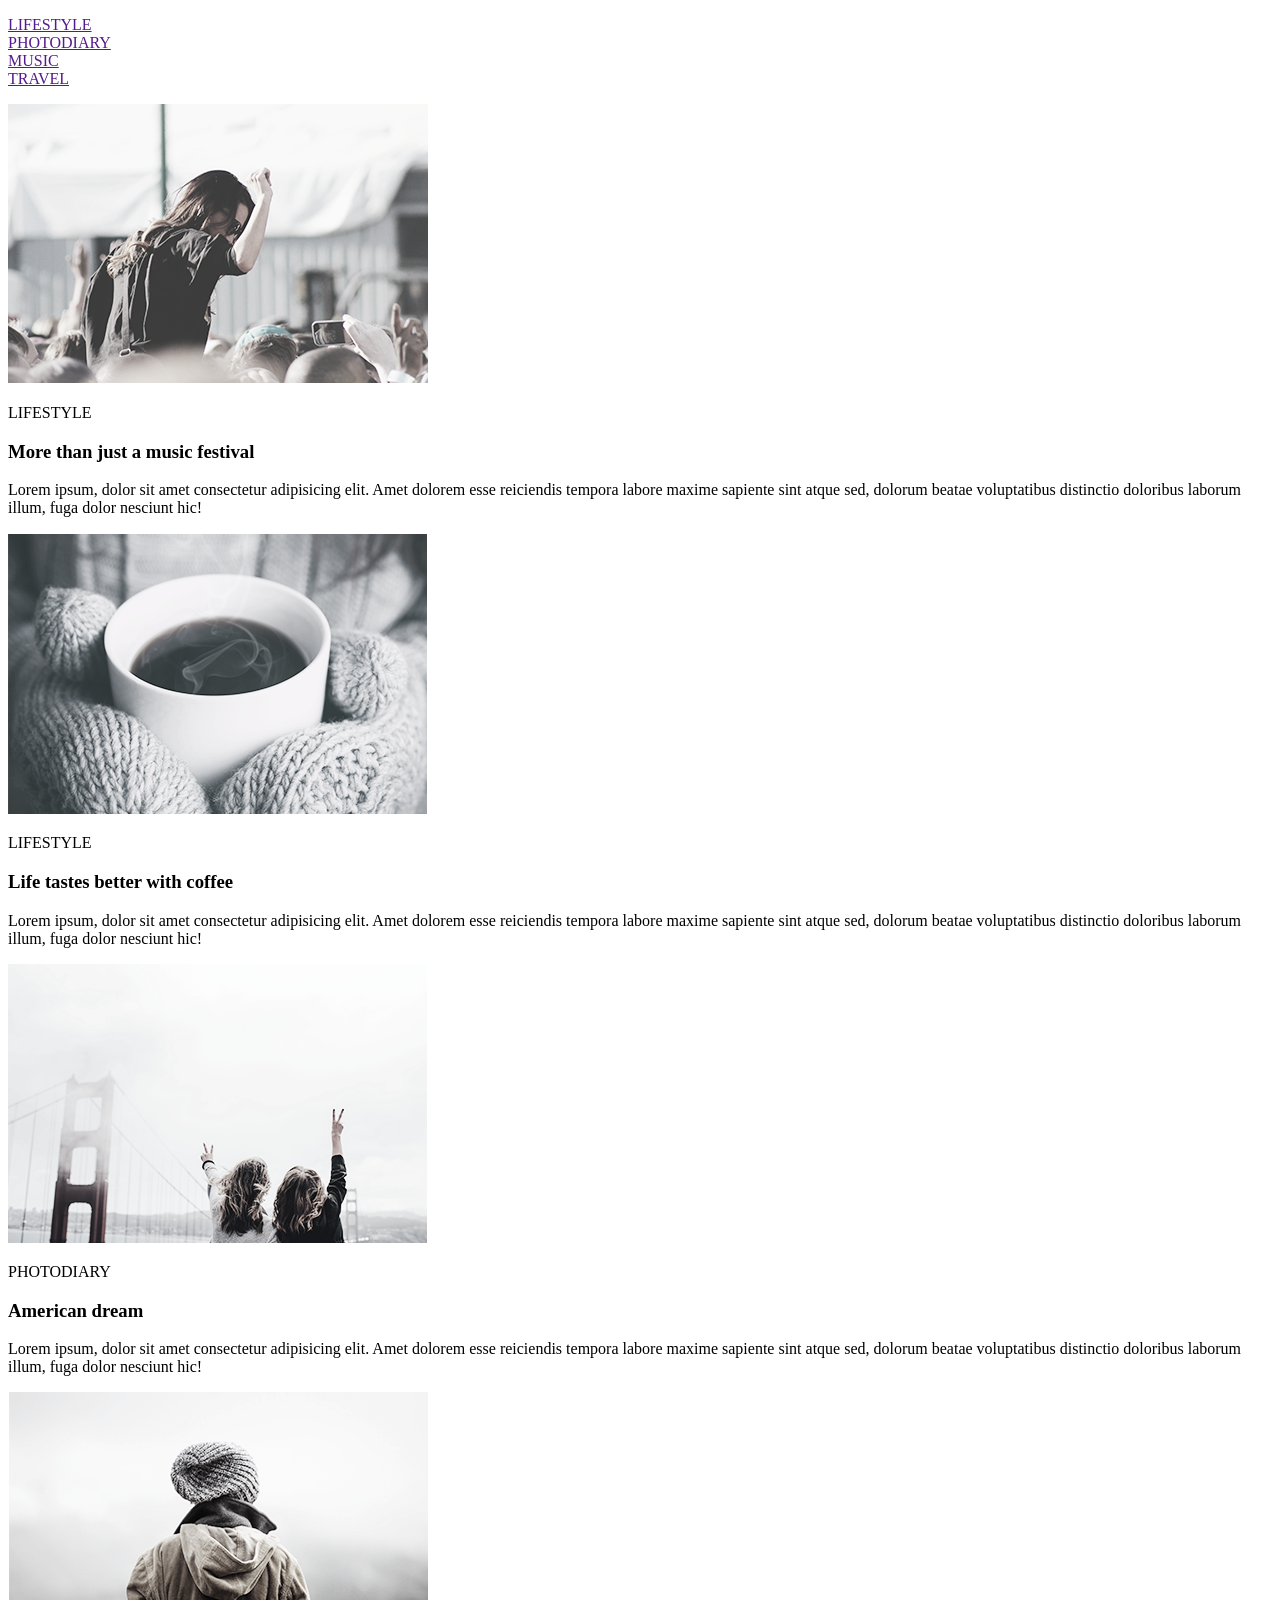
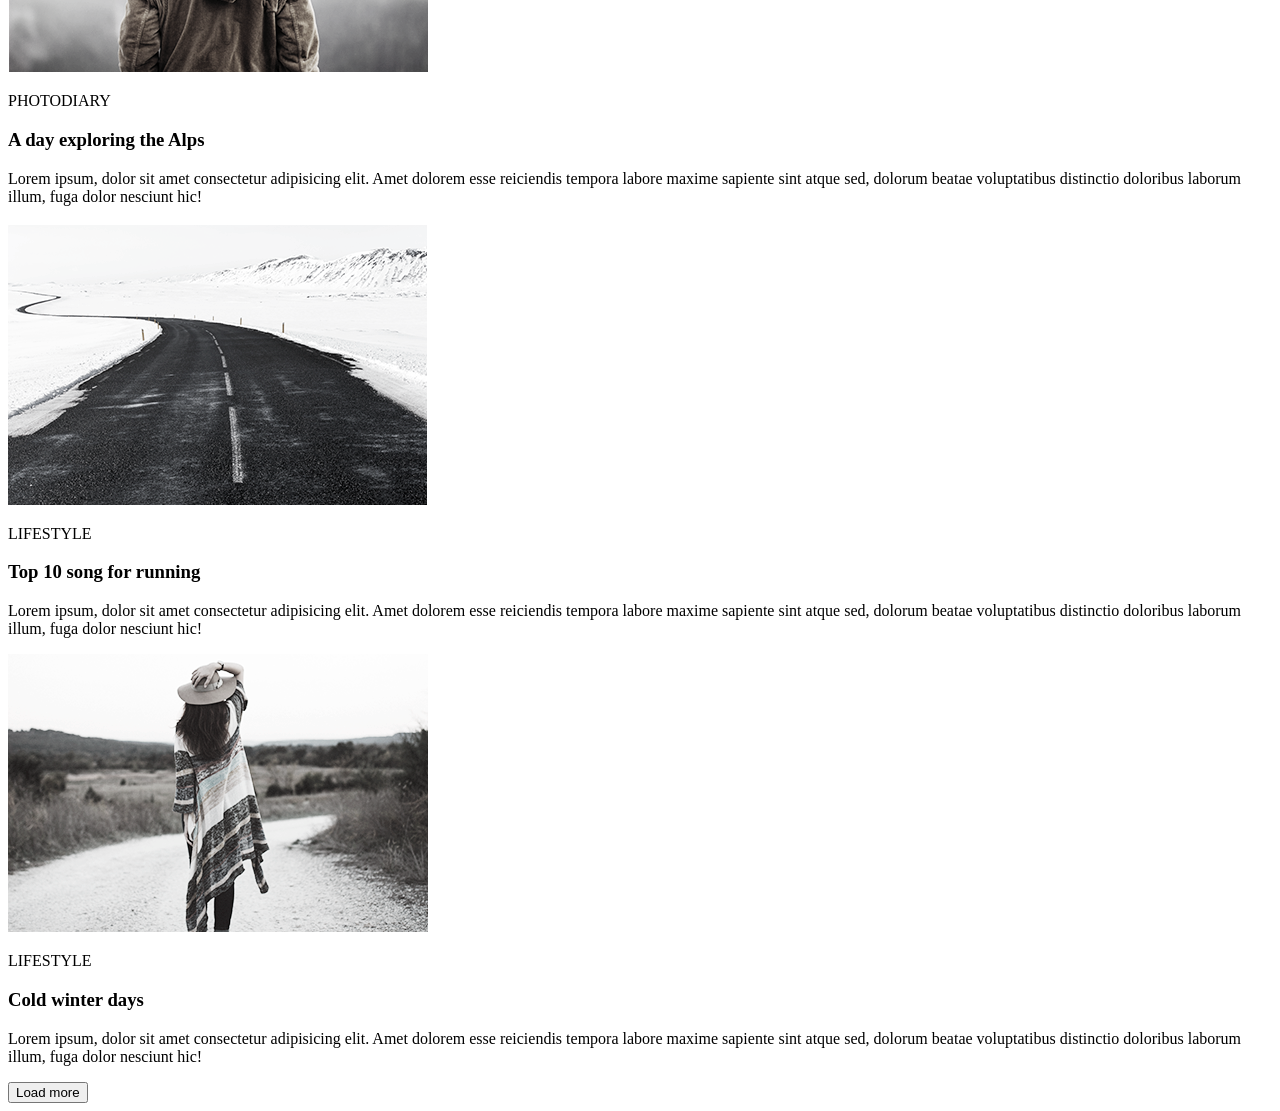
<file: module_01-02/index.html>
<!DOCTYPE html>
<html lang="en">
<head>
    <meta charset="UTF-8">
    <meta name="viewport" content="width=device-width, initial-scale=1.0">
    <meta http-equiv="X-UA-Compatible" content="ie=edge">
    <title>homework-01</title>
    <style>
        ul {
            margin-left: -40px;
            list-style: none;
        }
        
    </style>
</head>
<body>
    <header>
    <nav>
    <ul>
        <li><a href="">LIFESTYLE</a></li>
        <li><a href="">PHOTODIARY</a></li>
        <li><a href="">MUSIC</a></li>
        <li><a href="">TRAVEL</a></li>
    </ul>
    </nav>
    </header>
    <main>
    <section>
    <ul>
     <li>
     <img src="./img/web1.png"  alt="">
      <p>LIFESTYLE</p>
      <h3>More than just a music festival</h3>
      <p>Lorem ipsum, dolor sit amet consectetur adipisicing elit. Amet dolorem esse reiciendis tempora labore maxime sapiente sint atque sed, dolorum beatae voluptatibus distinctio doloribus laborum illum, fuga dolor nesciunt hic!</p>
     </li>
     <li>
     <img src="./img/web2.png" alt="">
      <p>LIFESTYLE</p>
      <h3>Life tastes better with coffee</h3>
      <p>Lorem ipsum, dolor sit amet consectetur adipisicing elit. Amet dolorem esse reiciendis tempora labore maxime sapiente sint atque sed, dolorum beatae voluptatibus distinctio doloribus laborum illum, fuga dolor nesciunt hic!</p>
     </li>
     <li>
     <img src="./img/web3.png" alt="">
      <p>PHOTODIARY</p>
      <h3>American dream</h3>
      <p>Lorem ipsum, dolor sit amet consectetur adipisicing elit. Amet dolorem esse reiciendis tempora labore maxime sapiente sint atque sed, dolorum beatae voluptatibus distinctio doloribus laborum illum, fuga dolor nesciunt hic!</p>
     </li>
     <li>
     <img src="./img/web4.png" alt="">
      <p>PHOTODIARY</p>
      <h3>A day exploring the Alps</h3>
      <p>Lorem ipsum, dolor sit amet consectetur adipisicing elit. Amet dolorem esse reiciendis tempora labore maxime sapiente sint atque sed, dolorum beatae voluptatibus distinctio doloribus laborum illum, fuga dolor nesciunt hic!</p>
     </li>
     <li>
      <img src="./img/web5.png" alt="">
      <p>LIFESTYLE</p>
      <h3>Top 10 song for running</h3>
      <p>Lorem ipsum, dolor sit amet consectetur adipisicing elit. Amet dolorem esse reiciendis tempora labore maxime sapiente sint atque sed, dolorum beatae voluptatibus distinctio doloribus laborum illum, fuga dolor nesciunt hic!</p>
     </li>
     <li>
      <img src="./img/web6.png" alt="">
      <p>LIFESTYLE</p>
      <h3>Cold winter days</h3>
      <p>Lorem ipsum, dolor sit amet consectetur adipisicing elit. Amet dolorem esse reiciendis tempora labore maxime sapiente sint atque sed, dolorum beatae voluptatibus distinctio doloribus laborum illum, fuga dolor nesciunt hic!</p>
    </li>
    </ul>
      <button>Load more</button>
    </section>
    </main>
</body>
</html>
</file>
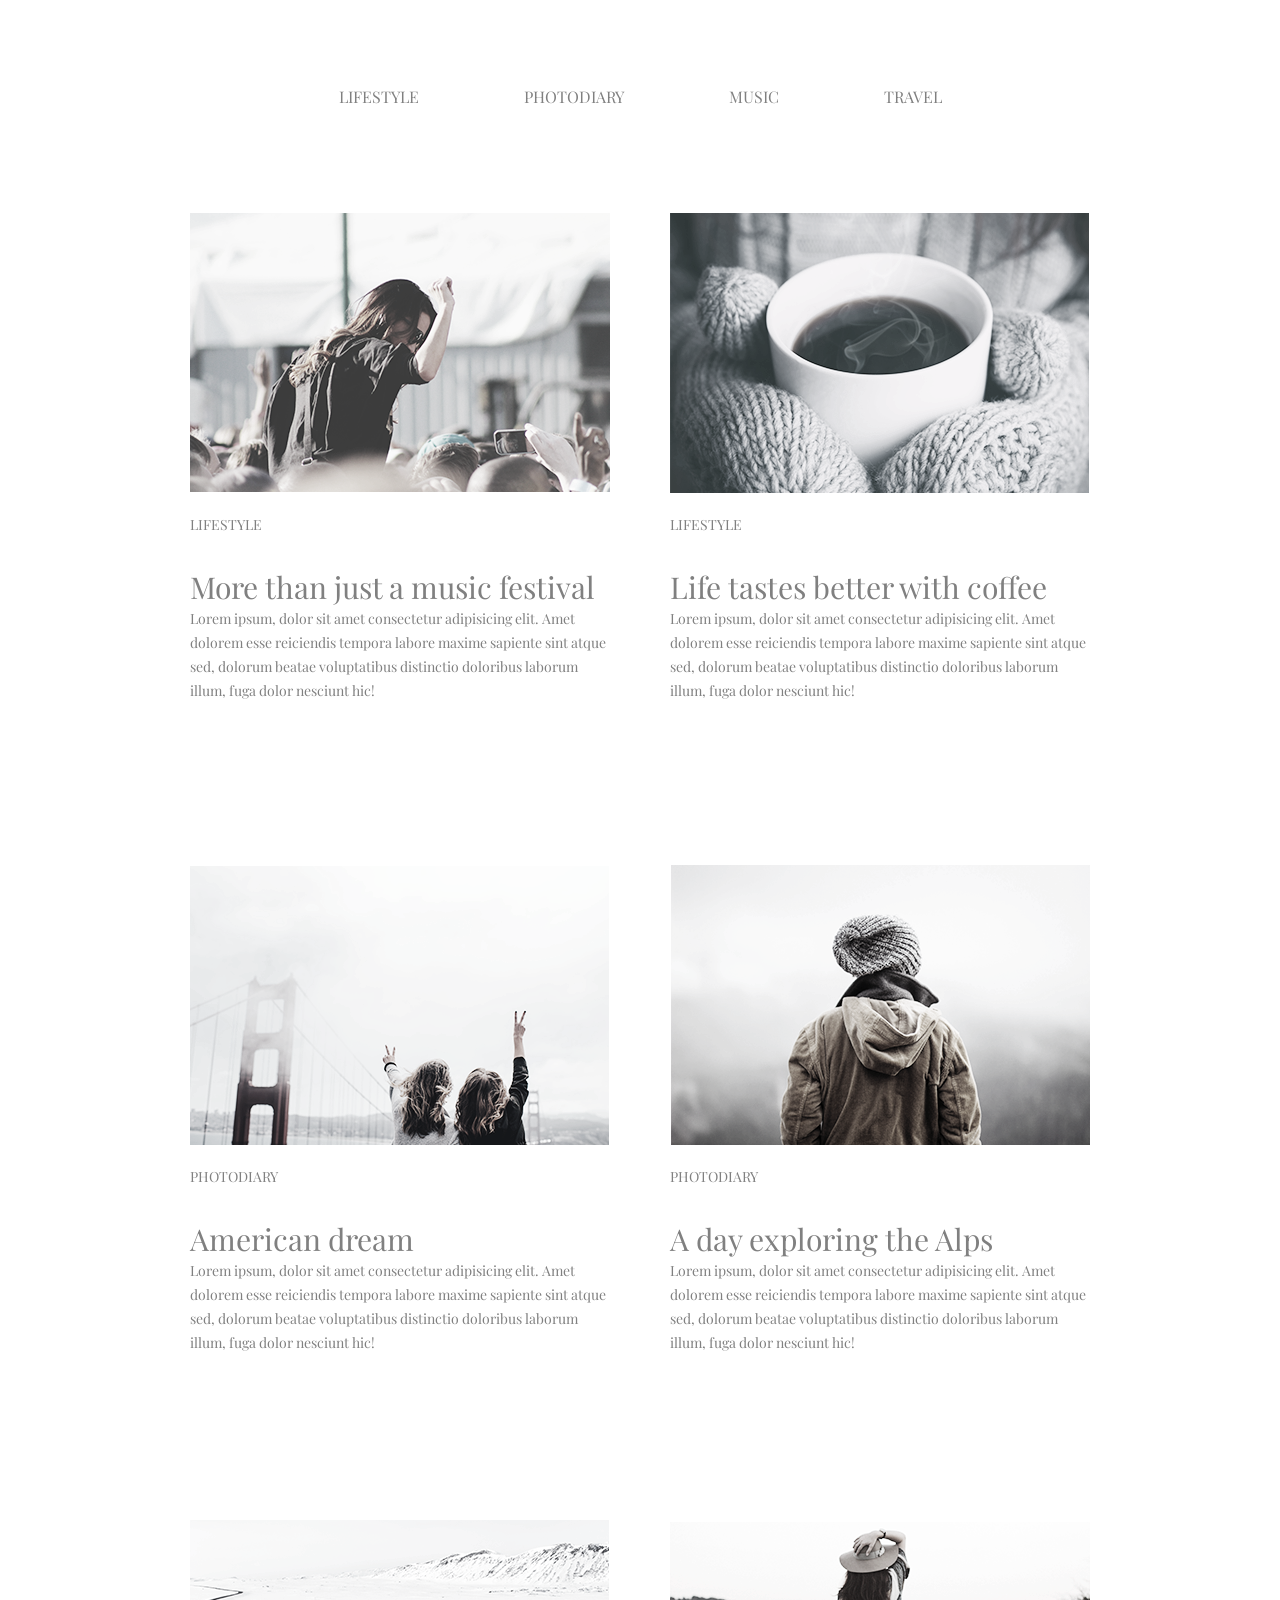
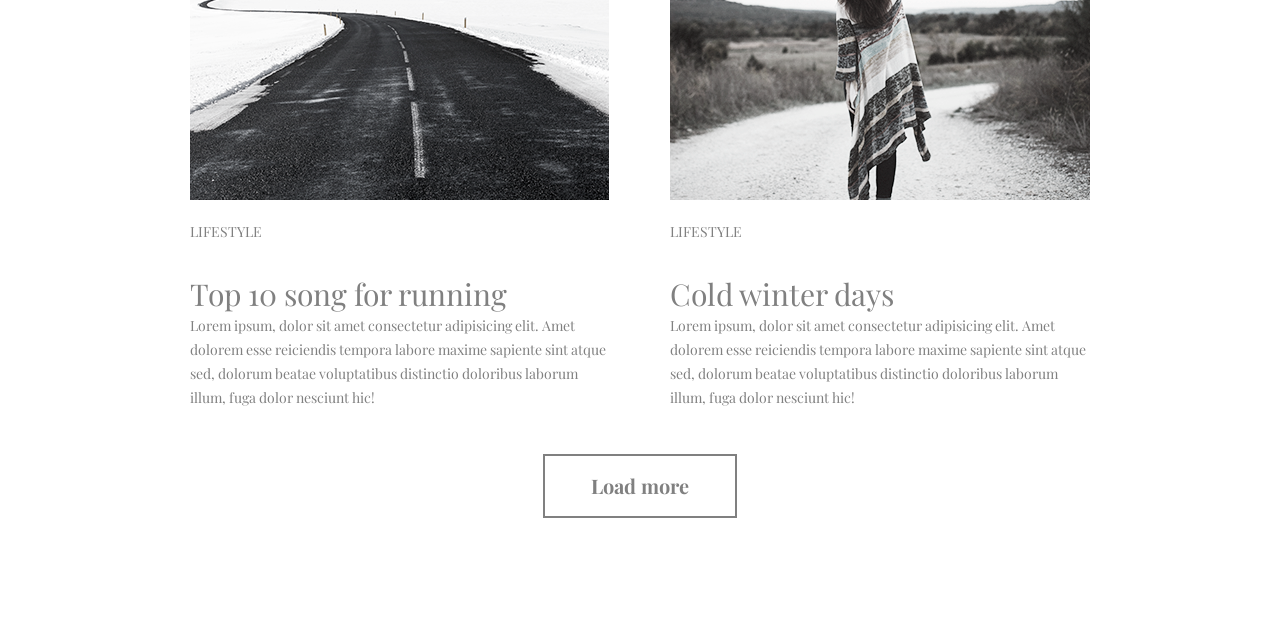
<file: module_03/index.html>
<!DOCTYPE html>
<html lang="en">
<head>
    <meta charset="UTF-8">
    <meta name="viewport" content="width=device-width, initial-scale=1.0">
    <meta http-equiv="X-UA-Compatible" content="ie=edge">
    <link rel="stylesheet" href="./style(3).css">
    <title>homework-01</title>
</head>
<body>
    <header class="site-header container">
    <nav class="page-nav">
    <ul class="site-navigation">
        <li><a href="">LIFESTYLE</a></li>
        <li><a href="">PHOTODIARY</a></li>
        <li><a href="">MUSIC</a></li>
        <li><a href="">TRAVEL</a></li>
    </ul>
    </nav>
    </header>
    <main class="container">
    <section class="container-section">
    <ul class="container-section-ul">
     <li class="container-section-item">
     <img src="./img/web1.png"  alt="">
      <p class="p-1">LIFESTYLE</p>
      <h3 class="zagolovok">More than just a music festival</h3>
      <p class="p-1">Lorem ipsum, dolor sit amet consectetur adipisicing elit. Amet dolorem esse reiciendis tempora labore maxime sapiente sint atque sed, dolorum beatae voluptatibus distinctio doloribus laborum illum, fuga dolor nesciunt hic!</p>
     </li>
     <li class="container-section-item">
     <img src="./img/web2.png" alt="">
      <p class="p-1">LIFESTYLE</p>
      <h3 class="zagolovok">Life tastes better with coffee</h3>
      <p class="p-1">Lorem ipsum, dolor sit amet consectetur adipisicing elit. Amet dolorem esse reiciendis tempora labore maxime sapiente sint atque sed, dolorum beatae voluptatibus distinctio doloribus laborum illum, fuga dolor nesciunt hic!</p>
     </li>
     <li class="container-section-item">
     <img src="./img/web3.png" alt="">
      <p class="p-1">PHOTODIARY</p>
      <h3 class="zagolovok">American dream</h3>
      <p class="p-1">Lorem ipsum, dolor sit amet consectetur adipisicing elit. Amet dolorem esse reiciendis tempora labore maxime sapiente sint atque sed, dolorum beatae voluptatibus distinctio doloribus laborum illum, fuga dolor nesciunt hic!</p>
     </li>
     <li class="container-section-item">
     <img src="./img/web4.png" alt="">
      <p class="p-1">PHOTODIARY</p>
      <h3 class="zagolovok">A day exploring the Alps</h3>
      <p class="p-1">Lorem ipsum, dolor sit amet consectetur adipisicing elit. Amet dolorem esse reiciendis tempora labore maxime sapiente sint atque sed, dolorum beatae voluptatibus distinctio doloribus laborum illum, fuga dolor nesciunt hic!</p>
     </li>
     <li class="container-section-item">
      <img src="./img/web5.png" alt="">
      <p class="p-1">LIFESTYLE</p>
      <h3 class="zagolovok">Top 10 song for running</h3>
      <p class="p-1">Lorem ipsum, dolor sit amet consectetur adipisicing elit. Amet dolorem esse reiciendis tempora labore maxime sapiente sint atque sed, dolorum beatae voluptatibus distinctio doloribus laborum illum, fuga dolor nesciunt hic!</p>
     </li>
     <li class="container-section-item">
      <img src="./img/web6.png" alt="">
      <p class="p-1">LIFESTYLE</p>
      <h3 class="zagolovok">Cold winter days</h3>
      <p class="p-1">Lorem ipsum, dolor sit amet consectetur adipisicing elit. Amet dolorem esse reiciendis tempora labore maxime sapiente sint atque sed, dolorum beatae voluptatibus distinctio doloribus laborum illum, fuga dolor nesciunt hic!</p>
    </li>
    </ul>
    <div>
      <p style="text-align: center"><button class="load-more">Load more</button></p>
    </div>
    </section>
    </main>
        
</body>
</html>
</file>
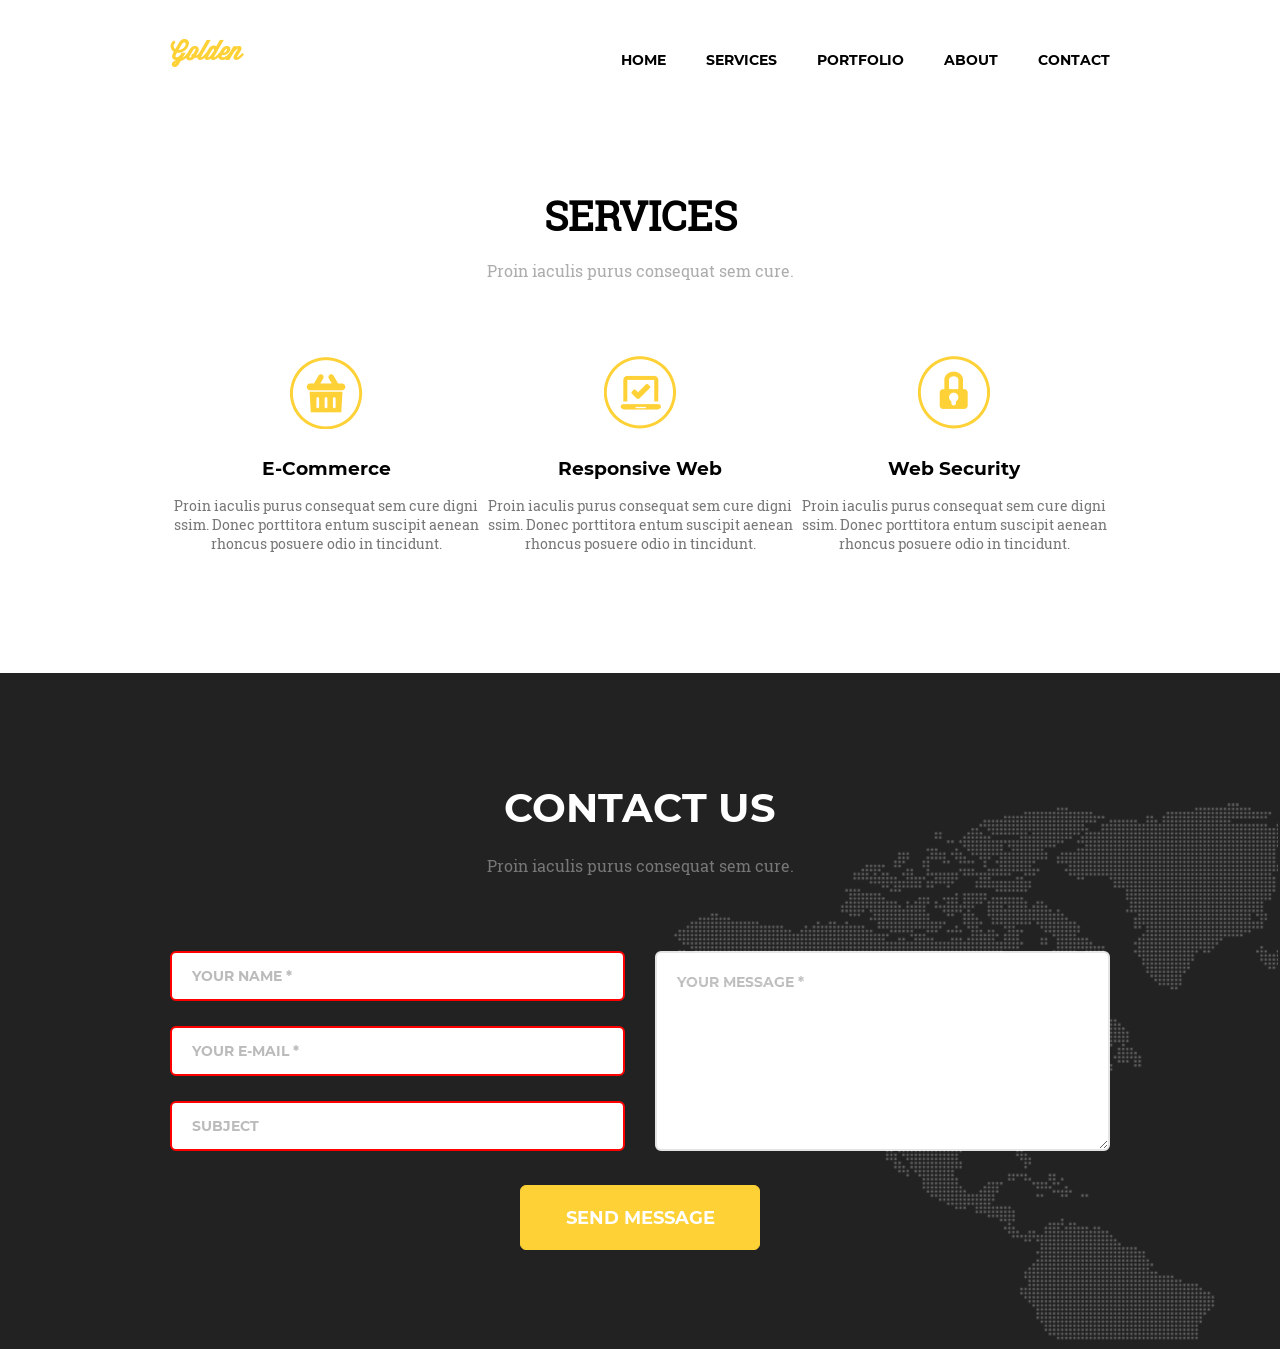
<file: module_07/index.html>
<!DOCTYPE html>
<html lang="en">
<head>
    <meta charset="UTF-8">
    <meta name="viewport" content="width=device-width, initial-scale=1.0">
    <meta http-equiv="X-UA-Compatible" content="ie=edge">
    <link rel="stylesheet" href="../module_07/css/style.css">
    <title>Document</title>
</head>
<body>
    <header class="page-head container">
        <nav class="page-nav">
            <h1 class="logo">Golden</h1>
            <ul class="site-navigation">
                <li class="navigation-item"><a href="#" class="navigation-link">home</a></li>
                <li class="navigation-item"><a href="#" class="navigation-link">services</a></li>
                <li class="navigation-item"><a href="#" class="navigation-link">portfolio</a></li>
                <li class="navigation-item"><a href="#" class="navigation-link">about</a></li>
                <li class="navigation-item"><a href="#" class="navigation-link">contact</a></li>
            </ul>
        </nav>
    </header>
    <main class="mainer  container">
        <section class="contenter">
            <h2 class="zagolovok">Services</h2>
            <p class="texter">Proin iaculis purus consequat sem cure.</p>
            <div class="div__section">
                <ul class="karman">
               <li class="karman__item">
                <img src="./img/img_1.png" alt="" class="boder-img">
                    <h3 class="boder-zagolovok">E-Commerce</h3>
                    <p class="text">Proin iaculis purus consequat sem cure 
                            digni ssim. Donec porttitora entum suscipit 
                            aenean rhoncus posuere odio in tincidunt.</p>
                        </li>
                        <li class="karman__item">
                <img src="./img/img_2.png" alt="" class="boder-img">
                    <h3 class="boder-zagolovok">Responsive Web</h3>
                    <p class="text">Proin iaculis purus consequat sem cure 
                            digni ssim. Donec porttitora entum suscipit 
                            aenean rhoncus posuere odio in tincidunt.</p>
                        </li>
                        <li class="karman__item">
                <img src="./img/img_3.png" alt="" class="boder-img">
                    <h3 class="boder-zagolovok">Web Security</h3>
                    <p class="text">Proin iaculis purus consequat sem cure 
                            digni ssim. Donec porttitora entum suscipit 
                            aenean rhoncus posuere odio in tincidunt.</p>
                        </li>
                        </ul>
        </div>
        </section>
    </main>
    <section class="index">
            <h3 class="biger">contact us</h3>
            <p class="prot">Proin iaculis purus consequat sem cure. </p>
            <img src="./img/country.png" alt="" class="country">
    <form class="invalided">
        <div class="pre-footer">
            <div class="inputerer">
                <input type="name"  placeholder="your name *" class="input" required>
                <input type="email" placeholder="your e-mail *" class="input" required>
                <input type="subject" placeholder="subject" class="input" required>
            </div>
            <div class="area">
                <textarea name="takta" id="" cols="45" rows="5" placeholder="your message *" class="text-area"></textarea>
            </div>
        </div>
        <div class="pre-footer">
            <input type="submit" value="send message" class="submiter">
        </div>
    </form>
</section>
</body>
</html>
</file>
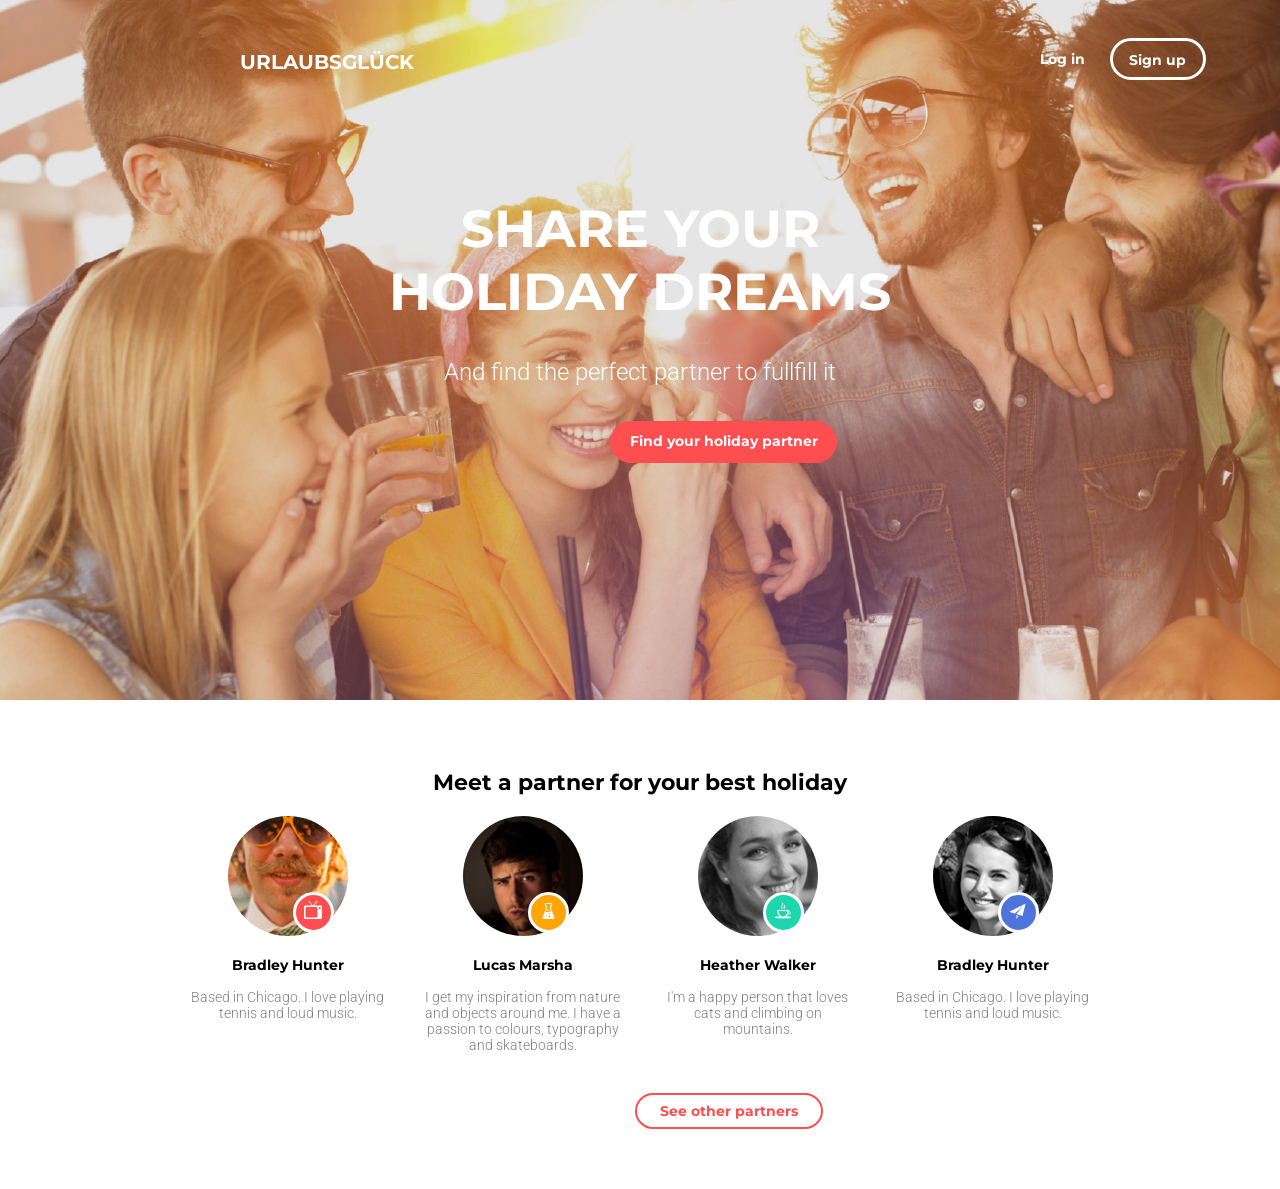
<file: module_08/index.html>
<!DOCTYPE html>
<html lang="en">
<head>
    <meta charset="UTF-8">
    <meta name="viewport" content="width=device-width, initial-scale=1.0">
    <meta http-equiv="X-UA-Compatible" content="ie=edge">
    <link rel="stylesheet" href="./css/style.css">
    <title>Document</title>
</head>
<body>
    <header class="page__header">
        <nav class="container__for__link">
        <a href="" class="header__link1">Log in</a>
        <a href="" class="header__link2">Sign up</a>
        </nav>
        <a href="" class="header__logo colorer">
                Urlaubsglück</a>
        <h3 class="header__zagolovok colorer">Share your
                holiday dreams</h3>
        <p class="header__text">And find the perfect partner
                to fullfill it</p>
        <!-- <input type="button" value="Find your holiday partner" class="button"> -->
        <a href="" class="button">Find your holiday partner</a>
    </header>
    <main class="mainer">
        <section class="special">
            <h3 class="main__zagolovok">
                Meet a partner for your
                best holiday
            </h3>
        </section>
            <section class="boder container">
                <div class="section__karman">
                    <img src="./img/img_1.png" alt="" class="div__img" width="120px" height="120px">
                    <div class="section__paket1">
                        <a href="" class="div__link">
                                <img src="./img/TV.png" alt="" class="a__img1">
                        </a>
                    </div>
                            <h3 class="img__h">
                                Bradley Hunter
                            </h3>
                            <p class="h__text">
                                    Based in Chicago. I love playing tennis and loud music.
                            </p>
                </div>
                <div class="section__karman">
                    <img src="./img/img_2.png" alt="" class="div__img" width="120px" height="120px">
                    <div class="section__paket2">
                        <a href="" class="div__link">
                                <img src="./img/colba.png" alt="" class="a__img2">
                        </a>
                    </div>
                            <h3 class="img__h">
                                Lucas Marsha
                            </h3>
                            <p class="h__text">
                                I get my inspiration from nature and objects around me. I have a passion to colours, typography and skateboards.
                            </p>
                </div>
                <div class="section__karman">
                    <img src="./img/img_3.png" alt="" class="div__img" width="120px" height="120px">
                    <div class="section__paket3">
                        <a href="" class="div__link">
                                <img src="./img/cup.png" alt="" class="a__img3">
                        </a>
                    </div>
                            <h3 class="img__h">
                                Heather Walker
                            </h3>
                            <p class="h__text">
                                I'm a happy person that loves cats and climbing on mountains.
                            </p>
                </div>
                <div class="section__karman">
                    <img src="./img/img_4.png" alt="" class="div__img" width="120px" height="120px">
                    <div class="section__paket4">
                        <a href="" class="div__link">
                                <img src="./img/telegram.png" alt="" class="a__img4">
                        </a>
                    </div>
                            <h3 class="img__h">
                                Bradley Hunter
                            </h3>
                            <p class="h__text">
                                Based in Chicago. I love playing tennis and loud music.
                            </p>
                </div>
            </section>
            <input type="button" value="See other partners" class="buttoner">
    </main>
</body>
</html>
</file>
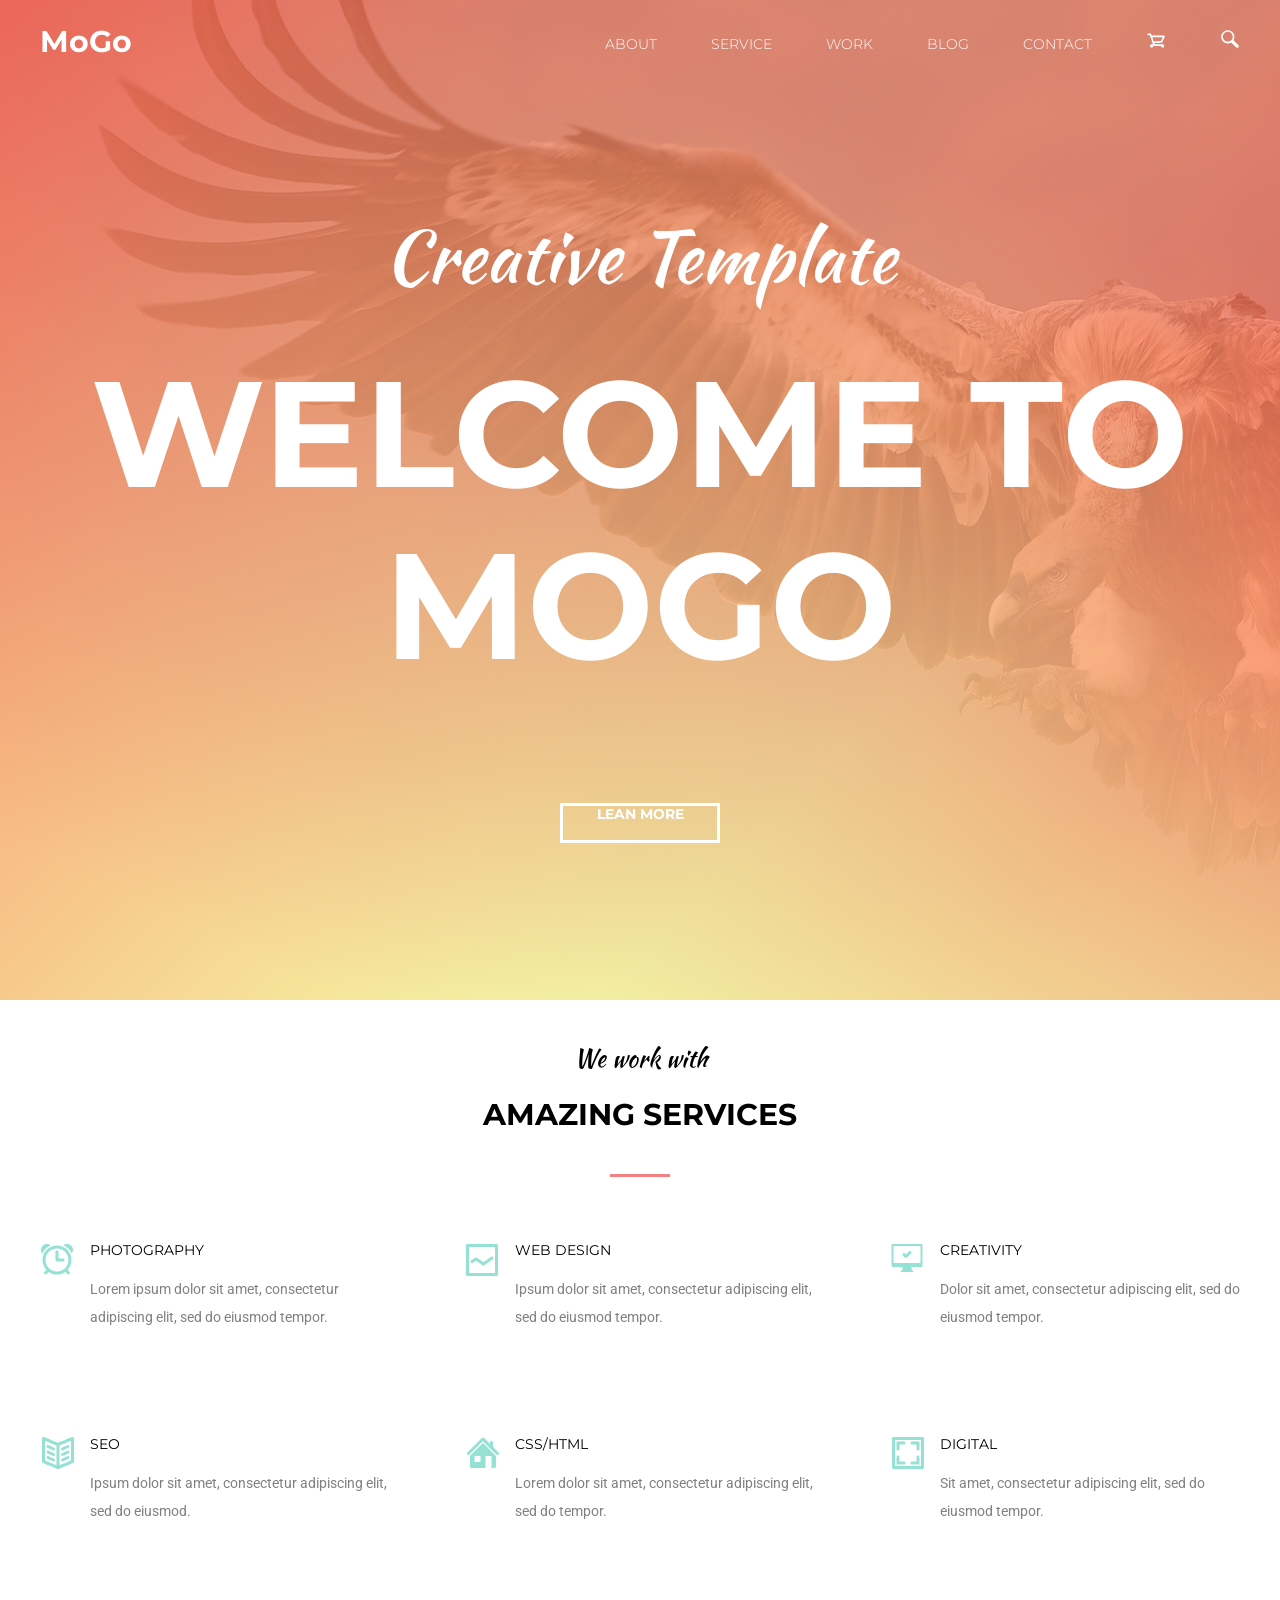
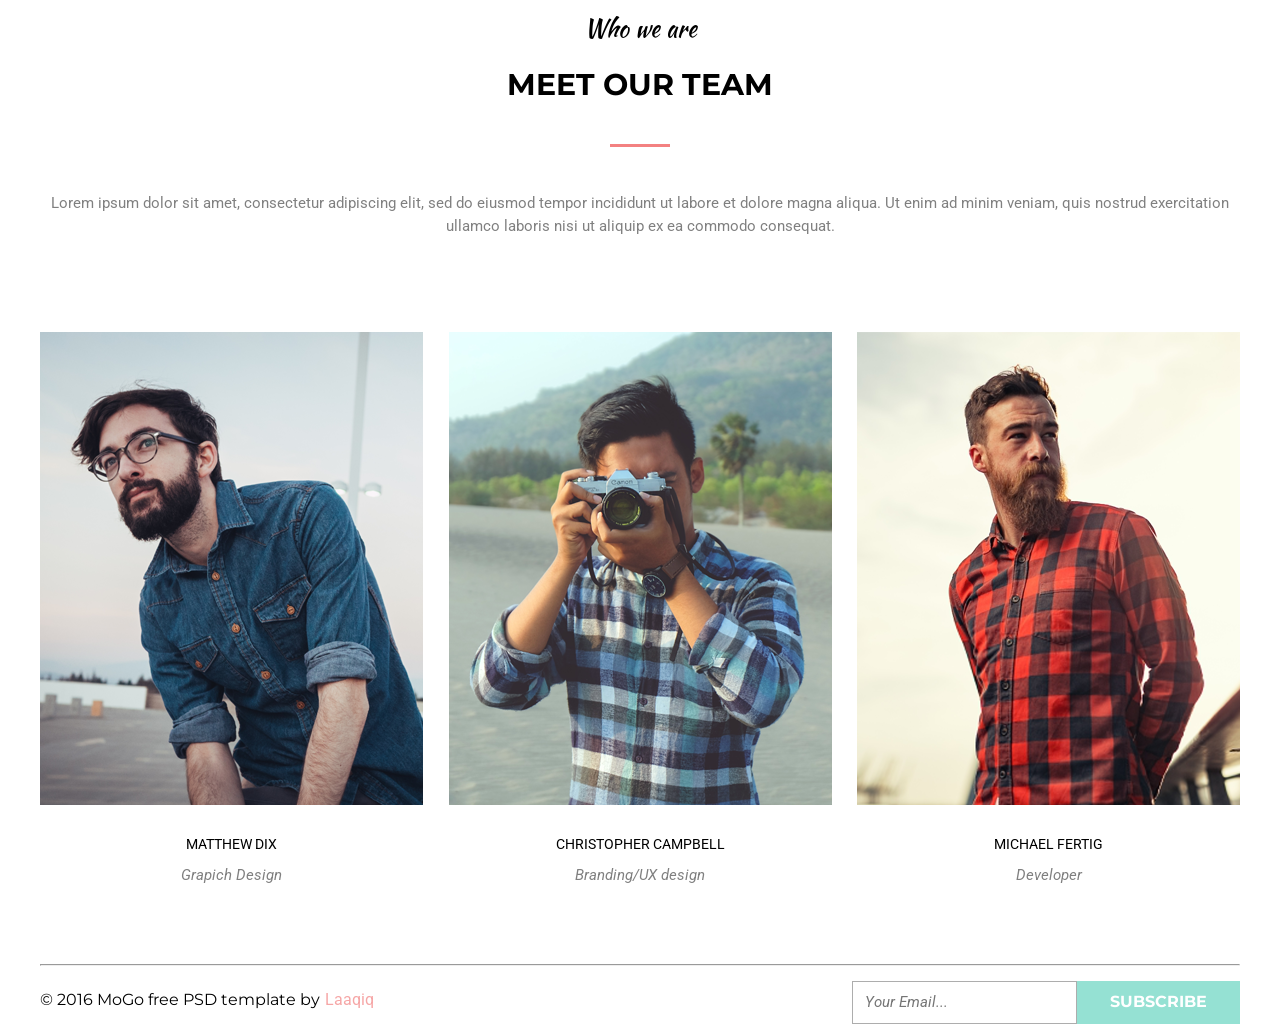
<file: module_10/index.html>
<!DOCTYPE html>
<html lang="en">
<head>
    <meta charset="UTF-8">
    <meta name="viewport" content="width=device-width, initial-scale=1.0">
    <meta http-equiv="X-UA-Compatible" content="ie=edge">
    <link rel="stylesheet" href="./css/style.css">
    <link rel="stylesheet" href="./css/normalize.css">
    <title>MoGo</title>
</head>
<body>
    <header class="header">
        <div class="header__img">
        <div class="container">
        <nav class="header__nav">
            <h3 class="nav__logo">MoGo</h3>
            <ul class="nav__list">
                <li class="nav__item"><a href="" class="nav__link">About</a></li>
                <li class="nav__item"><a href="" class="nav__link">service</a></li>
                <li class="nav__item"><a href="" class="nav__link">work</a></li>
                <li class="nav__item"><a href="" class="nav__link">blog</a></li>
                <li class="nav__item"><a href="" class="nav__link">contact</a></li>
                <li class="nav__icon"><a href="" class="nav__link--svg"><svg version="1.1" xmlns="http://www.w3.org/2000/svg" xmlns:xlink="http://www.w3.org/1999/xlink" width="20" height="17"><defs/><g><path class="link__icon" fill="#fff" stroke="none" paint-order="stroke fill markers" fill-rule="evenodd" d=" M 18.725997924804688 4.662798166275024 C 18.725997924804688 4.662798166275024 18.727256774902344 4.663402318954468 18.727256774902344 4.663402318954468 C 18.727256774902344 4.663402318954468 16.252357482910156 10.163155198097229 16.252357482910156 10.163155198097229 C 16.252357482910156 10.163155198097229 16.252243041992188 10.163155198097229 16.252243041992188 10.163155198097229 C 16.13013458251953 10.434268712997437 15.866119384765625 10.62744653224945 15.554840087890625 10.647685647010803 C 15.554840087890625 10.647685647010803 15.554840087890625 10.647685647010803 15.554840087890625 10.647685647010803 C 15.554840087890625 10.647685647010803 8.427230834960938 11.122700691223145 8.427230834960938 11.122700691223145 C 8.427230834960938 11.122700691223145 8.8389892578125 12.299288034439087 8.8389892578125 12.299288034439087 C 8.8389892578125 12.299288034439087 16.60002899169922 12.299288034439087 16.60002899169922 12.299288034439087 C 17.511207580566406 12.299288034439087 18.249923706054688 13.038468837738037 18.249923706054688 13.949833154678345 C 18.249923706054688 14.861197471618652 17.511207580566406 15.599623084068298 16.60002899169922 15.599623084068298 C 15.688735961914062 15.599623084068298 14.949905395507812 14.861197471618652 14.949905395507812 13.949833154678345 C 14.949905395507812 13.949833154678345 7.249977111816406 13.949833154678345 7.249977111816406 13.949833154678345 C 7.249977111816406 14.861197471618652 6.511260986328125 15.599623084068298 5.599967956542969 15.599623084068298 C 4.6886749267578125 15.599623084068298 3.9499588012695312 14.861197471618652 3.9499588012695312 13.949833154678345 C 3.9499588012695312 13.038468837738037 4.6886749267578125 12.299288034439087 5.599967956542969 12.299288034439087 C 5.599967956542969 12.299288034439087 7.090904235839844 12.299288034439087 7.090904235839844 12.299288034439087 C 7.090904235839844 12.299288034439087 3.9147109985351562 3.2246127128601074 3.9147109985351562 3.2246127128601074 C 3.9147109985351562 3.2246127128601074 2.0249481201171875 3.2246127128601074 2.0249481201171875 3.2246127128601074 C 1.5693588256835938 3.2246127128601074 1.1999435424804688 2.8550223112106323 1.1999435424804688 2.3996422290802 C 1.1999435424804688 1.944262146949768 1.5693588256835938 1.574671745300293 2.0249481201171875 1.574671745300293 C 2.0249481201171875 1.574671745300293 4.499961853027344 1.574671745300293 4.499961853027344 1.574671745300293 C 4.8598785400390625 1.574671745300293 5.1629180908203125 1.8065153360366821 5.2755279541015625 2.128377676010132 C 5.2755279541015625 2.128377676010132 5.278617858886719 2.127169370651245 5.278617858886719 2.127169370651245 C 5.278617858886719 2.127169370651245 5.759040832519531 3.4999552965164185 5.759040832519531 3.4999552965164185 C 5.759040832519531 3.4999552965164185 17.97492218017578 3.4999552965164185 17.97492218017578 3.4999552965164185 C 18.430625915527344 3.4999552965164185 18.7999267578125 3.86894154548645 18.7999267578125 4.324925780296326 C 18.7999267578125 4.445303201675415 18.77257537841797 4.559034943580627 18.725997924804688 4.662798166275024 Z M 6.336509704589844 5.149745225906372 C 6.336509704589844 5.149745225906372 7.861663818359375 9.50689435005188 7.861663818359375 9.50689435005188 C 7.861663818359375 9.50689435005188 14.950935363769531 9.034144878387451 14.950935363769531 9.034144878387451 C 14.950935363769531 9.034144878387451 16.699020385742188 5.149745225906372 16.699020385742188 5.149745225906372 C 16.699020385742188 5.149745225906372 6.336509704589844 5.149745225906372 6.336509704589844 5.149745225906372 Z"/></g></svg></a></li>
                <li class="nav__icon"><a href="" class="nav__link--svg"><svg version="1.1" xmlns="http://www.w3.org/2000/svg" xmlns:xlink="http://www.w3.org/1999/xlink" width="20" height="20"><defs/><g><path class="link__icon" fill="#fff" stroke="none" paint-order="stroke fill markers" fill-rule="evenodd" d=" M 18.316757202148438 15.982783198356628 C 18.615333557128906 16.28138566017151 18.7999267578125 16.693870902061462 18.7999267578125 17.149855136871338 C 18.7999267578125 18.061219453811646 18.06121063232422 18.79964506626129 17.15003204345703 18.79964506626129 C 16.69432830810547 18.79964506626129 16.281768798828125 18.614925384521484 15.983192443847656 18.316322922706604 C 15.983192443847656 18.316322922706604 15.983192443847656 18.316322922706604 15.983192443847656 18.316322922706604 C 15.983192443847656 18.316322922706604 11.147491455078125 13.480533838272095 11.147491455078125 13.480533838272095 C 10.165130615234375 14.061124563217163 9.023468017578125 14.399601101875305 7.799980163574219 14.399601101875305 C 4.1549224853515625 14.399601101875305 1.1999435424804688 11.444992423057556 1.1999435424804688 7.7996861934661865 C 1.1999435424804688 4.154833078384399 4.1549224853515625 1.199620246887207 7.799980163574219 1.199620246887207 C 11.445037841796875 1.199620246887207 14.39990234375 4.154833078384399 14.39990234375 7.7996861934661865 C 14.39990234375 9.02324640750885 14.0611572265625 10.164792895317078 13.480941772460938 11.14699411392212 C 13.480941772460938 11.14699411392212 18.316757202148438 15.982783198356628 18.316757202148438 15.982783198356628 C 18.316757202148438 15.982783198356628 18.316757202148438 15.982783198356628 18.316757202148438 15.982783198356628 Z M 7.799980163574219 2.8494101762771606 C 5.06610107421875 2.8494101762771606 2.8499526977539062 5.065593242645264 2.8499526977539062 7.7996861934661865 C 2.8499526977539062 10.533628106117249 5.06610107421875 12.749811172485352 7.799980163574219 12.749811172485352 C 10.533744812011719 12.749811172485352 12.749893188476562 10.533628106117249 12.749893188476562 7.7996861934661865 C 12.749893188476562 5.065593242645264 10.533744812011719 2.8494101762771606 7.799980163574219 2.8494101762771606 Z"/></g></svg></a></li>
            </ul>
        </nav>
        <h3 class="div__title">Creative Template</h3>
        <h3 class="div__subtitle">Welcome
                to MoGo</h3>
        <button class="div__button">
            lean more
        </button>
    </div>
    </div>
    </header>
    <main class="container">
        <section class="section services">
        <h3 class="section__title">We work with</h3>
        <p class="section__subtitle">Amazing Services</p>
        <div class="services__list">
        <div class="services__item">
            <a href="" class="services__icon">
            <svg version="1.1" xmlns="http://www.w3.org/2000/svg" xmlns:xlink="http://www.w3.org/1999/xlink" width="34" height="34"><defs/><g><path fill="rgb(149,225,211)" stroke="none" paint-order="stroke fill markers" fill-rule="evenodd" d=" M 31.73963165283203 11.502825856208801 C 30.156341552734375 7.806619763374329 27.19312286376953 4.84309983253479 23.49736785888672 3.2600687742233276 C 24.496780395507812 2.473310947418213 25.754714965820312 1.9999573230743408 27.12560272216797 1.9999573230743408 C 30.369888305664062 1.9999573230743408 32.999969482421875 4.629682898521423 32.999969482421875 7.873982787132263 C 32.999969482421875 9.244956254959106 32.526641845703125 10.50265109539032 31.73963165283203 11.502825856208801 Z M 31.49999237060547 17.999732732772827 C 31.49999237060547 21.851961255073547 29.987770080566406 25.34290647506714 27.5374755859375 27.93985676765442 C 27.5374755859375 27.93985676765442 29.565597534179688 29.967695236206055 29.565597534179688 29.967695236206055 C 29.833961486816406 30.23654317855835 30.000015258789062 30.60719084739685 30.000015258789062 31.016655325889587 C 30.000015258789062 31.835735321044922 29.335914611816406 32.499699115753174 28.516860961914062 32.499699115753174 C 28.107276916503906 32.499699115753174 27.736488342285156 32.33401024341583 27.468124389648438 32.06516230106354 C 27.468124389648438 32.06516230106354 25.289627075195312 29.886587738990784 25.289627075195312 29.886587738990784 C 22.939125061035156 31.529278874397278 20.084854125976562 32.499699115753174 16.999984741210938 32.499699115753174 C 13.921180725097656 32.499699115753174 11.071830749511719 31.53350794315338 8.723960876464844 29.89670729637146 C 8.723960876464844 29.89670729637146 6.5606842041015625 32.06032907962799 6.5606842041015625 32.06032907962799 C 6.289115905761719 32.33159363269806 5.914207458496094 32.499699115753174 5.499931335449219 32.499699115753174 C 4.671607971191406 32.499699115753174 3.9999542236328125 31.827881336212158 3.9999542236328125 30.99943697452545 C 3.9999542236328125 30.58574342727661 4.167839050292969 30.210262537002563 4.439292907714844 29.938997983932495 C 4.439292907714844 29.938997983932495 6.451164245605469 27.92747163772583 6.451164245605469 27.92747163772583 C 4.0077362060546875 25.331578612327576 2.4999771118164062 21.84531557559967 2.4999771118164062 17.999732732772827 C 2.4999771118164062 9.99184000492096 8.991867065429688 3.4996153116226196 16.999984741210938 3.4996153116226196 C 25.008102416992188 3.4996153116226196 31.49999237060547 9.99184000492096 31.49999237060547 17.999732732772827 Z M 16.999984741210938 6.499535441398621 C 10.648628234863281 6.499535441398621 5.499931335449219 11.64812457561493 5.499931335449219 17.999732732772827 C 5.499931335449219 24.351189851760864 10.648628234863281 29.499778985977173 16.999984741210938 29.499778985977173 C 23.351226806640625 29.499778985977173 28.499923706054688 24.351189851760864 28.499923706054688 17.999732732772827 C 28.499923706054688 11.64812457561493 23.351226806640625 6.499535441398621 16.999984741210938 6.499535441398621 Z M 23.00000762939453 19.49984383583069 C 23.00000762939453 19.49984383583069 16.999984741210938 19.49984383583069 16.999984741210938 19.49984383583069 C 16.171546936035156 19.49984383583069 15.500007629394531 18.828177094459534 15.500007629394531 17.999732732772827 C 15.500007629394531 17.999732732772827 15.500007629394531 9.999542951583862 15.500007629394531 9.999542951583862 C 15.500007629394531 9.171551704406738 16.171546936035156 8.499884963035583 16.999984741210938 8.499884963035583 C 17.82842254638672 8.499884963035583 18.499961853027344 9.171551704406738 18.499961853027344 9.999542951583862 C 18.499961853027344 9.999542951583862 18.499961853027344 16.499470591545105 18.499961853027344 16.499470591545105 C 18.499961853027344 16.499470591545105 23.00000762939453 16.499470591545105 23.00000762939453 16.499470591545105 C 23.828445434570312 16.499470591545105 24.499984741210938 17.17113733291626 24.499984741210938 17.999732732772827 C 24.499984741210938 18.828177094459534 23.828445434570312 19.49984383583069 23.00000762939453 19.49984383583069 Z M 2.2872314453125 11.705368041992188 C 1.4833984375 10.684954166412354 1 9.399921417236328 1 7.999797582626343 C 1 4.685718059539795 3.6862716674804688 1.9999573230743408 6.999908447265625 1.9999573230743408 C 8.400093078613281 1.9999573230743408 9.685035705566406 2.483430504798889 10.705848693847656 3.2868025302886963 C 6.930900573730469 4.9039682149887085 3.9042816162109375 7.930622100830078 2.2872314453125 11.705368041992188 Z"/></g></svg>
        </a>
            <h3 class="services__title">Photography</h3>
            <p class="services__text">Lorem ipsum dolor sit amet, consectetur adipiscing elit, sed do eiusmod tempor.</p>
        </div>
        <div class="services__item">
            <a href="" class="services__icon">
            <svg version="1.1" xmlns="http://www.w3.org/2000/svg" xmlns:xlink="http://www.w3.org/1999/xlink" width="35" height="35"><defs/><g><path fill="rgb(149,225,211)" stroke="none" paint-order="stroke fill markers" fill-rule="evenodd" d=" M 31.49993896484375 33.999786496162415 C 31.49993896484375 33.999786496162415 2.4999237060546875 33.999786496162415 2.4999237060546875 33.999786496162415 C 1.671600341796875 33.999786496162415 1.00006103515625 33.3279687166214 1.00006103515625 32.49952435493469 C 1.00006103515625 32.49952435493469 1.00006103515625 3.499440550804138 1.00006103515625 3.499440550804138 C 1.00006103515625 2.671600341796875 1.671600341796875 1.9997825622558594 2.4999237060546875 1.9997825622558594 C 2.4999237060546875 1.9997825622558594 31.49993896484375 1.9997825622558594 31.49993896484375 1.9997825622558594 C 32.32837677001953 1.9997825622558594 33.000030517578125 2.671600341796875 33.000030517578125 3.499440550804138 C 33.000030517578125 3.499440550804138 33.000030517578125 32.49952435493469 33.000030517578125 32.49952435493469 C 33.000030517578125 33.3279687166214 32.32837677001953 33.999786496162415 31.49993896484375 33.999786496162415 Z M 29.999961853027344 4.99970269203186 C 29.999961853027344 4.99970269203186 4.0000152587890625 4.99970269203186 4.0000152587890625 4.99970269203186 C 4.0000152587890625 4.99970269203186 4.0000152587890625 30.999866366386414 4.0000152587890625 30.999866366386414 C 4.0000152587890625 30.999866366386414 29.999961853027344 30.999866366386414 29.999961853027344 30.999866366386414 C 29.999961853027344 30.999866366386414 29.999961853027344 4.99970269203186 29.999961853027344 4.99970269203186 Z M 6.215362548828125 18.238500356674194 C 6.215362548828125 18.238500356674194 6.2146759033203125 18.237292051315308 6.2146759033203125 18.237292051315308 C 6.2146759033203125 18.237292051315308 10.214614868164062 15.737459301948547 10.214614868164062 15.737459301948547 C 10.214614868164062 15.737459301948547 10.215415954589844 15.738667607307434 10.215415954589844 15.738667607307434 C 10.4437255859375 15.598051071166992 10.712318420410156 15.516943573951721 10.999908447265625 15.516943573951721 C 11.311302185058594 15.516943573951721 11.600379943847656 15.611795544624329 11.840133666992188 15.774463653564453 C 11.840133666992188 15.774463653564453 11.845970153808594 15.765552401542664 11.845970153808594 15.765552401542664 C 11.845970153808594 15.765552401542664 18.47667694091797 20.185835480690002 18.47667694091797 20.185835480690002 C 18.47667694091797 20.185835480690002 26.11492156982422 14.794528007507324 26.11492156982422 14.794528007507324 C 26.36302947998047 14.612829089164734 26.668930053710938 14.505440950393677 27.00000762939453 14.505440950393677 C 27.828330993652344 14.505440950393677 28.499984741210938 15.176654577255249 28.499984741210938 16.005098938941956 C 28.499984741210938 16.505186319351196 28.254966735839844 16.94803023338318 27.878456115722656 17.220503091812134 C 27.878456115722656 17.220503091812134 27.87891387939453 17.221107244491577 27.87891387939453 17.221107244491577 C 27.87891387939453 17.221107244491577 19.378929138183594 23.22140061855316 19.378929138183594 23.22140061855316 C 19.378929138183594 23.22140061855316 19.37847137451172 23.22079646587372 19.37847137451172 23.22079646587372 C 19.131507873535156 23.399625658988953 18.828125 23.50520133972168 18.500022888183594 23.50520133972168 C 18.179359436035156 23.50520133972168 17.88238525390625 23.4044588804245 17.638626098632812 23.232728481292725 C 17.638626098632812 23.232728481292725 10.982398986816406 18.79522705078125 10.982398986816406 18.79522705078125 C 10.982398986816406 18.79522705078125 7.846832275390625 20.754947304725647 7.846832275390625 20.754947304725647 C 7.6058197021484375 20.920183062553406 7.3142242431640625 21.017300605773926 6.999969482421875 21.017300605773926 C 6.171531677246094 21.017300605773926 5.499992370605469 20.34548282623291 5.499992370605469 19.517038464546204 C 5.499992370605469 18.976472854614258 5.786323547363281 18.502515077590942 6.215362548828125 18.238500356674194 Z"/></g></svg>
        </a>
            <h3 class="services__title">Web Design</h3>
            <p class="services__text">Ipsum dolor sit amet, consectetur adipiscing elit, sed do eiusmod tempor.</p>
        </div>
        <div class="services__item">
            <a href="" class="services__icon">
            <svg version="1.1" xmlns="http://www.w3.org/2000/svg" xmlns:xlink="http://www.w3.org/1999/xlink" width="34" height="31"><defs/><g><path fill="rgb(149,225,211)" stroke="none" paint-order="stroke fill markers" fill-rule="evenodd" d=" M 31.000038146972656 24.99959671497345 C 31.000038146972656 24.99959671497345 23.500038146972656 24.99959671497345 23.500038146972656 24.99959671497345 C 23.500038146972656 24.99959671497345 21.499954223632812 24.99959671497345 21.499954223632812 24.99959671497345 C 21.499954223632812 24.99959671497345 21.499954223632812 27.49942946434021 21.499954223632812 27.49942946434021 C 21.499954223632812 27.49942946434021 23.500038146972656 29.499778985977173 23.500038146972656 29.499778985977173 C 23.500038146972656 29.499778985977173 23.500038146972656 29.999866366386414 23.500038146972656 29.999866366386414 C 23.500038146972656 29.999866366386414 10.500007629394531 29.999866366386414 10.500007629394531 29.999866366386414 C 10.500007629394531 29.999866366386414 10.500007629394531 29.499778985977173 10.500007629394531 29.499778985977173 C 10.500007629394531 29.499778985977173 12.499977111816406 27.49942946434021 12.499977111816406 27.49942946434021 C 12.499977111816406 27.49942946434021 12.499977111816406 24.99959671497345 12.499977111816406 24.99959671497345 C 12.499977111816406 24.99959671497345 10.500007629394531 24.99959671497345 10.500007629394531 24.99959671497345 C 10.500007629394531 24.99959671497345 3.0000076293945312 24.99959671497345 3.0000076293945312 24.99959671497345 C 2.17156982421875 24.99959671497345 1.500030517578125 24.327929973602295 1.500030517578125 23.499334573745728 C 1.500030517578125 23.499334573745728 1.500030517578125 3.4996153116226196 1.500030517578125 3.4996153116226196 C 1.500030517578125 2.671170949935913 2.17156982421875 1.9999573230743408 3.0000076293945312 1.9999573230743408 C 3.0000076293945312 1.9999573230743408 31.000038146972656 1.9999573230743408 31.000038146972656 1.9999573230743408 C 31.828475952148438 1.9999573230743408 32.50001525878906 2.671170949935913 32.50001525878906 3.4996153116226196 C 32.50001525878906 3.4996153116226196 32.50001525878906 23.499334573745728 32.50001525878906 23.499334573745728 C 32.50001525878906 24.327929973602295 31.828475952148438 24.99959671497345 31.000038146972656 24.99959671497345 Z M 30.500045776367188 3.9997026920318604 C 30.500045776367188 3.9997026920318604 3.5 3.9997026920318604 3.5 3.9997026920318604 C 3.5 3.9997026920318604 3.5 20.999501824378967 3.5 20.999501824378967 C 3.5 20.999501824378967 30.500045776367188 20.999501824378967 30.500045776367188 20.999501824378967 C 30.500045776367188 20.999501824378967 30.500045776367188 3.9997026920318604 30.500045776367188 3.9997026920318604 Z M 13.999954223632812 10.999717712402344 C 14.414230346679688 10.999717712402344 14.789138793945312 11.167823195457458 15.060592651367188 11.438936710357666 C 15.060592651367188 11.438936710357666 15.060592651367188 11.438936710357666 15.060592651367188 11.438936710357666 C 15.060592651367188 11.438936710357666 15.999923706054688 12.37839412689209 15.999923706054688 12.37839412689209 C 15.999923706054688 12.37839412689209 18.93933868408203 9.439191341400146 18.93933868408203 9.439191341400146 C 18.93933868408203 9.439191341400146 18.93933868408203 9.439191341400146 18.93933868408203 9.439191341400146 C 19.210792541503906 9.167473673820496 19.58570098876953 8.999972343444824 19.999977111816406 8.999972343444824 C 20.828414916992188 8.999972343444824 21.499954223632812 9.671034932136536 21.499954223632812 10.499630331993103 C 21.499954223632812 10.913928031921387 21.332069396972656 11.288804769515991 21.06061553955078 11.560522437095642 C 21.06061553955078 11.560522437095642 21.06061553955078 11.560522437095642 21.06061553955078 11.560522437095642 C 21.06061553955078 11.560522437095642 17.06067657470703 15.560617327690125 17.06067657470703 15.560617327690125 C 17.06067657470703 15.560617327690125 17.06067657470703 15.560617327690125 17.06067657470703 15.560617327690125 C 16.789222717285156 15.831881880760193 16.414199829101562 15.999987363815308 15.999923706054688 15.999987363815308 C 15.585762023925781 15.999987363815308 15.210739135742188 15.831881880760193 14.939285278320312 15.560617327690125 C 14.939285278320312 15.560617327690125 14.939285278320312 15.560617327690125 14.939285278320312 15.560617327690125 C 14.939285278320312 15.560617327690125 12.939315795898438 13.560267806053162 12.939315795898438 13.560267806053162 C 12.939315795898438 13.560267806053162 12.939315795898438 13.560267806053162 12.939315795898438 13.560267806053162 C 12.667861938476562 13.289154291152954 12.499977111816406 12.913522362709045 12.499977111816406 12.499979853630066 C 12.499977111816406 11.671384453773499 13.171630859375 10.999717712402344 13.999954223632812 10.999717712402344 Z"/></g></svg>
        </a>
            <h3 class="services__title">Creativity</h3>
            <p class="services__text">Dolor sit amet, consectetur adipiscing elit, sed do eiusmod tempor.</p>
        </div>
        <div class="services__item">
            <a href="" class="services__icon">
            <svg version="1.1" xmlns="http://www.w3.org/2000/svg" xmlns:xlink="http://www.w3.org/1999/xlink" width="35" height="34"><defs/><g><path fill="rgb(149,225,211)" stroke="none" paint-order="stroke fill markers" fill-rule="evenodd" d=" M 33.06451416015625 26.889341115951538 C 33.06451416015625 26.889341115951538 18.59368896484375 32.877249360084534 18.59368896484375 32.877249360084534 C 18.41161346435547 32.95578920841217 18.21088409423828 32.999892354011536 17.999969482421875 32.999892354011536 C 17.78905487060547 32.999892354011536 17.58832550048828 32.95578920841217 17.40625 32.877249360084534 C 17.40625 32.877249360084534 2.9353103637695312 26.889341115951538 2.9353103637695312 26.889341115951538 C 2.3867950439453125 26.66640877723694 1.9999847412109375 26.128108739852905 1.9999847412109375 25.499940991401672 C 1.9999847412109375 25.499940991401672 1.9999847412109375 2.49969744682312 1.9999847412109375 2.49969744682312 C 1.9999847412109375 1.6711020469665527 2.6715240478515625 1.0000394582748413 3.4999618530273438 1.0000394582748413 C 3.7032089233398438 1.0000394582748413 3.896728515625 1.0405176877975464 4.07342529296875 1.1139222383499146 C 4.07342529296875 1.1139222383499146 4.073539733886719 1.1139222383499146 4.073539733886719 1.1139222383499146 C 4.073539733886719 1.1139222383499146 4.0759429931640625 1.1149795055389404 4.0759429931640625 1.1149795055389404 C 4.080406188964844 1.1161878108978271 4.084869384765625 1.1186044216156006 4.089332580566406 1.1204168796539307 C 4.089332580566406 1.1204168796539307 17.999969482421875 6.876481533050537 17.999969482421875 6.876481533050537 C 17.999969482421875 6.876481533050537 31.910606384277344 1.1204168796539307 31.910606384277344 1.1204168796539307 C 31.914955139160156 1.1186044216156006 31.919532775878906 1.1161878108978271 31.923995971679688 1.1149795055389404 C 31.923995971679688 1.1149795055389404 31.926513671875 1.1139222383499146 31.926513671875 1.1139222383499146 C 31.926513671875 1.1139222383499146 31.926513671875 1.1139222383499146 31.926513671875 1.1139222383499146 C 32.10321044921875 1.0405176877975464 32.296730041503906 1.0000394582748413 32.499977111816406 1.0000394582748413 C 33.32841491699219 1.0000394582748413 33.99995422363281 1.6711020469665527 33.99995422363281 2.49969744682312 C 33.99995422363281 2.49969744682312 33.99995422363281 25.499940991401672 33.99995422363281 25.499940991401672 C 33.99995422363281 26.128108739852905 33.61314392089844 26.66640877723694 33.06451416015625 26.889341115951538 Z M 16.49999237060547 9.50258219242096 C 16.49999237060547 9.50258219242096 4.99993896484375 4.7438225746154785 4.99993896484375 4.7438225746154785 C 4.99993896484375 4.7438225746154785 4.99993896484375 24.496745467185974 4.99993896484375 24.496745467185974 C 4.99993896484375 24.496745467185974 16.49999237060547 29.255656123161316 16.49999237060547 29.255656123161316 C 16.49999237060547 29.255656123161316 16.49999237060547 9.50258219242096 16.49999237060547 9.50258219242096 Z M 31 4.7438225746154785 C 31 4.7438225746154785 19.49994659423828 9.50258219242096 19.49994659423828 9.50258219242096 C 19.49994659423828 9.50258219242096 19.49994659423828 29.255656123161316 19.49994659423828 29.255656123161316 C 19.49994659423828 29.255656123161316 31 24.496745467185974 31 24.496745467185974 C 31 24.496745467185974 31 4.7438225746154785 31 4.7438225746154785 Z M 21.879287719726562 11.634032845497131 C 21.879287719726562 11.634032845497131 27.379318237304688 9.134200096130371 27.379318237304688 9.134200096130371 C 27.379318237304688 9.134200096130371 27.379318237304688 9.134200096130371 27.379318237304688 9.134200096130371 C 27.56848907470703 9.04780626296997 27.778488159179688 8.999625086784363 27.99993133544922 8.999625086784363 C 28.828369140625 8.999625086784363 29.500022888183594 9.671291828155518 29.500022888183594 10.499736189842224 C 29.500022888183594 11.106607556343079 29.139305114746094 11.629350662231445 28.62065887451172 11.865272283554077 C 28.62065887451172 11.865272283554077 28.62065887451172 11.865272283554077 28.62065887451172 11.865272283554077 C 28.62065887451172 11.865272283554077 23.120628356933594 14.365105032920837 23.120628356933594 14.365105032920837 C 23.120628356933594 14.365105032920837 23.120628356933594 14.365105032920837 23.120628356933594 14.365105032920837 C 22.93145751953125 14.451649904251099 22.721458435058594 14.499831080436707 22.500015258789062 14.499831080436707 C 21.67157745361328 14.499831080436707 20.999923706054688 13.828164339065552 20.999923706054688 12.999568939208984 C 20.999923706054688 12.39284861087799 21.360641479492188 11.870105504989624 21.879287719726562 11.634032845497131 Z M 21.879287719726562 17.134389877319336 C 21.879287719726562 17.134389877319336 21.879287719726562 17.134389877319336 21.879287719726562 17.134389877319336 C 21.879287719726562 17.134389877319336 27.379318237304688 14.633952975273132 27.379318237304688 14.633952975273132 C 27.379318237304688 14.633952975273132 27.379318237304688 14.633952975273132 27.379318237304688 14.633952975273132 C 27.56848907470703 14.548163294792175 27.778488159179688 14.499831080436707 27.99993133544922 14.499831080436707 C 28.828369140625 14.499831080436707 29.500022888183594 15.171044707298279 29.500022888183594 15.999489068984985 C 29.500022888183594 16.606964588165283 29.139305114746094 17.129103541374207 28.62065887451172 17.36502516269684 C 28.62065887451172 17.36502516269684 23.120628356933594 19.865462064743042 23.120628356933594 19.865462064743042 C 23.120628356933594 19.865462064743042 23.120628356933594 19.8648579120636 23.120628356933594 19.8648579120636 C 22.93145751953125 19.951251745224 22.721458435058594 19.999583959579468 22.500015258789062 19.999583959579468 C 21.67157745361328 19.999583959579468 20.999923706054688 19.327917218208313 20.999923706054688 18.49992597103119 C 20.999923706054688 17.892601490020752 21.360641479492188 17.37046253681183 21.879287719726562 17.134389877319336 Z M 21.879287719726562 22.634142756462097 C 21.879287719726562 22.634142756462097 21.879287719726562 22.634142756462097 21.879287719726562 22.634142756462097 C 21.879287719726562 22.634142756462097 27.379318237304688 20.134310007095337 27.379318237304688 20.134310007095337 C 27.379318237304688 20.134310007095337 27.379318237304688 20.134310007095337 27.379318237304688 20.134310007095337 C 27.56848907470703 20.047916173934937 27.778488159179688 19.999583959579468 27.99993133544922 19.999583959579468 C 28.828369140625 19.999583959579468 29.500022888183594 20.671401739120483 29.500022888183594 21.49984610080719 C 29.500022888183594 22.106566429138184 29.139305114746094 22.62930953502655 28.62065887451172 22.865382194519043 C 28.62065887451172 22.865382194519043 28.62065887451172 22.865382194519043 28.62065887451172 22.865382194519043 C 28.62065887451172 22.865382194519043 23.120628356933594 25.365214943885803 23.120628356933594 25.365214943885803 C 23.120628356933594 25.365214943885803 23.120628356933594 25.365214943885803 23.120628356933594 25.365214943885803 C 22.93145751953125 25.451608777046204 22.721458435058594 25.499940991401672 22.500015258789062 25.499940991401672 C 21.67157745361328 25.499940991401672 20.999923706054688 24.828123211860657 20.999923706054688 23.99967885017395 C 20.999923706054688 23.392958521842957 21.360641479492188 22.87021541595459 21.879287719726562 22.634142756462097 Z M 8.000007629394531 8.999625086784363 C 8.221450805664062 8.999625086784363 8.431449890136719 9.04780626296997 8.620620727539062 9.134200096130371 C 8.620620727539062 9.134200096130371 8.620620727539062 9.134200096130371 8.620620727539062 9.134200096130371 C 8.620620727539062 9.134200096130371 14.120651245117188 11.634032845497131 14.120651245117188 11.634032845497131 C 14.120651245117188 11.634032845497131 14.120651245117188 11.634032845497131 14.120651245117188 11.634032845497131 C 14.639297485351562 11.870105504989624 15.000015258789062 12.39284861087799 15.000015258789062 12.999568939208984 C 15.000015258789062 13.828164339065552 14.328361511230469 14.499831080436707 13.499923706054688 14.499831080436707 C 13.278480529785156 14.499831080436707 13.0684814453125 14.451649904251099 12.879310607910156 14.365105032920837 C 12.879310607910156 14.365105032920837 12.879310607910156 14.365105032920837 12.879310607910156 14.365105032920837 C 12.879310607910156 14.365105032920837 7.379280090332031 11.865272283554077 7.379280090332031 11.865272283554077 C 7.379280090332031 11.865272283554077 7.379280090332031 11.865272283554077 7.379280090332031 11.865272283554077 C 6.860633850097656 11.629350662231445 6.499916076660156 11.106607556343079 6.499916076660156 10.499736189842224 C 6.499916076660156 9.671291828155518 7.17156982421875 8.999625086784363 8.000007629394531 8.999625086784363 Z M 8.000007629394531 14.499831080436707 C 8.221450805664062 14.499831080436707 8.431449890136719 14.548163294792175 8.620620727539062 14.633952975273132 C 8.620620727539062 14.633952975273132 8.620620727539062 14.633952975273132 8.620620727539062 14.633952975273132 C 8.620620727539062 14.633952975273132 14.120651245117188 17.134389877319336 14.120651245117188 17.134389877319336 C 14.120651245117188 17.134389877319336 14.120651245117188 17.134389877319336 14.120651245117188 17.134389877319336 C 14.639297485351562 17.37046253681183 15.000015258789062 17.892601490020752 15.000015258789062 18.49992597103119 C 15.000015258789062 19.327917218208313 14.328361511230469 19.999583959579468 13.499923706054688 19.999583959579468 C 13.278480529785156 19.999583959579468 13.0684814453125 19.951251745224 12.879310607910156 19.8648579120636 C 12.879310607910156 19.8648579120636 12.879310607910156 19.865462064743042 12.879310607910156 19.865462064743042 C 12.879310607910156 19.865462064743042 7.379280090332031 17.36502516269684 7.379280090332031 17.36502516269684 C 7.379280090332031 17.36502516269684 7.379280090332031 17.36502516269684 7.379280090332031 17.36502516269684 C 6.860633850097656 17.129103541374207 6.499916076660156 16.606964588165283 6.499916076660156 15.999489068984985 C 6.499916076660156 15.171044707298279 7.17156982421875 14.499831080436707 8.000007629394531 14.499831080436707 Z M 8.000007629394531 19.999583959579468 C 8.221450805664062 19.999583959579468 8.431449890136719 20.047916173934937 8.620620727539062 20.134310007095337 C 8.620620727539062 20.134310007095337 8.620620727539062 20.134310007095337 8.620620727539062 20.134310007095337 C 8.620620727539062 20.134310007095337 14.120651245117188 22.634142756462097 14.120651245117188 22.634142756462097 C 14.120651245117188 22.634142756462097 14.120651245117188 22.634142756462097 14.120651245117188 22.634142756462097 C 14.639297485351562 22.87021541595459 15.000015258789062 23.392958521842957 15.000015258789062 23.99967885017395 C 15.000015258789062 24.828123211860657 14.328361511230469 25.499940991401672 13.499923706054688 25.499940991401672 C 13.278480529785156 25.499940991401672 13.0684814453125 25.451608777046204 12.879310607910156 25.365214943885803 C 12.879310607910156 25.365214943885803 12.879310607910156 25.365214943885803 12.879310607910156 25.365214943885803 C 12.879310607910156 25.365214943885803 7.379280090332031 22.865382194519043 7.379280090332031 22.865382194519043 C 7.379280090332031 22.865382194519043 7.379280090332031 22.865382194519043 7.379280090332031 22.865382194519043 C 6.860633850097656 22.62930953502655 6.499916076660156 22.106566429138184 6.499916076660156 21.49984610080719 C 6.499916076660156 20.671401739120483 7.17156982421875 19.999583959579468 8.000007629394531 19.999583959579468 Z"/></g></svg>
        </a>
            <h3 class="services__title">seo</h3>
            <p class="services__text">Ipsum dolor sit amet, consectetur adipiscing elit, sed do eiusmod.</p>
        </div>
        <div class="services__item">
            <a href="" class="services__icon">
            <svg version="1.1" xmlns="http://www.w3.org/2000/svg" xmlns:xlink="http://www.w3.org/1999/xlink" width="35" height="33"><defs/><g><path fill="rgb(149,225,211)" stroke="none" paint-order="stroke fill markers" fill-rule="evenodd" d=" M 33.99993133544922 17.499751210212708 C 33.99993133544922 18.328346610069275 33.328392028808594 18.999409198760986 32.49995422363281 18.999409198760986 C 32.10478973388672 18.999409198760986 31.748077392578125 18.84383988380432 31.48017120361328 18.594173789024353 C 31.48017120361328 18.594173789024353 31.47650909423828 18.597647666931152 31.47650909423828 18.597647666931152 C 31.47650909423828 18.597647666931152 18.038169860839844 5.159177541732788 18.038169860839844 5.159177541732788 C 18.038169860839844 5.159177541732788 18.038284301757812 5.158573389053345 18.038284301757812 5.158573389053345 C 18.038284301757812 5.158573389053345 17.99994659423828 5.122324228286743 17.99994659423828 5.122324228286743 C 17.99994659423828 5.122324228286743 17.99994659423828 5.1217200756073 17.99994659423828 5.1217200756073 C 17.99994659423828 5.1217200756073 4.553825378417969 18.56849730014801 4.553825378417969 18.56849730014801 C 4.553825378417969 18.56849730014801 4.553138732910156 18.567893147468567 4.553138732910156 18.567893147468567 C 4.282257080078125 18.83492863178253 3.9104385375976562 18.999409198760986 3.5000534057617188 18.999409198760986 C 2.6715011596679688 18.999409198760986 1.9999618530273438 18.328346610069275 1.9999618530273438 17.499751210212708 C 1.9999618530273438 17.074729800224304 2.177001953125 16.691545963287354 2.4608154296875 16.418619990348816 C 2.4608154296875 16.418619990348816 16.9188232421875 1.9601891040802002 16.9188232421875 1.9601891040802002 C 17.19176483154297 1.676539421081543 17.575027465820312 1.4995226860046387 17.99994659423828 1.4995226860046387 C 17.99994659423828 1.4995226860046387 17.99994659423828 1.4995226860046387 17.99994659423828 1.4995226860046387 C 17.99994659423828 1.4995226860046387 17.99994659423828 1.4995226860046387 17.99994659423828 1.4995226860046387 C 18.00017547607422 1.4995226860046387 18.000289916992188 1.4995226860046387 18.000518798828125 1.4995226860046387 C 18.027069091796875 1.4995226860046387 18.053390502929688 1.500126838684082 18.07959747314453 1.501939296722412 C 18.083717346191406 1.501939296722412 18.08795166015625 1.5025434494018555 18.092071533203125 1.5025434494018555 C 18.114730834960938 1.5042048692703247 18.137161254882812 1.5060173273086548 18.159591674804688 1.5084339380264282 C 18.160964965820312 1.5084339380264282 18.162452697753906 1.5084339380264282 18.1639404296875 1.5090380907058716 C 18.53106689453125 1.5489121675491333 18.858139038085938 1.7212467193603516 19.09697723388672 1.9769543409347534 C 19.09697723388672 1.9769543409347534 19.0977783203125 1.97635018825531 19.0977783203125 1.97635018825531 C 19.0977783203125 1.97635018825531 24.999954223632812 7.878317713737488 24.999954223632812 7.878317713737488 C 24.999954223632812 7.878317713737488 24.999954223632812 6.4997923374176025 24.999954223632812 6.4997923374176025 C 24.999954223632812 5.671196937561035 25.671493530273438 4.99953019618988 26.49993133544922 4.99953019618988 C 27.328369140625 4.99953019618988 27.999908447265625 5.671196937561035 27.999908447265625 6.4997923374176025 C 27.999908447265625 6.4997923374176025 27.999908447265625 10.878237843513489 27.999908447265625 10.878237843513489 C 27.999908447265625 10.878237843513489 33.59778594970703 16.476316571235657 33.59778594970703 16.476316571235657 C 33.59778594970703 16.476316571235657 33.59435272216797 16.479941487312317 33.59435272216797 16.479941487312317 C 33.84406280517578 16.747581124305725 33.99993133544922 17.10463535785675 33.99993133544922 17.499751210212708 Z M 30.999977111816406 19.999583959579468 C 30.999977111816406 19.999583959579468 30.999977111816406 24.49976623058319 30.999977111816406 24.49976623058319 C 30.999977111816406 24.49976623058319 30.999977111816406 26.49951159954071 30.999977111816406 26.49951159954071 C 30.999977111816406 26.49951159954071 30.999977111816406 30.499606490135193 30.999977111816406 30.499606490135193 C 30.999977111816406 31.3280508518219 30.32843780517578 31.999868631362915 29.5 31.999868631362915 C 29.5 31.999868631362915 26.49993133544922 31.999868631362915 26.49993133544922 31.999868631362915 C 26.49993133544922 31.999868631362915 26.49993133544922 19.999583959579468 26.49993133544922 19.999583959579468 C 26.49993133544922 19.999583959579468 20.500022888183594 19.999583959579468 20.500022888183594 19.999583959579468 C 20.500022888183594 19.999583959579468 20.500022888183594 31.999868631362915 20.500022888183594 31.999868631362915 C 20.500022888183594 31.999868631362915 6.500007629394531 31.999868631362915 6.500007629394531 31.999868631362915 C 5.67156982421875 31.999868631362915 5.000030517578125 31.3280508518219 5.000030517578125 30.499606490135193 C 5.000030517578125 30.499606490135193 5.000030517578125 26.49951159954071 5.000030517578125 26.49951159954071 C 5.000030517578125 26.49951159954071 5.000030517578125 24.49976623058319 5.000030517578125 24.49976623058319 C 5.000030517578125 24.49976623058319 5.000030517578125 19.999583959579468 5.000030517578125 19.999583959579468 C 5.000030517578125 19.999583959579468 17.99994659423828 6.999879717826843 17.99994659423828 6.999879717826843 C 17.99994659423828 6.999879717826843 30.999977111816406 19.999583959579468 30.999977111816406 19.999583959579468 Z M 15.499984741210938 19.999583959579468 C 15.499984741210938 19.999583959579468 9.499961853027344 19.999583959579468 9.499961853027344 19.999583959579468 C 9.499961853027344 19.999583959579468 9.499961853027344 26.000028371810913 9.499961853027344 26.000028371810913 C 9.499961853027344 26.000028371810913 15.499984741210938 26.000028371810913 15.499984741210938 26.000028371810913 C 15.499984741210938 26.000028371810913 15.499984741210938 19.999583959579468 15.499984741210938 19.999583959579468 Z"/></g></svg>
        </a>
            <h3 class="services__title">Css/Html</h3>
            <p class="services__text">Lorem dolor sit amet, consectetur adipiscing elit, sed do tempor.</p>
        </div>
        <div class="services__item">
            <a href="" class="services__icon">
            <svg version="1.1" xmlns="http://www.w3.org/2000/svg" xmlns:xlink="http://www.w3.org/1999/xlink" width="36" height="34"><defs/><g><path class="div__svg" fill="rgb(149,225,211)" stroke="none" paint-order="stroke fill markers" fill-rule="evenodd" d=" M 32.500030517578125 32.999892354011536 C 32.500030517578125 32.999892354011536 3.5000152587890625 32.999892354011536 3.5000152587890625 32.999892354011536 C 2.6714630126953125 32.999892354011536 1.9999237060546875 32.32822561264038 1.9999237060546875 31.499781250953674 C 1.9999237060546875 31.499781250953674 1.9999237060546875 2.49969744682312 1.9999237060546875 2.49969744682312 C 1.9999237060546875 1.6711020469665527 2.6714630126953125 1.0000394582748413 3.5000152587890625 1.0000394582748413 C 3.5000152587890625 1.0000394582748413 32.500030517578125 1.0000394582748413 32.500030517578125 1.0000394582748413 C 33.328468322753906 1.0000394582748413 34.00000762939453 1.6711020469665527 34.00000762939453 2.49969744682312 C 34.00000762939453 2.49969744682312 34.00000762939453 31.499781250953674 34.00000762939453 31.499781250953674 C 34.00000762939453 32.32822561264038 33.328468322753906 32.999892354011536 32.500030517578125 32.999892354011536 Z M 31.00005340576172 3.9999595880508423 C 31.00005340576172 3.9999595880508423 4.999992370605469 3.9999595880508423 4.999992370605469 3.9999595880508423 C 4.999992370605469 3.9999595880508423 4.999992370605469 29.999519109725952 4.999992370605469 29.999519109725952 C 4.999992370605469 29.999519109725952 31.00005340576172 29.999519109725952 31.00005340576172 29.999519109725952 C 31.00005340576172 29.999519109725952 31.00005340576172 3.9999595880508423 31.00005340576172 3.9999595880508423 Z M 8.500053405761719 5.499617576599121 C 8.500053405761719 5.499617576599121 13.999855041503906 5.499617576599121 13.999855041503906 5.499617576599121 C 13.999855041503906 5.499617576599121 13.999969482421875 5.499617576599121 13.999969482421875 5.499617576599121 C 14.828407287597656 5.499617576599121 15.499946594238281 6.171284317970276 15.499946594238281 6.999879717826843 C 15.499946594238281 7.82832407951355 14.828407287597656 8.499537706375122 13.999969482421875 8.499537706375122 C 13.999969482421875 8.499537706375122 13.999969482421875 8.499537706375122 13.999969482421875 8.499537706375122 C 13.999969482421875 8.499537706375122 9.500038146972656 8.499537706375122 9.500038146972656 8.499537706375122 C 9.500038146972656 8.499537706375122 9.500038146972656 12.999568939208984 9.500038146972656 12.999568939208984 C 9.500038146972656 12.999568939208984 9.500038146972656 12.999568939208984 9.500038146972656 12.999568939208984 C 9.500038146972656 13.828164339065552 8.828384399414062 14.499831080436707 7.999946594238281 14.499831080436707 C 7.171623229980469 14.499831080436707 6.499969482421875 13.828164339065552 6.499969482421875 12.999568939208984 C 6.499969482421875 12.999568939208984 6.499969482421875 12.999568939208984 6.499969482421875 12.999568939208984 C 6.499969482421875 12.999568939208984 6.499969482421875 7.499967098236084 6.499969482421875 7.499967098236084 C 6.499969482421875 7.499967098236084 6.499969482421875 7.499967098236084 6.499969482421875 7.499967098236084 C 6.499969482421875 7.499967098236084 6.499969482421875 5.499617576599121 6.499969482421875 5.499617576599121 C 6.499969482421875 5.499617576599121 8.500053405761719 5.499617576599121 8.500053405761719 5.499617576599121 C 8.500053405761719 5.499617576599121 8.500053405761719 5.499617576599121 8.500053405761719 5.499617576599121 Z M 6.499969482421875 20.99975872039795 C 6.499969482421875 20.99975872039795 6.499969482421875 20.99975872039795 6.499969482421875 20.99975872039795 C 6.499969482421875 20.171314358711243 7.171623229980469 19.499496579170227 7.999946594238281 19.499496579170227 C 8.828384399414062 19.499496579170227 9.500038146972656 20.171314358711243 9.500038146972656 20.99975872039795 C 9.500038146972656 20.99975872039795 9.500038146972656 20.99975872039795 9.500038146972656 20.99975872039795 C 9.500038146972656 20.99975872039795 9.500038146972656 25.49933683872223 9.500038146972656 25.49933683872223 C 9.500038146972656 25.49933683872223 13.999969482421875 25.49933683872223 13.999969482421875 25.49933683872223 C 13.999969482421875 25.49933683872223 13.999969482421875 25.499940991401672 13.999969482421875 25.499940991401672 C 14.828407287597656 25.499940991401672 15.499946594238281 26.171003580093384 15.499946594238281 26.99959897994995 C 15.499946594238281 27.828043341636658 14.828407287597656 28.499861121177673 13.999969482421875 28.499861121177673 C 13.999969482421875 28.499861121177673 13.999855041503906 28.499861121177673 13.999855041503906 28.499861121177673 C 13.999855041503906 28.499861121177673 8.500053405761719 28.499861121177673 8.500053405761719 28.499861121177673 C 8.500053405761719 28.499861121177673 8.500053405761719 28.499861121177673 8.500053405761719 28.499861121177673 C 8.500053405761719 28.499861121177673 6.499969482421875 28.499861121177673 6.499969482421875 28.499861121177673 C 6.499969482421875 28.499861121177673 6.499969482421875 26.49951159954071 6.499969482421875 26.49951159954071 C 6.499969482421875 26.49951159954071 6.499969482421875 26.49951159954071 6.499969482421875 26.49951159954071 C 6.499969482421875 26.49951159954071 6.499969482421875 20.99975872039795 6.499969482421875 20.99975872039795 Z M 21.999961853027344 5.499617576599121 C 21.999961853027344 5.499617576599121 22.000076293945312 5.499617576599121 22.000076293945312 5.499617576599121 C 22.000076293945312 5.499617576599121 27.49999237060547 5.499617576599121 27.49999237060547 5.499617576599121 C 27.49999237060547 5.499617576599121 27.49999237060547 5.499617576599121 27.49999237060547 5.499617576599121 C 27.49999237060547 5.499617576599121 29.499961853027344 5.499617576599121 29.499961853027344 5.499617576599121 C 29.499961853027344 5.499617576599121 29.499961853027344 7.499967098236084 29.499961853027344 7.499967098236084 C 29.499961853027344 7.499967098236084 29.499961853027344 7.499967098236084 29.499961853027344 7.499967098236084 C 29.499961853027344 7.499967098236084 29.499961853027344 12.999568939208984 29.499961853027344 12.999568939208984 C 29.499961853027344 12.999568939208984 29.499961853027344 12.999568939208984 29.499961853027344 12.999568939208984 C 29.499961853027344 13.828164339065552 28.82830810546875 14.499831080436707 27.999984741210938 14.499831080436707 C 27.171546936035156 14.499831080436707 26.499893188476562 13.828164339065552 26.499893188476562 12.999568939208984 C 26.499893188476562 12.999568939208984 26.499893188476562 12.999568939208984 26.499893188476562 12.999568939208984 C 26.499893188476562 12.999568939208984 26.499893188476562 8.499537706375122 26.499893188476562 8.499537706375122 C 26.499893188476562 8.499537706375122 21.999961853027344 8.499537706375122 21.999961853027344 8.499537706375122 C 21.999961853027344 8.499537706375122 21.999961853027344 8.499537706375122 21.999961853027344 8.499537706375122 C 21.171524047851562 8.499537706375122 20.499984741210938 7.82832407951355 20.499984741210938 6.999879717826843 C 20.499984741210938 6.171284317970276 21.171524047851562 5.499617576599121 21.999961853027344 5.499617576599121 Z M 21.999961853027344 25.499940991401672 C 21.999961853027344 25.499940991401672 21.999961853027344 25.49933683872223 21.999961853027344 25.49933683872223 C 21.999961853027344 25.49933683872223 26.499893188476562 25.49933683872223 26.499893188476562 25.49933683872223 C 26.499893188476562 25.49933683872223 26.499893188476562 20.99975872039795 26.499893188476562 20.99975872039795 C 26.499893188476562 20.99975872039795 26.499893188476562 20.99975872039795 26.499893188476562 20.99975872039795 C 26.499893188476562 20.171314358711243 27.171546936035156 19.499496579170227 27.999984741210938 19.499496579170227 C 28.82830810546875 19.499496579170227 29.499961853027344 20.171314358711243 29.499961853027344 20.99975872039795 C 29.499961853027344 20.99975872039795 29.499961853027344 20.99975872039795 29.499961853027344 20.99975872039795 C 29.499961853027344 20.99975872039795 29.499961853027344 26.49951159954071 29.499961853027344 26.49951159954071 C 29.499961853027344 26.49951159954071 29.499961853027344 26.49951159954071 29.499961853027344 26.49951159954071 C 29.499961853027344 26.49951159954071 29.499961853027344 28.499861121177673 29.499961853027344 28.499861121177673 C 29.499961853027344 28.499861121177673 27.49999237060547 28.499861121177673 27.49999237060547 28.499861121177673 C 27.49999237060547 28.499861121177673 27.49999237060547 28.499861121177673 27.49999237060547 28.499861121177673 C 27.49999237060547 28.499861121177673 22.000076293945312 28.499861121177673 22.000076293945312 28.499861121177673 C 22.000076293945312 28.499861121177673 21.999961853027344 28.499861121177673 21.999961853027344 28.499861121177673 C 21.171524047851562 28.499861121177673 20.499984741210938 27.828043341636658 20.499984741210938 26.99959897994995 C 20.499984741210938 26.171003580093384 21.171524047851562 25.499940991401672 21.999961853027344 25.499940991401672 Z"/></g></svg>
        </a>
            <h3 class="services__title">digital</h3>
            <p class="services__text">Sit amet, consectetur adipiscing elit, sed do eiusmod tempor.</p>
        </div>
    </div>
</section>
<section class="section hyper">
        <h3 class="hyper__title">Who we are</h3>
        <p class="hyper__subtitle">Meet our team</p>
        <p class="hyper__subtext">
            Lorem ipsum dolor sit amet, consectetur adipiscing elit, sed do eiusmod tempor incididunt ut labore et dolore magna aliqua. Ut enim ad minim veniam, quis nostrud exercitation ullamco laboris nisi ut aliquip ex ea commodo consequat. 
        </p>
        <ul class="hyper__list">
                <li class="hyper__item">
                    <div class="hyper__container">
                      <img src="./img/f-men.png" alt="" class="hyper__img">
                        <div class="hyper__hidden--menu">
                            <ul class="hyper__hidden--list">
                                <li class="hyper__hidden--item first"><a href="" class="hyper__hidden--link"><svg version="1.1" xmlns="http://www.w3.org/2000/svg" xmlns:xlink="http://www.w3.org/1999/xlink" width="15" height="29"><defs/><g><path class="link__icon--svg" fill="rgb(243,129,129)" stroke="none" paint-order="stroke fill markers" fill-rule="evenodd" d=" M 13.08929443359375 2.1988495588302612 C 13.08929443359375 3.6753987073898315 13.08929443359375 6.319926023483276 13.08929443359375 6.319926023483276 C 13.08929443359375 6.319926023483276 10.051689147949219 6.017245531082153 9.291000366210938 7.181296706199646 C 8.8751220703125 7.817318439483643 9.121971130371094 9.680525302886963 9.085121154785156 11.018572449684143 C 10.411148071289062 11.018572449684143 11.788444519042969 11.018572449684143 13.114356994628906 11.018572449684143 C 12.773551940917969 12.583176851272583 12.529678344726562 13.643011689186096 12.279281616210938 14.997219920158386 C 11.131782531738281 14.997219920158386 9.062576293945312 14.997219920158386 9.062576293945312 14.997219920158386 C 9.062576293945312 14.997219920158386 9.062576293945312 27.80087661743164 9.062576293945312 27.80087661743164 C 9.062576293945312 27.80087661743164 5.265769958496094 27.80087661743164 3.4808349609375 27.80087661743164 C 3.4819793701171875 23.853947162628174 3.4800338745117188 19.248793363571167 3.4808349609375 15.047364592552185 C 2.6137161254882812 15.047364592552185 1.9726181030273438 15.047364592552185 1.1057281494140625 15.047364592552185 C 1.1057281494140625 13.571419596672058 1.1057281494140625 12.495574712753296 1.1057281494140625 11.018572449684143 C 1.9469833374023438 11.018572449684143 2.6129150390625 11.018572449684143 3.4546279907226562 11.018572449684143 C 3.5750198364257812 8.073026061058044 3.620452880859375 5.154666543006897 5.083580017089844 3.6687530279159546 C 6.72821044921875 1.998119831085205 8.296623229980469 2.1988495588302612 13.08929443359375 2.1988495588302612 Z"/></g></svg></a></li>
                                <li class="hyper__hidden--item second"><a href="" class="hyper__hidden--link"><svg version="1.1" xmlns="http://www.w3.org/2000/svg" xmlns:xlink="http://www.w3.org/1999/xlink" width="28" height="24"><defs/><g><path class="link__icon--svg" fill="rgb(243,129,129)" stroke="none" paint-order="stroke fill markers" fill-rule="evenodd" d=" M 18.512603759765625 1.600960612297058 C 20.547019958496094 1.5645604133605957 21.629745483398438 2.3061578273773193 22.66394805908203 3.248484969139099 C 23.541824340820312 3.1734189987182617 24.68268585205078 2.682847023010254 25.35468292236328 2.341349720954895 C 25.572463989257812 2.222633719444275 25.790359497070312 2.102860450744629 26.008026123046875 1.9842954874038696 C 25.624305725097656 3.021323561668396 25.10382843017578 3.83315372467041 24.304000854492188 4.449540495872498 C 24.126388549804688 4.585927963256836 23.950035095214844 4.771402835845947 23.727447509765625 4.858400821685791 C 23.727447509765625 4.862025737762451 23.727447509765625 4.866707921028137 23.727447509765625 4.870936989784241 C 24.867164611816406 4.859609127044678 25.80718231201172 4.345173120498657 26.700050354003906 4.066205620765686 C 26.700050354003906 4.0704346895217896 26.700050354003906 4.074512720108032 26.700050354003906 4.079345941543579 C 26.23107147216797 4.824417233467102 25.596267700195312 5.580816388130188 24.91900634765625 6.123194456100464 C 24.645721435546875 6.34008526802063 24.37232208251953 6.557127118110657 24.099037170410156 6.774017930030823 C 24.113914489746094 7.981114983558655 24.08118438720703 9.132629990577698 23.855506896972656 10.147153377532959 C 22.543899536132812 16.042022109031677 19.068443298339844 20.044382572174072 13.566810607910156 21.758665800094604 C 11.591331481933594 22.37444841861725 8.398773193359375 22.627135276794434 6.1353607177734375 22.06512224674225 C 5.0129241943359375 21.78675889968872 3.9990921020507812 21.47199535369873 3.047515869140625 21.05648934841156 C 2.5190277099609375 20.825249910354614 2.029449462890625 20.574979662895203 1.5612716674804688 20.289366483688354 C 1.4074630737304688 20.195873856544495 1.2537689208984375 20.102230191230774 1.0999603271484375 20.008737564086914 C 1.6104812622070312 20.02414345741272 2.2077484130859375 20.164911031723022 2.7784652709960938 20.07247567176819 C 3.2948226928710938 19.988951563835144 3.8012237548828125 20.011003136634827 4.27752685546875 19.906786799430847 C 5.4656524658203125 19.645641803741455 6.52056884765625 19.30112373828888 7.4294586181640625 18.769469380378723 C 7.87005615234375 18.51149618625641 8.538619995117188 18.209268808364868 8.851730346679688 17.83726179599762 C 8.261672973632812 17.847381353378296 7.726890563964844 17.710389733314514 7.288581848144531 17.556028723716736 C 5.589591979980469 16.9564071893692 4.6007080078125 15.853073358535767 3.9572067260742188 14.196033596992493 C 4.472076416015625 14.252672910690308 5.955116271972656 14.386794805526733 6.3019866943359375 14.094082832336426 C 5.6537933349609375 14.058286786079407 5.030548095703125 13.682805895805359 4.58514404296875 13.404442548751831 C 3.2183761596679688 12.549113392829895 2.1038360595703125 11.115157008171082 2.1121902465820312 8.907885193824768 C 2.2915191650390625 8.993221759796143 2.4709625244140625 9.078407287597656 2.6502914428710938 9.162988662719727 C 2.9936141967773438 9.307834267616272 3.3426589965820312 9.385316848754883 3.7522430419921875 9.470049262046814 C 3.9252777099609375 9.505694270133972 4.2711181640625 9.607040882110596 4.46978759765625 9.533183217048645 C 4.461204528808594 9.533183217048645 4.4526214599609375 9.533183217048645 4.44415283203125 9.533183217048645 C 4.179679870605469 9.226273655891418 3.7489242553710938 9.020559668540955 3.4831924438476562 8.690390229225159 C 2.6063461303710938 7.60080087184906 1.7845458984375 5.923521995544434 2.3044509887695312 3.925589084625244 C 2.4362869262695312 3.4188560247421265 2.6453704833984375 2.9719340801239014 2.8681869506835938 2.5588446855545044 C 2.8766555786132812 2.563073754310608 2.8852386474609375 2.5671517848968506 2.8938217163085938 2.571380853652954 C 2.99578857421875 2.785401940345764 3.2235260009765625 2.942028522491455 3.3678359985351562 3.1208577156066895 C 3.815643310546875 3.675771951675415 4.368049621582031 4.175255179405212 4.9309844970703125 4.615229368209839 C 6.848899841308594 6.115491509437561 8.576156616210938 7.036975383758545 11.350204467773438 7.719365835189819 C 12.053901672363281 7.892908692359924 12.867233276367188 8.02521812915802 13.707801818847656 8.026426434516907 C 13.471710205078125 7.338598608970642 13.547584533691406 6.2263535261154175 13.733436584472656 5.5605772733688354 C 14.200927734375 3.8873764276504517 15.21624755859375 2.681638717651367 16.706039428710938 2.0354974269866943 C 17.062179565429688 1.8805322647094727 17.457229614257812 1.7678577899932861 17.871963500976562 1.6772348880767822 C 18.08551025390625 1.6517094373703003 18.299057006835938 1.6260329484939575 18.512603759765625 1.600960612297058 Z"/></g></svg></a></li>
                                <li class="hyper__hidden--item third"><a href="" class="hyper__hidden--link"><svg version="1.1" xmlns="http://www.w3.org/2000/svg" xmlns:xlink="http://www.w3.org/1999/xlink" width="23" height="29"><defs/><g><path class="link__icon--svg" fill="rgb(243,129,129)" stroke="none" paint-order="stroke fill markers" fill-rule="evenodd" d=" M 10.050758361816406 17.85367751121521 C 9.841560363769531 18.686955094337463 9.631217956542969 19.56010675430298 9.412864685058594 20.414227604866028 C 9.197601318359375 21.255812287330627 9.008430480957031 22.110084176063538 8.695320129394531 22.88370168209076 C 8.176216125488281 24.165260553359985 7.516807556152344 25.40316939353943 6.6517486572265625 26.40515661239624 C 6.077140808105469 27.07214117050171 6.199363708496094 26.805709838867188 6.026214599609375 26.76991379261017 C 5.894264221191406 26.742424845695496 5.882591247558594 26.613136172294617 5.856727600097656 26.425395727157593 C 5.715965270996094 25.40679430961609 5.811866760253906 24.230206966400146 5.8643951416015625 23.085790753364563 C 5.9239044189453125 21.782180309295654 6.197990417480469 20.698028326034546 6.452507019042969 19.614933609962463 C 6.937049865722656 17.55145013332367 7.398933410644531 15.527840733528137 7.8877105712890625 13.45121693611145 C 7.920440673828125 13.313017010688782 8.00787353515625 13.084647297859192 7.9776611328125 13.005956411361694 C 7.756103515625 12.428990602493286 7.612251281738281 11.911080718040466 7.549079895019531 11.305417656898499 C 7.4761810302734375 10.609886884689331 7.532142639160156 9.961328983306885 7.688468933105469 9.362311601638794 C 7.964500427246094 8.304440259933472 8.601249694824219 7.366795301437378 9.582351684570312 7.024089694023132 C 10.2060546875 6.807651996612549 10.89727783203125 6.905524730682373 11.316818237304688 7.156399130821228 C 11.749176025390625 7.414523363113403 12.045578002929688 7.822779536247253 12.184051513671875 8.401557803153992 C 12.331565856933594 9.017189383506775 12.222846984863281 9.752745270729065 12.104171752929688 10.293461918830872 C 11.837066650390625 11.511735796928406 11.486305236816406 12.426573991775513 11.167243957519531 13.602708220481873 C 11.009086608886719 14.186168670654297 10.830215454101562 14.785186052322388 10.97784423828125 15.414562106132507 C 11.113685607910156 15.992736220359802 11.414665222167969 16.391023874282837 11.825279235839844 16.689626336097717 C 12.250656127929688 16.99955666065216 12.754539489746094 17.169323563575745 13.449882507324219 17.14500641822815 C 14.677604675292969 17.10211157798767 15.530990600585938 16.317015171051025 16.101478576660156 15.57677710056305 C 17.013572692871094 14.392335772514343 17.566322326660156 12.793143630027771 17.775978088378906 10.890666842460632 C 17.84349822998047 10.277300834655762 17.893051147460938 9.572254657745361 17.845672607421875 8.876572847366333 C 17.758468627929688 7.592748403549194 17.356666564941406 6.560402512550354 16.719345092773438 5.759900212287903 C 16.11292266845703 4.997459530830383 15.253013610839844 4.39073920249939 14.207481384277344 4.049241900444031 C 13.170417785644531 3.710614323616028 11.734756469726562 3.5979398488998413 10.459541320800781 3.816190004348755 C 8.1424560546875 4.213118314743042 6.507896423339844 5.530322194099426 5.5453338623046875 7.348972797393799 C 5.040992736816406 8.300815343856812 4.7080841064453125 9.396295189857483 4.7080841064453125 10.75896155834198 C 4.7080841064453125 11.809734106063843 4.9674072265625 12.62398087978363 5.3860321044921875 13.25879430770874 C 5.518669128417969 13.46012818813324 5.714134216308594 13.625968098640442 5.844482421875 13.855999231338501 C 6.029075622558594 14.181939601898193 5.815986633300781 14.667225241661072 5.724662780761719 15.020050406455994 C 5.6149139404296875 15.445071816444397 5.603240966796875 16.03215718269348 5.1067962646484375 16.042276740074158 C 4.9014892578125 16.045901656150818 4.643196105957031 15.895618677139282 4.468788146972656 15.799105286598206 C 3.164276123046875 15.077898025512695 2.3715438842773438 13.76598048210144 2.0466461181640625 12.064837574958801 C 1.8492355346679688 11.031283378601074 1.849578857421875 9.82554566860199 2.0466461181640625 8.826579213142395 C 2.2370758056640625 7.8603880405426025 2.5914993286132812 6.968658685684204 2.9836883544921875 6.245638966560364 C 3.7979354858398438 4.742960214614868 4.990638732910156 3.541451573371887 6.4425506591796875 2.6831016540527344 C 7.558692932128906 2.0226117372512817 8.818000793457031 1.5601328611373901 10.34979248046875 1.3372005224227905 C 10.858253479003906 1.2627387046813965 11.384223937988281 1.2322289943695068 11.954826354980469 1.2054952383041382 C 13.622688293457031 1.1268043518066406 15.139373779296875 1.504701852798462 16.280921936035156 2.014908790588379 C 17.486099243164062 2.5536619424819946 18.44751739501953 3.2713953256607056 19.261077880859375 4.160708069801331 C 20.098556518554688 5.0755462646484375 20.708641052246094 6.140214323997498 21.09545135498047 7.4699543714523315 C 21.29663848876953 8.161860227584839 21.492904663085938 8.902249336242676 21.492904663085938 9.756974339485168 C 21.492904663085938 10.614720106124878 21.311630249023438 11.369910955429077 21.18505859375 12.125101804733276 C 20.711044311523438 14.953291535377502 19.36602020263672 17.265987992286682 17.347396850585938 18.582587718963623 C 16.857818603515625 18.901429295539856 16.265586853027344 19.195953726768494 15.593017578125 19.392001271247864 C 14.925941467285156 19.586387395858765 14.165138244628906 19.731837153434753 13.350204467773438 19.67519783973694 C 12.558616638183594 19.620975136756897 11.911453247070312 19.4057457447052 11.366714477539062 19.09823203086853 C 10.826553344726562 18.792983889579773 10.372566223144531 18.419315457344055 10.050758361816406 17.85367751121521 Z"/></g></svg></a></li>
                                <li class="hyper__hidden--item four"><a href="" class="hyper__hidden--link"><svg version="1.1" xmlns="http://www.w3.org/2000/svg" xmlns:xlink="http://www.w3.org/1999/xlink" width="28" height="28"><defs/><g><path class="link__icon--svg" fill="rgb(243,129,129)" stroke="none" paint-order="stroke fill markers" fill-rule="evenodd" d=" M 23.69989013671875 26.799668312072754 C 23.69989013671875 26.799668312072754 4.499908447265625 26.799668312072754 4.499908447265625 26.799668312072754 C 2.7327117919921875 26.799668312072754 1.2999114990234375 25.366769194602966 1.2999114990234375 23.59947156906128 C 1.2999114990234375 23.59947156906128 1.2999114990234375 4.399650454521179 1.2999114990234375 4.399650454521179 C 1.2999114990234375 2.632352828979492 2.7327117919921875 1.1994537115097046 4.499908447265625 1.1994537115097046 C 4.499908447265625 1.1994537115097046 23.69989013671875 1.1994537115097046 23.69989013671875 1.1994537115097046 C 25.467315673828125 1.1994537115097046 26.900001525878906 2.632352828979492 26.900001525878906 4.399650454521179 C 26.900001525878906 4.399650454521179 26.900001525878906 23.59947156906128 26.900001525878906 23.59947156906128 C 26.900001525878906 25.366769194602966 25.467315673828125 26.799668312072754 23.69989013671875 26.799668312072754 Z M 14.100013732910156 9.039240956306458 C 12.104393005371094 9.039240956306458 10.388809204101562 10.220661520957947 9.6016845703125 11.919387817382812 C 9.6016845703125 11.919387817382812 9.597221374511719 11.919387817382812 9.597221374511719 11.919387817382812 C 9.588981628417969 11.937361359596252 9.5833740234375 11.956392168998718 9.575363159179688 11.974214673042297 C 9.528213500976562 12.079186201095581 9.486557006835938 12.18702745437622 9.446731567382812 12.295472860336304 C 9.427619934082031 12.348034143447876 9.407135009765625 12.398631930351257 9.389739990234375 12.451042175292969 C 9.353233337402344 12.562508344650269 9.323249816894531 12.676391124725342 9.294525146484375 12.790878057479858 C 9.281021118164062 12.844496607780457 9.264999389648438 12.896906852722168 9.253211975097656 12.95112955570221 C 9.22723388671875 13.072111129760742 9.209037780761719 13.194905161857605 9.191986083984375 13.318907499313354 C 9.18511962890625 13.369052171707153 9.174591064453125 13.417837500572205 9.169212341308594 13.468586325645447 C 9.150558471679688 13.643186450004578 9.139915466308594 13.820203185081482 9.139915466308594 13.99963653087616 C 9.139915466308594 16.739015817642212 11.360641479492188 18.959276914596558 14.100013732910156 18.959276914596558 C 16.839271545410156 18.959276914596558 19.05999755859375 16.739015817642212 19.05999755859375 13.99963653087616 C 19.05999755859375 13.820203185081482 19.049354553222656 13.643186450004578 19.03070068359375 13.468586325645447 C 19.02532196044922 13.417837500572205 19.014793395996094 13.369052171707153 19.00792694091797 13.318907499313354 C 18.990875244140625 13.194905161857605 18.972679138183594 13.072111129760742 18.946701049804688 12.95112955570221 C 18.934913635253906 12.896906852722168 18.91889190673828 12.844496607780457 18.90538787841797 12.790878057479858 C 18.876663208007812 12.676391124725342 18.8466796875 12.562508344650269 18.81017303466797 12.451042175292969 C 18.79277801513672 12.398631930351257 18.772293090820312 12.348034143447876 18.75318145751953 12.295472860336304 C 18.713356018066406 12.18702745437622 18.67169952392578 12.079186201095581 18.624549865722656 11.974214673042297 C 18.616539001464844 11.956392168998718 18.610931396484375 11.937361359596252 18.602691650390625 11.919387817382812 C 18.602691650390625 11.919387817382812 18.598228454589844 11.919387817382812 18.598228454589844 11.919387817382812 C 17.81110382080078 10.220661520957947 16.09552001953125 9.039240956306458 14.100013732910156 9.039240956306458 Z M 24.019981384277344 5.359346985816956 C 24.019981384277344 4.652488350868225 23.446861267089844 4.07960057258606 22.739959716796875 4.07960057258606 C 22.739959716796875 4.07960057258606 20.179916381835938 4.07960057258606 20.179916381835938 4.07960057258606 C 19.47301483154297 4.07960057258606 18.900009155273438 4.652488350868225 18.900009155273438 5.359346985816956 C 18.900009155273438 5.359346985816956 18.900009155273438 7.919897079467773 18.900009155273438 7.919897079467773 C 18.900009155273438 8.626906752586365 19.47301483154297 9.19964349269867 20.179916381835938 9.19964349269867 C 20.179916381835938 9.19964349269867 22.739959716796875 9.19964349269867 22.739959716796875 9.19964349269867 C 23.446861267089844 9.19964349269867 24.019981384277344 8.626906752586365 24.019981384277344 7.919897079467773 C 24.019981384277344 7.919897079467773 24.019981384277344 5.359346985816956 24.019981384277344 5.359346985816956 Z M 24.019981384277344 11.919387817382812 C 24.019981384277344 11.919387817382812 21.660324096679688 11.919387817382812 21.660324096679688 11.919387817382812 C 21.84239959716797 12.582143306732178 21.940017700195312 13.279637575149536 21.940017700195312 13.99963653087616 C 21.940017700195312 18.329900860786438 18.429885864257812 21.839423775672913 14.100013732910156 21.839423775672913 C 9.770027160644531 21.839423775672913 6.260009765625 18.329900860786438 6.260009765625 13.99963653087616 C 6.260009765625 13.279637575149536 6.357627868652344 12.582143306732178 6.539588928222656 11.919387817382812 C 6.539588928222656 11.919387817382812 4.179931640625 11.919387817382812 4.179931640625 11.919387817382812 C 4.179931640625 11.919387817382812 4.179931640625 22.63932192325592 4.179931640625 22.63932192325592 C 4.179931640625 23.346784710884094 4.7530517578125 23.91967248916626 5.459953308105469 23.91967248916626 C 5.459953308105469 23.91967248916626 22.739959716796875 23.91967248916626 22.739959716796875 23.91967248916626 C 23.446861267089844 23.91967248916626 24.019981384277344 23.346784710884094 24.019981384277344 22.63932192325592 C 24.019981384277344 22.63932192325592 24.019981384277344 11.919387817382812 24.019981384277344 11.919387817382812 Z"/></g></svg></a></li>
                            </ul>
                        </div>
                    </div>
                    <p class="hyper__text">matthew dix</p>
                    <p class="hyper__text--second">Grapich Design</p>
                </li>
                <li class="hyper__item">
                    <div class="hyper__container">
                      <img src="./img/s-men.png" alt="" class="hyper__img">
                        <div class="hyper__hidden--menu">
                            <ul class="hyper__hidden--list">
                                <li class="hyper__hidden--item first"><a href="" class="hyper__hidden--link"><svg version="1.1" xmlns="http://www.w3.org/2000/svg" xmlns:xlink="http://www.w3.org/1999/xlink" width="15" height="29"><defs/><g><path class="link__icon--svg" fill="rgb(243,129,129)" stroke="none" paint-order="stroke fill markers" fill-rule="evenodd" d=" M 13.08929443359375 2.1988495588302612 C 13.08929443359375 3.6753987073898315 13.08929443359375 6.319926023483276 13.08929443359375 6.319926023483276 C 13.08929443359375 6.319926023483276 10.051689147949219 6.017245531082153 9.291000366210938 7.181296706199646 C 8.8751220703125 7.817318439483643 9.121971130371094 9.680525302886963 9.085121154785156 11.018572449684143 C 10.411148071289062 11.018572449684143 11.788444519042969 11.018572449684143 13.114356994628906 11.018572449684143 C 12.773551940917969 12.583176851272583 12.529678344726562 13.643011689186096 12.279281616210938 14.997219920158386 C 11.131782531738281 14.997219920158386 9.062576293945312 14.997219920158386 9.062576293945312 14.997219920158386 C 9.062576293945312 14.997219920158386 9.062576293945312 27.80087661743164 9.062576293945312 27.80087661743164 C 9.062576293945312 27.80087661743164 5.265769958496094 27.80087661743164 3.4808349609375 27.80087661743164 C 3.4819793701171875 23.853947162628174 3.4800338745117188 19.248793363571167 3.4808349609375 15.047364592552185 C 2.6137161254882812 15.047364592552185 1.9726181030273438 15.047364592552185 1.1057281494140625 15.047364592552185 C 1.1057281494140625 13.571419596672058 1.1057281494140625 12.495574712753296 1.1057281494140625 11.018572449684143 C 1.9469833374023438 11.018572449684143 2.6129150390625 11.018572449684143 3.4546279907226562 11.018572449684143 C 3.5750198364257812 8.073026061058044 3.620452880859375 5.154666543006897 5.083580017089844 3.6687530279159546 C 6.72821044921875 1.998119831085205 8.296623229980469 2.1988495588302612 13.08929443359375 2.1988495588302612 Z"/></g></svg></a></li>
                                <li class="hyper__hidden--item second"><a href="" class="hyper__hidden--link"><svg version="1.1" xmlns="http://www.w3.org/2000/svg" xmlns:xlink="http://www.w3.org/1999/xlink" width="28" height="24"><defs/><g><path class="link__icon--svg" fill="rgb(243,129,129)" stroke="none" paint-order="stroke fill markers" fill-rule="evenodd" d=" M 18.512603759765625 1.600960612297058 C 20.547019958496094 1.5645604133605957 21.629745483398438 2.3061578273773193 22.66394805908203 3.248484969139099 C 23.541824340820312 3.1734189987182617 24.68268585205078 2.682847023010254 25.35468292236328 2.341349720954895 C 25.572463989257812 2.222633719444275 25.790359497070312 2.102860450744629 26.008026123046875 1.9842954874038696 C 25.624305725097656 3.021323561668396 25.10382843017578 3.83315372467041 24.304000854492188 4.449540495872498 C 24.126388549804688 4.585927963256836 23.950035095214844 4.771402835845947 23.727447509765625 4.858400821685791 C 23.727447509765625 4.862025737762451 23.727447509765625 4.866707921028137 23.727447509765625 4.870936989784241 C 24.867164611816406 4.859609127044678 25.80718231201172 4.345173120498657 26.700050354003906 4.066205620765686 C 26.700050354003906 4.0704346895217896 26.700050354003906 4.074512720108032 26.700050354003906 4.079345941543579 C 26.23107147216797 4.824417233467102 25.596267700195312 5.580816388130188 24.91900634765625 6.123194456100464 C 24.645721435546875 6.34008526802063 24.37232208251953 6.557127118110657 24.099037170410156 6.774017930030823 C 24.113914489746094 7.981114983558655 24.08118438720703 9.132629990577698 23.855506896972656 10.147153377532959 C 22.543899536132812 16.042022109031677 19.068443298339844 20.044382572174072 13.566810607910156 21.758665800094604 C 11.591331481933594 22.37444841861725 8.398773193359375 22.627135276794434 6.1353607177734375 22.06512224674225 C 5.0129241943359375 21.78675889968872 3.9990921020507812 21.47199535369873 3.047515869140625 21.05648934841156 C 2.5190277099609375 20.825249910354614 2.029449462890625 20.574979662895203 1.5612716674804688 20.289366483688354 C 1.4074630737304688 20.195873856544495 1.2537689208984375 20.102230191230774 1.0999603271484375 20.008737564086914 C 1.6104812622070312 20.02414345741272 2.2077484130859375 20.164911031723022 2.7784652709960938 20.07247567176819 C 3.2948226928710938 19.988951563835144 3.8012237548828125 20.011003136634827 4.27752685546875 19.906786799430847 C 5.4656524658203125 19.645641803741455 6.52056884765625 19.30112373828888 7.4294586181640625 18.769469380378723 C 7.87005615234375 18.51149618625641 8.538619995117188 18.209268808364868 8.851730346679688 17.83726179599762 C 8.261672973632812 17.847381353378296 7.726890563964844 17.710389733314514 7.288581848144531 17.556028723716736 C 5.589591979980469 16.9564071893692 4.6007080078125 15.853073358535767 3.9572067260742188 14.196033596992493 C 4.472076416015625 14.252672910690308 5.955116271972656 14.386794805526733 6.3019866943359375 14.094082832336426 C 5.6537933349609375 14.058286786079407 5.030548095703125 13.682805895805359 4.58514404296875 13.404442548751831 C 3.2183761596679688 12.549113392829895 2.1038360595703125 11.115157008171082 2.1121902465820312 8.907885193824768 C 2.2915191650390625 8.993221759796143 2.4709625244140625 9.078407287597656 2.6502914428710938 9.162988662719727 C 2.9936141967773438 9.307834267616272 3.3426589965820312 9.385316848754883 3.7522430419921875 9.470049262046814 C 3.9252777099609375 9.505694270133972 4.2711181640625 9.607040882110596 4.46978759765625 9.533183217048645 C 4.461204528808594 9.533183217048645 4.4526214599609375 9.533183217048645 4.44415283203125 9.533183217048645 C 4.179679870605469 9.226273655891418 3.7489242553710938 9.020559668540955 3.4831924438476562 8.690390229225159 C 2.6063461303710938 7.60080087184906 1.7845458984375 5.923521995544434 2.3044509887695312 3.925589084625244 C 2.4362869262695312 3.4188560247421265 2.6453704833984375 2.9719340801239014 2.8681869506835938 2.5588446855545044 C 2.8766555786132812 2.563073754310608 2.8852386474609375 2.5671517848968506 2.8938217163085938 2.571380853652954 C 2.99578857421875 2.785401940345764 3.2235260009765625 2.942028522491455 3.3678359985351562 3.1208577156066895 C 3.815643310546875 3.675771951675415 4.368049621582031 4.175255179405212 4.9309844970703125 4.615229368209839 C 6.848899841308594 6.115491509437561 8.576156616210938 7.036975383758545 11.350204467773438 7.719365835189819 C 12.053901672363281 7.892908692359924 12.867233276367188 8.02521812915802 13.707801818847656 8.026426434516907 C 13.471710205078125 7.338598608970642 13.547584533691406 6.2263535261154175 13.733436584472656 5.5605772733688354 C 14.200927734375 3.8873764276504517 15.21624755859375 2.681638717651367 16.706039428710938 2.0354974269866943 C 17.062179565429688 1.8805322647094727 17.457229614257812 1.7678577899932861 17.871963500976562 1.6772348880767822 C 18.08551025390625 1.6517094373703003 18.299057006835938 1.6260329484939575 18.512603759765625 1.600960612297058 Z"/></g></svg></a></li>
                                <li class="hyper__hidden--item third"><a href="" class="hyper__hidden--link"><svg version="1.1" xmlns="http://www.w3.org/2000/svg" xmlns:xlink="http://www.w3.org/1999/xlink" width="23" height="29"><defs/><g><path class="link__icon--svg" fill="rgb(243,129,129)" stroke="none" paint-order="stroke fill markers" fill-rule="evenodd" d=" M 10.050758361816406 17.85367751121521 C 9.841560363769531 18.686955094337463 9.631217956542969 19.56010675430298 9.412864685058594 20.414227604866028 C 9.197601318359375 21.255812287330627 9.008430480957031 22.110084176063538 8.695320129394531 22.88370168209076 C 8.176216125488281 24.165260553359985 7.516807556152344 25.40316939353943 6.6517486572265625 26.40515661239624 C 6.077140808105469 27.07214117050171 6.199363708496094 26.805709838867188 6.026214599609375 26.76991379261017 C 5.894264221191406 26.742424845695496 5.882591247558594 26.613136172294617 5.856727600097656 26.425395727157593 C 5.715965270996094 25.40679430961609 5.811866760253906 24.230206966400146 5.8643951416015625 23.085790753364563 C 5.9239044189453125 21.782180309295654 6.197990417480469 20.698028326034546 6.452507019042969 19.614933609962463 C 6.937049865722656 17.55145013332367 7.398933410644531 15.527840733528137 7.8877105712890625 13.45121693611145 C 7.920440673828125 13.313017010688782 8.00787353515625 13.084647297859192 7.9776611328125 13.005956411361694 C 7.756103515625 12.428990602493286 7.612251281738281 11.911080718040466 7.549079895019531 11.305417656898499 C 7.4761810302734375 10.609886884689331 7.532142639160156 9.961328983306885 7.688468933105469 9.362311601638794 C 7.964500427246094 8.304440259933472 8.601249694824219 7.366795301437378 9.582351684570312 7.024089694023132 C 10.2060546875 6.807651996612549 10.89727783203125 6.905524730682373 11.316818237304688 7.156399130821228 C 11.749176025390625 7.414523363113403 12.045578002929688 7.822779536247253 12.184051513671875 8.401557803153992 C 12.331565856933594 9.017189383506775 12.222846984863281 9.752745270729065 12.104171752929688 10.293461918830872 C 11.837066650390625 11.511735796928406 11.486305236816406 12.426573991775513 11.167243957519531 13.602708220481873 C 11.009086608886719 14.186168670654297 10.830215454101562 14.785186052322388 10.97784423828125 15.414562106132507 C 11.113685607910156 15.992736220359802 11.414665222167969 16.391023874282837 11.825279235839844 16.689626336097717 C 12.250656127929688 16.99955666065216 12.754539489746094 17.169323563575745 13.449882507324219 17.14500641822815 C 14.677604675292969 17.10211157798767 15.530990600585938 16.317015171051025 16.101478576660156 15.57677710056305 C 17.013572692871094 14.392335772514343 17.566322326660156 12.793143630027771 17.775978088378906 10.890666842460632 C 17.84349822998047 10.277300834655762 17.893051147460938 9.572254657745361 17.845672607421875 8.876572847366333 C 17.758468627929688 7.592748403549194 17.356666564941406 6.560402512550354 16.719345092773438 5.759900212287903 C 16.11292266845703 4.997459530830383 15.253013610839844 4.39073920249939 14.207481384277344 4.049241900444031 C 13.170417785644531 3.710614323616028 11.734756469726562 3.5979398488998413 10.459541320800781 3.816190004348755 C 8.1424560546875 4.213118314743042 6.507896423339844 5.530322194099426 5.5453338623046875 7.348972797393799 C 5.040992736816406 8.300815343856812 4.7080841064453125 9.396295189857483 4.7080841064453125 10.75896155834198 C 4.7080841064453125 11.809734106063843 4.9674072265625 12.62398087978363 5.3860321044921875 13.25879430770874 C 5.518669128417969 13.46012818813324 5.714134216308594 13.625968098640442 5.844482421875 13.855999231338501 C 6.029075622558594 14.181939601898193 5.815986633300781 14.667225241661072 5.724662780761719 15.020050406455994 C 5.6149139404296875 15.445071816444397 5.603240966796875 16.03215718269348 5.1067962646484375 16.042276740074158 C 4.9014892578125 16.045901656150818 4.643196105957031 15.895618677139282 4.468788146972656 15.799105286598206 C 3.164276123046875 15.077898025512695 2.3715438842773438 13.76598048210144 2.0466461181640625 12.064837574958801 C 1.8492355346679688 11.031283378601074 1.849578857421875 9.82554566860199 2.0466461181640625 8.826579213142395 C 2.2370758056640625 7.8603880405426025 2.5914993286132812 6.968658685684204 2.9836883544921875 6.245638966560364 C 3.7979354858398438 4.742960214614868 4.990638732910156 3.541451573371887 6.4425506591796875 2.6831016540527344 C 7.558692932128906 2.0226117372512817 8.818000793457031 1.5601328611373901 10.34979248046875 1.3372005224227905 C 10.858253479003906 1.2627387046813965 11.384223937988281 1.2322289943695068 11.954826354980469 1.2054952383041382 C 13.622688293457031 1.1268043518066406 15.139373779296875 1.504701852798462 16.280921936035156 2.014908790588379 C 17.486099243164062 2.5536619424819946 18.44751739501953 3.2713953256607056 19.261077880859375 4.160708069801331 C 20.098556518554688 5.0755462646484375 20.708641052246094 6.140214323997498 21.09545135498047 7.4699543714523315 C 21.29663848876953 8.161860227584839 21.492904663085938 8.902249336242676 21.492904663085938 9.756974339485168 C 21.492904663085938 10.614720106124878 21.311630249023438 11.369910955429077 21.18505859375 12.125101804733276 C 20.711044311523438 14.953291535377502 19.36602020263672 17.265987992286682 17.347396850585938 18.582587718963623 C 16.857818603515625 18.901429295539856 16.265586853027344 19.195953726768494 15.593017578125 19.392001271247864 C 14.925941467285156 19.586387395858765 14.165138244628906 19.731837153434753 13.350204467773438 19.67519783973694 C 12.558616638183594 19.620975136756897 11.911453247070312 19.4057457447052 11.366714477539062 19.09823203086853 C 10.826553344726562 18.792983889579773 10.372566223144531 18.419315457344055 10.050758361816406 17.85367751121521 Z"/></g></svg></a></li>
                                <li class="hyper__hidden--item four"><a href="" class="hyper__hidden--link"><svg version="1.1" xmlns="http://www.w3.org/2000/svg" xmlns:xlink="http://www.w3.org/1999/xlink" width="28" height="28"><defs/><g><path class="link__icon--svg" fill="rgb(243,129,129)" stroke="none" paint-order="stroke fill markers" fill-rule="evenodd" d=" M 23.69989013671875 26.799668312072754 C 23.69989013671875 26.799668312072754 4.499908447265625 26.799668312072754 4.499908447265625 26.799668312072754 C 2.7327117919921875 26.799668312072754 1.2999114990234375 25.366769194602966 1.2999114990234375 23.59947156906128 C 1.2999114990234375 23.59947156906128 1.2999114990234375 4.399650454521179 1.2999114990234375 4.399650454521179 C 1.2999114990234375 2.632352828979492 2.7327117919921875 1.1994537115097046 4.499908447265625 1.1994537115097046 C 4.499908447265625 1.1994537115097046 23.69989013671875 1.1994537115097046 23.69989013671875 1.1994537115097046 C 25.467315673828125 1.1994537115097046 26.900001525878906 2.632352828979492 26.900001525878906 4.399650454521179 C 26.900001525878906 4.399650454521179 26.900001525878906 23.59947156906128 26.900001525878906 23.59947156906128 C 26.900001525878906 25.366769194602966 25.467315673828125 26.799668312072754 23.69989013671875 26.799668312072754 Z M 14.100013732910156 9.039240956306458 C 12.104393005371094 9.039240956306458 10.388809204101562 10.220661520957947 9.6016845703125 11.919387817382812 C 9.6016845703125 11.919387817382812 9.597221374511719 11.919387817382812 9.597221374511719 11.919387817382812 C 9.588981628417969 11.937361359596252 9.5833740234375 11.956392168998718 9.575363159179688 11.974214673042297 C 9.528213500976562 12.079186201095581 9.486557006835938 12.18702745437622 9.446731567382812 12.295472860336304 C 9.427619934082031 12.348034143447876 9.407135009765625 12.398631930351257 9.389739990234375 12.451042175292969 C 9.353233337402344 12.562508344650269 9.323249816894531 12.676391124725342 9.294525146484375 12.790878057479858 C 9.281021118164062 12.844496607780457 9.264999389648438 12.896906852722168 9.253211975097656 12.95112955570221 C 9.22723388671875 13.072111129760742 9.209037780761719 13.194905161857605 9.191986083984375 13.318907499313354 C 9.18511962890625 13.369052171707153 9.174591064453125 13.417837500572205 9.169212341308594 13.468586325645447 C 9.150558471679688 13.643186450004578 9.139915466308594 13.820203185081482 9.139915466308594 13.99963653087616 C 9.139915466308594 16.739015817642212 11.360641479492188 18.959276914596558 14.100013732910156 18.959276914596558 C 16.839271545410156 18.959276914596558 19.05999755859375 16.739015817642212 19.05999755859375 13.99963653087616 C 19.05999755859375 13.820203185081482 19.049354553222656 13.643186450004578 19.03070068359375 13.468586325645447 C 19.02532196044922 13.417837500572205 19.014793395996094 13.369052171707153 19.00792694091797 13.318907499313354 C 18.990875244140625 13.194905161857605 18.972679138183594 13.072111129760742 18.946701049804688 12.95112955570221 C 18.934913635253906 12.896906852722168 18.91889190673828 12.844496607780457 18.90538787841797 12.790878057479858 C 18.876663208007812 12.676391124725342 18.8466796875 12.562508344650269 18.81017303466797 12.451042175292969 C 18.79277801513672 12.398631930351257 18.772293090820312 12.348034143447876 18.75318145751953 12.295472860336304 C 18.713356018066406 12.18702745437622 18.67169952392578 12.079186201095581 18.624549865722656 11.974214673042297 C 18.616539001464844 11.956392168998718 18.610931396484375 11.937361359596252 18.602691650390625 11.919387817382812 C 18.602691650390625 11.919387817382812 18.598228454589844 11.919387817382812 18.598228454589844 11.919387817382812 C 17.81110382080078 10.220661520957947 16.09552001953125 9.039240956306458 14.100013732910156 9.039240956306458 Z M 24.019981384277344 5.359346985816956 C 24.019981384277344 4.652488350868225 23.446861267089844 4.07960057258606 22.739959716796875 4.07960057258606 C 22.739959716796875 4.07960057258606 20.179916381835938 4.07960057258606 20.179916381835938 4.07960057258606 C 19.47301483154297 4.07960057258606 18.900009155273438 4.652488350868225 18.900009155273438 5.359346985816956 C 18.900009155273438 5.359346985816956 18.900009155273438 7.919897079467773 18.900009155273438 7.919897079467773 C 18.900009155273438 8.626906752586365 19.47301483154297 9.19964349269867 20.179916381835938 9.19964349269867 C 20.179916381835938 9.19964349269867 22.739959716796875 9.19964349269867 22.739959716796875 9.19964349269867 C 23.446861267089844 9.19964349269867 24.019981384277344 8.626906752586365 24.019981384277344 7.919897079467773 C 24.019981384277344 7.919897079467773 24.019981384277344 5.359346985816956 24.019981384277344 5.359346985816956 Z M 24.019981384277344 11.919387817382812 C 24.019981384277344 11.919387817382812 21.660324096679688 11.919387817382812 21.660324096679688 11.919387817382812 C 21.84239959716797 12.582143306732178 21.940017700195312 13.279637575149536 21.940017700195312 13.99963653087616 C 21.940017700195312 18.329900860786438 18.429885864257812 21.839423775672913 14.100013732910156 21.839423775672913 C 9.770027160644531 21.839423775672913 6.260009765625 18.329900860786438 6.260009765625 13.99963653087616 C 6.260009765625 13.279637575149536 6.357627868652344 12.582143306732178 6.539588928222656 11.919387817382812 C 6.539588928222656 11.919387817382812 4.179931640625 11.919387817382812 4.179931640625 11.919387817382812 C 4.179931640625 11.919387817382812 4.179931640625 22.63932192325592 4.179931640625 22.63932192325592 C 4.179931640625 23.346784710884094 4.7530517578125 23.91967248916626 5.459953308105469 23.91967248916626 C 5.459953308105469 23.91967248916626 22.739959716796875 23.91967248916626 22.739959716796875 23.91967248916626 C 23.446861267089844 23.91967248916626 24.019981384277344 23.346784710884094 24.019981384277344 22.63932192325592 C 24.019981384277344 22.63932192325592 24.019981384277344 11.919387817382812 24.019981384277344 11.919387817382812 Z"/></g></svg></a></li>
                             </ul>
                        </div>
                    </div>
                    <p class="hyper__text">christopher campbell</p>
                    <p class="hyper__text--second">Branding/UX design</p>
                </li>
                <li class="hyper__item">
                    <div class="hyper__container">
                      <img src="./img/t-men.png" alt="" class="hyper__img">
                        <div class="hyper__hidden--menu">
                            <ul class="hyper__hidden--list">
                                <li class="hyper__hidden--item first"><a href="" class="hyper__hidden--link"><svg version="1.1" xmlns="http://www.w3.org/2000/svg" xmlns:xlink="http://www.w3.org/1999/xlink" width="15" height="29"><defs/><g><path class="link__icon--svg" fill="rgb(243,129,129)"  stroke="none" paint-order="stroke fill markers" fill-rule="evenodd" d=" M 13.08929443359375 2.1988495588302612 C 13.08929443359375 3.6753987073898315 13.08929443359375 6.319926023483276 13.08929443359375 6.319926023483276 C 13.08929443359375 6.319926023483276 10.051689147949219 6.017245531082153 9.291000366210938 7.181296706199646 C 8.8751220703125 7.817318439483643 9.121971130371094 9.680525302886963 9.085121154785156 11.018572449684143 C 10.411148071289062 11.018572449684143 11.788444519042969 11.018572449684143 13.114356994628906 11.018572449684143 C 12.773551940917969 12.583176851272583 12.529678344726562 13.643011689186096 12.279281616210938 14.997219920158386 C 11.131782531738281 14.997219920158386 9.062576293945312 14.997219920158386 9.062576293945312 14.997219920158386 C 9.062576293945312 14.997219920158386 9.062576293945312 27.80087661743164 9.062576293945312 27.80087661743164 C 9.062576293945312 27.80087661743164 5.265769958496094 27.80087661743164 3.4808349609375 27.80087661743164 C 3.4819793701171875 23.853947162628174 3.4800338745117188 19.248793363571167 3.4808349609375 15.047364592552185 C 2.6137161254882812 15.047364592552185 1.9726181030273438 15.047364592552185 1.1057281494140625 15.047364592552185 C 1.1057281494140625 13.571419596672058 1.1057281494140625 12.495574712753296 1.1057281494140625 11.018572449684143 C 1.9469833374023438 11.018572449684143 2.6129150390625 11.018572449684143 3.4546279907226562 11.018572449684143 C 3.5750198364257812 8.073026061058044 3.620452880859375 5.154666543006897 5.083580017089844 3.6687530279159546 C 6.72821044921875 1.998119831085205 8.296623229980469 2.1988495588302612 13.08929443359375 2.1988495588302612 Z"/></g></svg></a></li>
                                <li class="hyper__hidden--item second"><a href="" class="hyper__hidden--link"><svg version="1.1" xmlns="http://www.w3.org/2000/svg" xmlns:xlink="http://www.w3.org/1999/xlink" width="28" height="24"><defs/><g><path class="link__icon--svg" fill="rgb(243,129,129)" stroke="none" paint-order="stroke fill markers" fill-rule="evenodd" d=" M 18.512603759765625 1.600960612297058 C 20.547019958496094 1.5645604133605957 21.629745483398438 2.3061578273773193 22.66394805908203 3.248484969139099 C 23.541824340820312 3.1734189987182617 24.68268585205078 2.682847023010254 25.35468292236328 2.341349720954895 C 25.572463989257812 2.222633719444275 25.790359497070312 2.102860450744629 26.008026123046875 1.9842954874038696 C 25.624305725097656 3.021323561668396 25.10382843017578 3.83315372467041 24.304000854492188 4.449540495872498 C 24.126388549804688 4.585927963256836 23.950035095214844 4.771402835845947 23.727447509765625 4.858400821685791 C 23.727447509765625 4.862025737762451 23.727447509765625 4.866707921028137 23.727447509765625 4.870936989784241 C 24.867164611816406 4.859609127044678 25.80718231201172 4.345173120498657 26.700050354003906 4.066205620765686 C 26.700050354003906 4.0704346895217896 26.700050354003906 4.074512720108032 26.700050354003906 4.079345941543579 C 26.23107147216797 4.824417233467102 25.596267700195312 5.580816388130188 24.91900634765625 6.123194456100464 C 24.645721435546875 6.34008526802063 24.37232208251953 6.557127118110657 24.099037170410156 6.774017930030823 C 24.113914489746094 7.981114983558655 24.08118438720703 9.132629990577698 23.855506896972656 10.147153377532959 C 22.543899536132812 16.042022109031677 19.068443298339844 20.044382572174072 13.566810607910156 21.758665800094604 C 11.591331481933594 22.37444841861725 8.398773193359375 22.627135276794434 6.1353607177734375 22.06512224674225 C 5.0129241943359375 21.78675889968872 3.9990921020507812 21.47199535369873 3.047515869140625 21.05648934841156 C 2.5190277099609375 20.825249910354614 2.029449462890625 20.574979662895203 1.5612716674804688 20.289366483688354 C 1.4074630737304688 20.195873856544495 1.2537689208984375 20.102230191230774 1.0999603271484375 20.008737564086914 C 1.6104812622070312 20.02414345741272 2.2077484130859375 20.164911031723022 2.7784652709960938 20.07247567176819 C 3.2948226928710938 19.988951563835144 3.8012237548828125 20.011003136634827 4.27752685546875 19.906786799430847 C 5.4656524658203125 19.645641803741455 6.52056884765625 19.30112373828888 7.4294586181640625 18.769469380378723 C 7.87005615234375 18.51149618625641 8.538619995117188 18.209268808364868 8.851730346679688 17.83726179599762 C 8.261672973632812 17.847381353378296 7.726890563964844 17.710389733314514 7.288581848144531 17.556028723716736 C 5.589591979980469 16.9564071893692 4.6007080078125 15.853073358535767 3.9572067260742188 14.196033596992493 C 4.472076416015625 14.252672910690308 5.955116271972656 14.386794805526733 6.3019866943359375 14.094082832336426 C 5.6537933349609375 14.058286786079407 5.030548095703125 13.682805895805359 4.58514404296875 13.404442548751831 C 3.2183761596679688 12.549113392829895 2.1038360595703125 11.115157008171082 2.1121902465820312 8.907885193824768 C 2.2915191650390625 8.993221759796143 2.4709625244140625 9.078407287597656 2.6502914428710938 9.162988662719727 C 2.9936141967773438 9.307834267616272 3.3426589965820312 9.385316848754883 3.7522430419921875 9.470049262046814 C 3.9252777099609375 9.505694270133972 4.2711181640625 9.607040882110596 4.46978759765625 9.533183217048645 C 4.461204528808594 9.533183217048645 4.4526214599609375 9.533183217048645 4.44415283203125 9.533183217048645 C 4.179679870605469 9.226273655891418 3.7489242553710938 9.020559668540955 3.4831924438476562 8.690390229225159 C 2.6063461303710938 7.60080087184906 1.7845458984375 5.923521995544434 2.3044509887695312 3.925589084625244 C 2.4362869262695312 3.4188560247421265 2.6453704833984375 2.9719340801239014 2.8681869506835938 2.5588446855545044 C 2.8766555786132812 2.563073754310608 2.8852386474609375 2.5671517848968506 2.8938217163085938 2.571380853652954 C 2.99578857421875 2.785401940345764 3.2235260009765625 2.942028522491455 3.3678359985351562 3.1208577156066895 C 3.815643310546875 3.675771951675415 4.368049621582031 4.175255179405212 4.9309844970703125 4.615229368209839 C 6.848899841308594 6.115491509437561 8.576156616210938 7.036975383758545 11.350204467773438 7.719365835189819 C 12.053901672363281 7.892908692359924 12.867233276367188 8.02521812915802 13.707801818847656 8.026426434516907 C 13.471710205078125 7.338598608970642 13.547584533691406 6.2263535261154175 13.733436584472656 5.5605772733688354 C 14.200927734375 3.8873764276504517 15.21624755859375 2.681638717651367 16.706039428710938 2.0354974269866943 C 17.062179565429688 1.8805322647094727 17.457229614257812 1.7678577899932861 17.871963500976562 1.6772348880767822 C 18.08551025390625 1.6517094373703003 18.299057006835938 1.6260329484939575 18.512603759765625 1.600960612297058 Z"/></g></svg></a></li>
                                <li class="hyper__hidden--item third"><a href="" class="hyper__hidden--link"><svg version="1.1" xmlns="http://www.w3.org/2000/svg" xmlns:xlink="http://www.w3.org/1999/xlink" width="23" height="29"><defs/><g><path class="link__icon--svg" fill="rgb(243,129,129)" stroke="none" paint-order="stroke fill markers" fill-rule="evenodd" d=" M 10.050758361816406 17.85367751121521 C 9.841560363769531 18.686955094337463 9.631217956542969 19.56010675430298 9.412864685058594 20.414227604866028 C 9.197601318359375 21.255812287330627 9.008430480957031 22.110084176063538 8.695320129394531 22.88370168209076 C 8.176216125488281 24.165260553359985 7.516807556152344 25.40316939353943 6.6517486572265625 26.40515661239624 C 6.077140808105469 27.07214117050171 6.199363708496094 26.805709838867188 6.026214599609375 26.76991379261017 C 5.894264221191406 26.742424845695496 5.882591247558594 26.613136172294617 5.856727600097656 26.425395727157593 C 5.715965270996094 25.40679430961609 5.811866760253906 24.230206966400146 5.8643951416015625 23.085790753364563 C 5.9239044189453125 21.782180309295654 6.197990417480469 20.698028326034546 6.452507019042969 19.614933609962463 C 6.937049865722656 17.55145013332367 7.398933410644531 15.527840733528137 7.8877105712890625 13.45121693611145 C 7.920440673828125 13.313017010688782 8.00787353515625 13.084647297859192 7.9776611328125 13.005956411361694 C 7.756103515625 12.428990602493286 7.612251281738281 11.911080718040466 7.549079895019531 11.305417656898499 C 7.4761810302734375 10.609886884689331 7.532142639160156 9.961328983306885 7.688468933105469 9.362311601638794 C 7.964500427246094 8.304440259933472 8.601249694824219 7.366795301437378 9.582351684570312 7.024089694023132 C 10.2060546875 6.807651996612549 10.89727783203125 6.905524730682373 11.316818237304688 7.156399130821228 C 11.749176025390625 7.414523363113403 12.045578002929688 7.822779536247253 12.184051513671875 8.401557803153992 C 12.331565856933594 9.017189383506775 12.222846984863281 9.752745270729065 12.104171752929688 10.293461918830872 C 11.837066650390625 11.511735796928406 11.486305236816406 12.426573991775513 11.167243957519531 13.602708220481873 C 11.009086608886719 14.186168670654297 10.830215454101562 14.785186052322388 10.97784423828125 15.414562106132507 C 11.113685607910156 15.992736220359802 11.414665222167969 16.391023874282837 11.825279235839844 16.689626336097717 C 12.250656127929688 16.99955666065216 12.754539489746094 17.169323563575745 13.449882507324219 17.14500641822815 C 14.677604675292969 17.10211157798767 15.530990600585938 16.317015171051025 16.101478576660156 15.57677710056305 C 17.013572692871094 14.392335772514343 17.566322326660156 12.793143630027771 17.775978088378906 10.890666842460632 C 17.84349822998047 10.277300834655762 17.893051147460938 9.572254657745361 17.845672607421875 8.876572847366333 C 17.758468627929688 7.592748403549194 17.356666564941406 6.560402512550354 16.719345092773438 5.759900212287903 C 16.11292266845703 4.997459530830383 15.253013610839844 4.39073920249939 14.207481384277344 4.049241900444031 C 13.170417785644531 3.710614323616028 11.734756469726562 3.5979398488998413 10.459541320800781 3.816190004348755 C 8.1424560546875 4.213118314743042 6.507896423339844 5.530322194099426 5.5453338623046875 7.348972797393799 C 5.040992736816406 8.300815343856812 4.7080841064453125 9.396295189857483 4.7080841064453125 10.75896155834198 C 4.7080841064453125 11.809734106063843 4.9674072265625 12.62398087978363 5.3860321044921875 13.25879430770874 C 5.518669128417969 13.46012818813324 5.714134216308594 13.625968098640442 5.844482421875 13.855999231338501 C 6.029075622558594 14.181939601898193 5.815986633300781 14.667225241661072 5.724662780761719 15.020050406455994 C 5.6149139404296875 15.445071816444397 5.603240966796875 16.03215718269348 5.1067962646484375 16.042276740074158 C 4.9014892578125 16.045901656150818 4.643196105957031 15.895618677139282 4.468788146972656 15.799105286598206 C 3.164276123046875 15.077898025512695 2.3715438842773438 13.76598048210144 2.0466461181640625 12.064837574958801 C 1.8492355346679688 11.031283378601074 1.849578857421875 9.82554566860199 2.0466461181640625 8.826579213142395 C 2.2370758056640625 7.8603880405426025 2.5914993286132812 6.968658685684204 2.9836883544921875 6.245638966560364 C 3.7979354858398438 4.742960214614868 4.990638732910156 3.541451573371887 6.4425506591796875 2.6831016540527344 C 7.558692932128906 2.0226117372512817 8.818000793457031 1.5601328611373901 10.34979248046875 1.3372005224227905 C 10.858253479003906 1.2627387046813965 11.384223937988281 1.2322289943695068 11.954826354980469 1.2054952383041382 C 13.622688293457031 1.1268043518066406 15.139373779296875 1.504701852798462 16.280921936035156 2.014908790588379 C 17.486099243164062 2.5536619424819946 18.44751739501953 3.2713953256607056 19.261077880859375 4.160708069801331 C 20.098556518554688 5.0755462646484375 20.708641052246094 6.140214323997498 21.09545135498047 7.4699543714523315 C 21.29663848876953 8.161860227584839 21.492904663085938 8.902249336242676 21.492904663085938 9.756974339485168 C 21.492904663085938 10.614720106124878 21.311630249023438 11.369910955429077 21.18505859375 12.125101804733276 C 20.711044311523438 14.953291535377502 19.36602020263672 17.265987992286682 17.347396850585938 18.582587718963623 C 16.857818603515625 18.901429295539856 16.265586853027344 19.195953726768494 15.593017578125 19.392001271247864 C 14.925941467285156 19.586387395858765 14.165138244628906 19.731837153434753 13.350204467773438 19.67519783973694 C 12.558616638183594 19.620975136756897 11.911453247070312 19.4057457447052 11.366714477539062 19.09823203086853 C 10.826553344726562 18.792983889579773 10.372566223144531 18.419315457344055 10.050758361816406 17.85367751121521 Z"/></g></svg></a></li>
                                <li class="hyper__hidden--item four"><a href="" class="hyper__hidden--link"><svg version="1.1" xmlns="http://www.w3.org/2000/svg" xmlns:xlink="http://www.w3.org/1999/xlink" width="28" height="28"><defs/><g><path class="link__icon--svg" fill="rgb(243,129,129)" stroke="none" paint-order="stroke fill markers" fill-rule="evenodd" d=" M 23.69989013671875 26.799668312072754 C 23.69989013671875 26.799668312072754 4.499908447265625 26.799668312072754 4.499908447265625 26.799668312072754 C 2.7327117919921875 26.799668312072754 1.2999114990234375 25.366769194602966 1.2999114990234375 23.59947156906128 C 1.2999114990234375 23.59947156906128 1.2999114990234375 4.399650454521179 1.2999114990234375 4.399650454521179 C 1.2999114990234375 2.632352828979492 2.7327117919921875 1.1994537115097046 4.499908447265625 1.1994537115097046 C 4.499908447265625 1.1994537115097046 23.69989013671875 1.1994537115097046 23.69989013671875 1.1994537115097046 C 25.467315673828125 1.1994537115097046 26.900001525878906 2.632352828979492 26.900001525878906 4.399650454521179 C 26.900001525878906 4.399650454521179 26.900001525878906 23.59947156906128 26.900001525878906 23.59947156906128 C 26.900001525878906 25.366769194602966 25.467315673828125 26.799668312072754 23.69989013671875 26.799668312072754 Z M 14.100013732910156 9.039240956306458 C 12.104393005371094 9.039240956306458 10.388809204101562 10.220661520957947 9.6016845703125 11.919387817382812 C 9.6016845703125 11.919387817382812 9.597221374511719 11.919387817382812 9.597221374511719 11.919387817382812 C 9.588981628417969 11.937361359596252 9.5833740234375 11.956392168998718 9.575363159179688 11.974214673042297 C 9.528213500976562 12.079186201095581 9.486557006835938 12.18702745437622 9.446731567382812 12.295472860336304 C 9.427619934082031 12.348034143447876 9.407135009765625 12.398631930351257 9.389739990234375 12.451042175292969 C 9.353233337402344 12.562508344650269 9.323249816894531 12.676391124725342 9.294525146484375 12.790878057479858 C 9.281021118164062 12.844496607780457 9.264999389648438 12.896906852722168 9.253211975097656 12.95112955570221 C 9.22723388671875 13.072111129760742 9.209037780761719 13.194905161857605 9.191986083984375 13.318907499313354 C 9.18511962890625 13.369052171707153 9.174591064453125 13.417837500572205 9.169212341308594 13.468586325645447 C 9.150558471679688 13.643186450004578 9.139915466308594 13.820203185081482 9.139915466308594 13.99963653087616 C 9.139915466308594 16.739015817642212 11.360641479492188 18.959276914596558 14.100013732910156 18.959276914596558 C 16.839271545410156 18.959276914596558 19.05999755859375 16.739015817642212 19.05999755859375 13.99963653087616 C 19.05999755859375 13.820203185081482 19.049354553222656 13.643186450004578 19.03070068359375 13.468586325645447 C 19.02532196044922 13.417837500572205 19.014793395996094 13.369052171707153 19.00792694091797 13.318907499313354 C 18.990875244140625 13.194905161857605 18.972679138183594 13.072111129760742 18.946701049804688 12.95112955570221 C 18.934913635253906 12.896906852722168 18.91889190673828 12.844496607780457 18.90538787841797 12.790878057479858 C 18.876663208007812 12.676391124725342 18.8466796875 12.562508344650269 18.81017303466797 12.451042175292969 C 18.79277801513672 12.398631930351257 18.772293090820312 12.348034143447876 18.75318145751953 12.295472860336304 C 18.713356018066406 12.18702745437622 18.67169952392578 12.079186201095581 18.624549865722656 11.974214673042297 C 18.616539001464844 11.956392168998718 18.610931396484375 11.937361359596252 18.602691650390625 11.919387817382812 C 18.602691650390625 11.919387817382812 18.598228454589844 11.919387817382812 18.598228454589844 11.919387817382812 C 17.81110382080078 10.220661520957947 16.09552001953125 9.039240956306458 14.100013732910156 9.039240956306458 Z M 24.019981384277344 5.359346985816956 C 24.019981384277344 4.652488350868225 23.446861267089844 4.07960057258606 22.739959716796875 4.07960057258606 C 22.739959716796875 4.07960057258606 20.179916381835938 4.07960057258606 20.179916381835938 4.07960057258606 C 19.47301483154297 4.07960057258606 18.900009155273438 4.652488350868225 18.900009155273438 5.359346985816956 C 18.900009155273438 5.359346985816956 18.900009155273438 7.919897079467773 18.900009155273438 7.919897079467773 C 18.900009155273438 8.626906752586365 19.47301483154297 9.19964349269867 20.179916381835938 9.19964349269867 C 20.179916381835938 9.19964349269867 22.739959716796875 9.19964349269867 22.739959716796875 9.19964349269867 C 23.446861267089844 9.19964349269867 24.019981384277344 8.626906752586365 24.019981384277344 7.919897079467773 C 24.019981384277344 7.919897079467773 24.019981384277344 5.359346985816956 24.019981384277344 5.359346985816956 Z M 24.019981384277344 11.919387817382812 C 24.019981384277344 11.919387817382812 21.660324096679688 11.919387817382812 21.660324096679688 11.919387817382812 C 21.84239959716797 12.582143306732178 21.940017700195312 13.279637575149536 21.940017700195312 13.99963653087616 C 21.940017700195312 18.329900860786438 18.429885864257812 21.839423775672913 14.100013732910156 21.839423775672913 C 9.770027160644531 21.839423775672913 6.260009765625 18.329900860786438 6.260009765625 13.99963653087616 C 6.260009765625 13.279637575149536 6.357627868652344 12.582143306732178 6.539588928222656 11.919387817382812 C 6.539588928222656 11.919387817382812 4.179931640625 11.919387817382812 4.179931640625 11.919387817382812 C 4.179931640625 11.919387817382812 4.179931640625 22.63932192325592 4.179931640625 22.63932192325592 C 4.179931640625 23.346784710884094 4.7530517578125 23.91967248916626 5.459953308105469 23.91967248916626 C 5.459953308105469 23.91967248916626 22.739959716796875 23.91967248916626 22.739959716796875 23.91967248916626 C 23.446861267089844 23.91967248916626 24.019981384277344 23.346784710884094 24.019981384277344 22.63932192325592 C 24.019981384277344 22.63932192325592 24.019981384277344 11.919387817382812 24.019981384277344 11.919387817382812 Z"/></g></svg></a></li>
                            </ul>
                        </div>
                        </div>
                        <p class="hyper__text">michael fertig</p>
                        <p class="hyper__text--second">Developer</p>
                    </li>
            </ul>
        </section>
    </main>
    <footer class="footer container bottom">
        <hr>
        <div class="bottom__container">
        <div class="bottom__wrapper--first">
        <p class="bottom__text--first">© 2016 MoGo free PSD template by</p>
        <p class="bottom__text--second">Laaqiq</p>
    </div>
    <div class="bottom__wrapper--second">
        <form class="bottom__form">
            <input type="search" name="text" placeholder="Your Email..." class="bottom__input--search">
            <input type="submit" value="subscribe" class="bottom__input--submit">
        </form>
    </div>
</div>
    </footer>
</body>
</html>
</file>
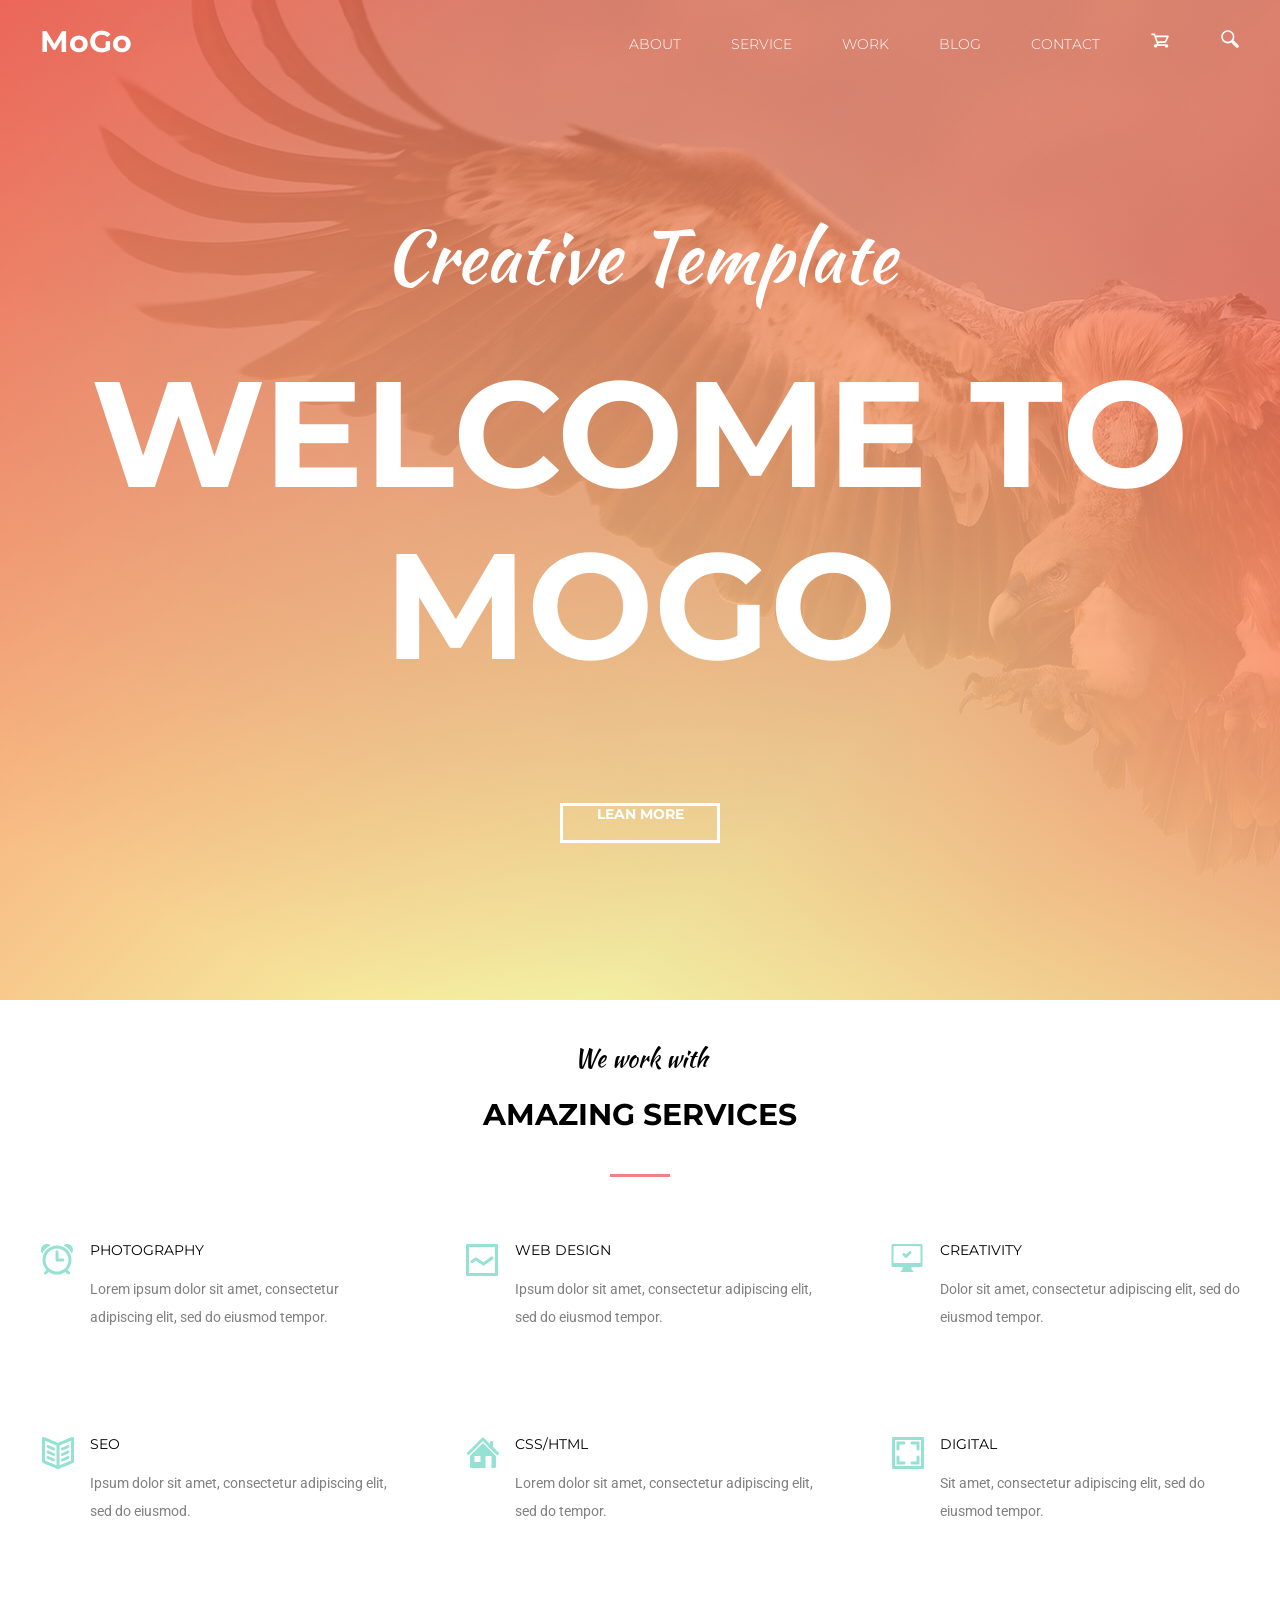
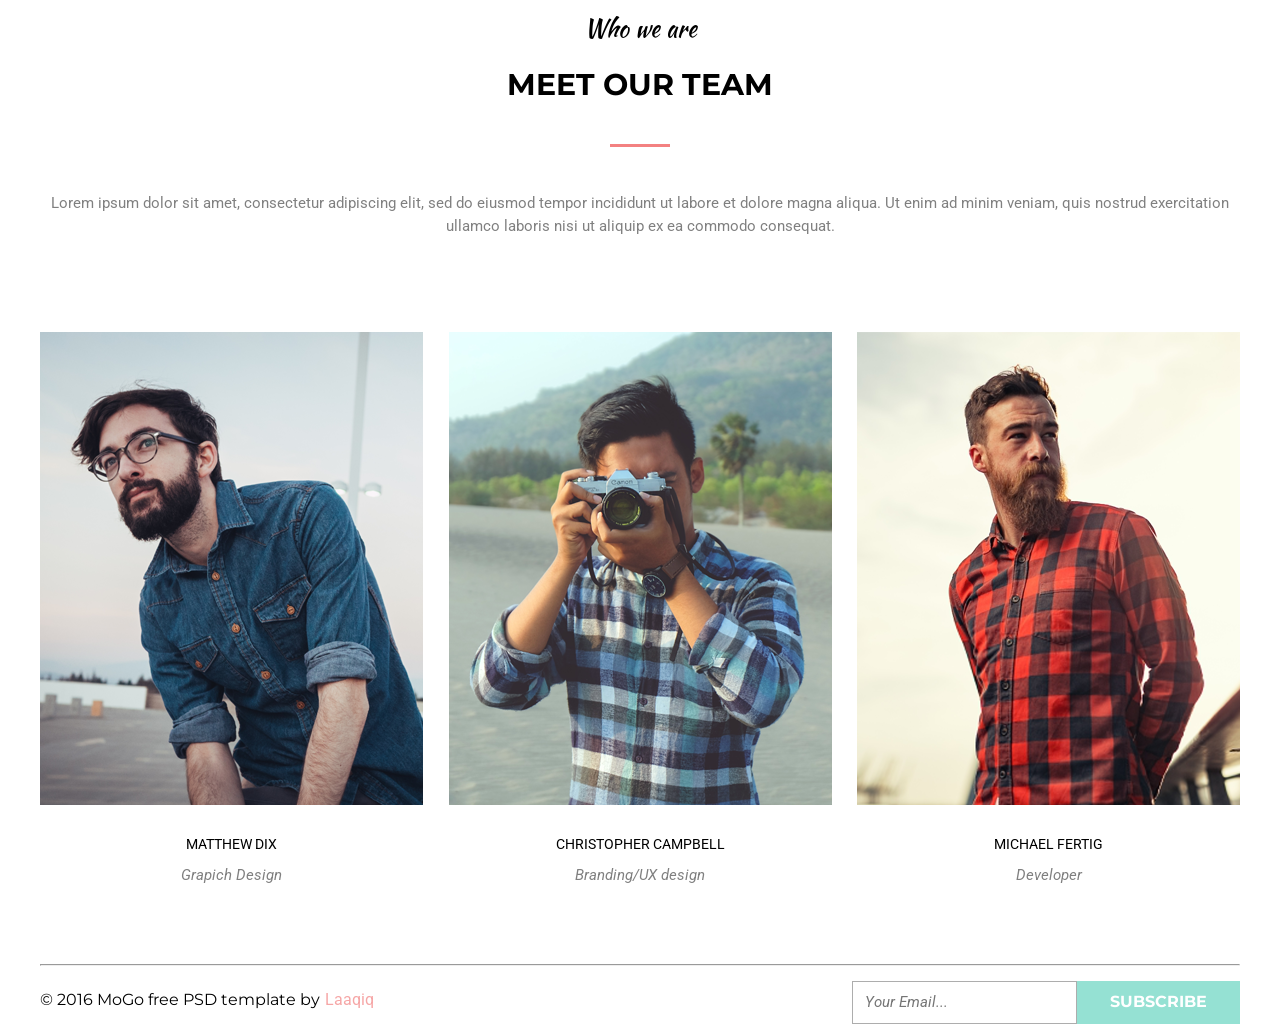
<file: module_11/build/index.html>
<!DOCTYPE html><html lang="en"><head><meta charset="UTF-8"><meta name="viewport" content="width=device-width,initial-scale=1"><meta http-equiv="X-UA-Compatible" content="ie=edge"><title>Placeholder title</title><link rel="stylesheet" href="css/styles.min.css"></head><body><!DOCTYPE html><html lang="en"><head><meta charset="UTF-8"><meta name="viewport" content="width=device-width,initial-scale=1"><meta http-equiv="X-UA-Compatible" content="ie=edge"><title>MoGo</title></head><body><header class="header"><div class="header__img"><div class="container"><nav class="header__nav"><h3 class="nav__logo">MoGo</h3><ul class="nav__list"><li class="nav__item"><a href="" class="nav__link">About</a></li><li class="nav__item"><a href="" class="nav__link">service</a></li><li class="nav__item"><a href="" class="nav__link">work</a></li><li class="nav__item"><a href="" class="nav__link">blog</a></li><li class="nav__item"><a href="" class="nav__link">contact</a></li><li class="nav__icon"><a href="" class="nav__link--svg"><svg version="1.1" xmlns="http://www.w3.org/2000/svg" xmlns:xlink="http://www.w3.org/1999/xlink" width="20" height="17"><defs/><g><path class="link__icon" fill="#fff" stroke="none" paint-order="stroke fill markers" fill-rule="evenodd" d=" M 18.725997924804688 4.662798166275024 C 18.725997924804688 4.662798166275024 18.727256774902344 4.663402318954468 18.727256774902344 4.663402318954468 C 18.727256774902344 4.663402318954468 16.252357482910156 10.163155198097229 16.252357482910156 10.163155198097229 C 16.252357482910156 10.163155198097229 16.252243041992188 10.163155198097229 16.252243041992188 10.163155198097229 C 16.13013458251953 10.434268712997437 15.866119384765625 10.62744653224945 15.554840087890625 10.647685647010803 C 15.554840087890625 10.647685647010803 15.554840087890625 10.647685647010803 15.554840087890625 10.647685647010803 C 15.554840087890625 10.647685647010803 8.427230834960938 11.122700691223145 8.427230834960938 11.122700691223145 C 8.427230834960938 11.122700691223145 8.8389892578125 12.299288034439087 8.8389892578125 12.299288034439087 C 8.8389892578125 12.299288034439087 16.60002899169922 12.299288034439087 16.60002899169922 12.299288034439087 C 17.511207580566406 12.299288034439087 18.249923706054688 13.038468837738037 18.249923706054688 13.949833154678345 C 18.249923706054688 14.861197471618652 17.511207580566406 15.599623084068298 16.60002899169922 15.599623084068298 C 15.688735961914062 15.599623084068298 14.949905395507812 14.861197471618652 14.949905395507812 13.949833154678345 C 14.949905395507812 13.949833154678345 7.249977111816406 13.949833154678345 7.249977111816406 13.949833154678345 C 7.249977111816406 14.861197471618652 6.511260986328125 15.599623084068298 5.599967956542969 15.599623084068298 C 4.6886749267578125 15.599623084068298 3.9499588012695312 14.861197471618652 3.9499588012695312 13.949833154678345 C 3.9499588012695312 13.038468837738037 4.6886749267578125 12.299288034439087 5.599967956542969 12.299288034439087 C 5.599967956542969 12.299288034439087 7.090904235839844 12.299288034439087 7.090904235839844 12.299288034439087 C 7.090904235839844 12.299288034439087 3.9147109985351562 3.2246127128601074 3.9147109985351562 3.2246127128601074 C 3.9147109985351562 3.2246127128601074 2.0249481201171875 3.2246127128601074 2.0249481201171875 3.2246127128601074 C 1.5693588256835938 3.2246127128601074 1.1999435424804688 2.8550223112106323 1.1999435424804688 2.3996422290802 C 1.1999435424804688 1.944262146949768 1.5693588256835938 1.574671745300293 2.0249481201171875 1.574671745300293 C 2.0249481201171875 1.574671745300293 4.499961853027344 1.574671745300293 4.499961853027344 1.574671745300293 C 4.8598785400390625 1.574671745300293 5.1629180908203125 1.8065153360366821 5.2755279541015625 2.128377676010132 C 5.2755279541015625 2.128377676010132 5.278617858886719 2.127169370651245 5.278617858886719 2.127169370651245 C 5.278617858886719 2.127169370651245 5.759040832519531 3.4999552965164185 5.759040832519531 3.4999552965164185 C 5.759040832519531 3.4999552965164185 17.97492218017578 3.4999552965164185 17.97492218017578 3.4999552965164185 C 18.430625915527344 3.4999552965164185 18.7999267578125 3.86894154548645 18.7999267578125 4.324925780296326 C 18.7999267578125 4.445303201675415 18.77257537841797 4.559034943580627 18.725997924804688 4.662798166275024 Z M 6.336509704589844 5.149745225906372 C 6.336509704589844 5.149745225906372 7.861663818359375 9.50689435005188 7.861663818359375 9.50689435005188 C 7.861663818359375 9.50689435005188 14.950935363769531 9.034144878387451 14.950935363769531 9.034144878387451 C 14.950935363769531 9.034144878387451 16.699020385742188 5.149745225906372 16.699020385742188 5.149745225906372 C 16.699020385742188 5.149745225906372 6.336509704589844 5.149745225906372 6.336509704589844 5.149745225906372 Z"/></g></svg></a></li><li class="nav__icon"><a href="" class="nav__link--svg"><svg version="1.1" xmlns="http://www.w3.org/2000/svg" xmlns:xlink="http://www.w3.org/1999/xlink" width="20" height="20"><defs/><g><path class="link__icon" fill="#fff" stroke="none" paint-order="stroke fill markers" fill-rule="evenodd" d=" M 18.316757202148438 15.982783198356628 C 18.615333557128906 16.28138566017151 18.7999267578125 16.693870902061462 18.7999267578125 17.149855136871338 C 18.7999267578125 18.061219453811646 18.06121063232422 18.79964506626129 17.15003204345703 18.79964506626129 C 16.69432830810547 18.79964506626129 16.281768798828125 18.614925384521484 15.983192443847656 18.316322922706604 C 15.983192443847656 18.316322922706604 15.983192443847656 18.316322922706604 15.983192443847656 18.316322922706604 C 15.983192443847656 18.316322922706604 11.147491455078125 13.480533838272095 11.147491455078125 13.480533838272095 C 10.165130615234375 14.061124563217163 9.023468017578125 14.399601101875305 7.799980163574219 14.399601101875305 C 4.1549224853515625 14.399601101875305 1.1999435424804688 11.444992423057556 1.1999435424804688 7.7996861934661865 C 1.1999435424804688 4.154833078384399 4.1549224853515625 1.199620246887207 7.799980163574219 1.199620246887207 C 11.445037841796875 1.199620246887207 14.39990234375 4.154833078384399 14.39990234375 7.7996861934661865 C 14.39990234375 9.02324640750885 14.0611572265625 10.164792895317078 13.480941772460938 11.14699411392212 C 13.480941772460938 11.14699411392212 18.316757202148438 15.982783198356628 18.316757202148438 15.982783198356628 C 18.316757202148438 15.982783198356628 18.316757202148438 15.982783198356628 18.316757202148438 15.982783198356628 Z M 7.799980163574219 2.8494101762771606 C 5.06610107421875 2.8494101762771606 2.8499526977539062 5.065593242645264 2.8499526977539062 7.7996861934661865 C 2.8499526977539062 10.533628106117249 5.06610107421875 12.749811172485352 7.799980163574219 12.749811172485352 C 10.533744812011719 12.749811172485352 12.749893188476562 10.533628106117249 12.749893188476562 7.7996861934661865 C 12.749893188476562 5.065593242645264 10.533744812011719 2.8494101762771606 7.799980163574219 2.8494101762771606 Z"/></g></svg></a></li></ul></nav><h3 class="div__title">Creative Template</h3><h3 class="div__subtitle">Welcome to MoGo</h3><button class="div__button">lean more</button></div></div></header><main class="container"><section class="section services"><h3 class="section__title">We work with</h3><p class="section__subtitle">Amazing Services</p><div class="services__list"><div class="services__item"><a href="" class="services__icon"><svg version="1.1" xmlns="http://www.w3.org/2000/svg" xmlns:xlink="http://www.w3.org/1999/xlink" width="34" height="34"><defs/><g><path fill="rgb(149,225,211)" stroke="none" paint-order="stroke fill markers" fill-rule="evenodd" d=" M 31.73963165283203 11.502825856208801 C 30.156341552734375 7.806619763374329 27.19312286376953 4.84309983253479 23.49736785888672 3.2600687742233276 C 24.496780395507812 2.473310947418213 25.754714965820312 1.9999573230743408 27.12560272216797 1.9999573230743408 C 30.369888305664062 1.9999573230743408 32.999969482421875 4.629682898521423 32.999969482421875 7.873982787132263 C 32.999969482421875 9.244956254959106 32.526641845703125 10.50265109539032 31.73963165283203 11.502825856208801 Z M 31.49999237060547 17.999732732772827 C 31.49999237060547 21.851961255073547 29.987770080566406 25.34290647506714 27.5374755859375 27.93985676765442 C 27.5374755859375 27.93985676765442 29.565597534179688 29.967695236206055 29.565597534179688 29.967695236206055 C 29.833961486816406 30.23654317855835 30.000015258789062 30.60719084739685 30.000015258789062 31.016655325889587 C 30.000015258789062 31.835735321044922 29.335914611816406 32.499699115753174 28.516860961914062 32.499699115753174 C 28.107276916503906 32.499699115753174 27.736488342285156 32.33401024341583 27.468124389648438 32.06516230106354 C 27.468124389648438 32.06516230106354 25.289627075195312 29.886587738990784 25.289627075195312 29.886587738990784 C 22.939125061035156 31.529278874397278 20.084854125976562 32.499699115753174 16.999984741210938 32.499699115753174 C 13.921180725097656 32.499699115753174 11.071830749511719 31.53350794315338 8.723960876464844 29.89670729637146 C 8.723960876464844 29.89670729637146 6.5606842041015625 32.06032907962799 6.5606842041015625 32.06032907962799 C 6.289115905761719 32.33159363269806 5.914207458496094 32.499699115753174 5.499931335449219 32.499699115753174 C 4.671607971191406 32.499699115753174 3.9999542236328125 31.827881336212158 3.9999542236328125 30.99943697452545 C 3.9999542236328125 30.58574342727661 4.167839050292969 30.210262537002563 4.439292907714844 29.938997983932495 C 4.439292907714844 29.938997983932495 6.451164245605469 27.92747163772583 6.451164245605469 27.92747163772583 C 4.0077362060546875 25.331578612327576 2.4999771118164062 21.84531557559967 2.4999771118164062 17.999732732772827 C 2.4999771118164062 9.99184000492096 8.991867065429688 3.4996153116226196 16.999984741210938 3.4996153116226196 C 25.008102416992188 3.4996153116226196 31.49999237060547 9.99184000492096 31.49999237060547 17.999732732772827 Z M 16.999984741210938 6.499535441398621 C 10.648628234863281 6.499535441398621 5.499931335449219 11.64812457561493 5.499931335449219 17.999732732772827 C 5.499931335449219 24.351189851760864 10.648628234863281 29.499778985977173 16.999984741210938 29.499778985977173 C 23.351226806640625 29.499778985977173 28.499923706054688 24.351189851760864 28.499923706054688 17.999732732772827 C 28.499923706054688 11.64812457561493 23.351226806640625 6.499535441398621 16.999984741210938 6.499535441398621 Z M 23.00000762939453 19.49984383583069 C 23.00000762939453 19.49984383583069 16.999984741210938 19.49984383583069 16.999984741210938 19.49984383583069 C 16.171546936035156 19.49984383583069 15.500007629394531 18.828177094459534 15.500007629394531 17.999732732772827 C 15.500007629394531 17.999732732772827 15.500007629394531 9.999542951583862 15.500007629394531 9.999542951583862 C 15.500007629394531 9.171551704406738 16.171546936035156 8.499884963035583 16.999984741210938 8.499884963035583 C 17.82842254638672 8.499884963035583 18.499961853027344 9.171551704406738 18.499961853027344 9.999542951583862 C 18.499961853027344 9.999542951583862 18.499961853027344 16.499470591545105 18.499961853027344 16.499470591545105 C 18.499961853027344 16.499470591545105 23.00000762939453 16.499470591545105 23.00000762939453 16.499470591545105 C 23.828445434570312 16.499470591545105 24.499984741210938 17.17113733291626 24.499984741210938 17.999732732772827 C 24.499984741210938 18.828177094459534 23.828445434570312 19.49984383583069 23.00000762939453 19.49984383583069 Z M 2.2872314453125 11.705368041992188 C 1.4833984375 10.684954166412354 1 9.399921417236328 1 7.999797582626343 C 1 4.685718059539795 3.6862716674804688 1.9999573230743408 6.999908447265625 1.9999573230743408 C 8.400093078613281 1.9999573230743408 9.685035705566406 2.483430504798889 10.705848693847656 3.2868025302886963 C 6.930900573730469 4.9039682149887085 3.9042816162109375 7.930622100830078 2.2872314453125 11.705368041992188 Z"/></g></svg></a><h3 class="services__title">Photography</h3><p class="services__text">Lorem ipsum dolor sit amet, consectetur adipiscing elit, sed do eiusmod tempor.</p></div><div class="services__item"><a href="" class="services__icon"><svg version="1.1" xmlns="http://www.w3.org/2000/svg" xmlns:xlink="http://www.w3.org/1999/xlink" width="35" height="35"><defs/><g><path fill="rgb(149,225,211)" stroke="none" paint-order="stroke fill markers" fill-rule="evenodd" d=" M 31.49993896484375 33.999786496162415 C 31.49993896484375 33.999786496162415 2.4999237060546875 33.999786496162415 2.4999237060546875 33.999786496162415 C 1.671600341796875 33.999786496162415 1.00006103515625 33.3279687166214 1.00006103515625 32.49952435493469 C 1.00006103515625 32.49952435493469 1.00006103515625 3.499440550804138 1.00006103515625 3.499440550804138 C 1.00006103515625 2.671600341796875 1.671600341796875 1.9997825622558594 2.4999237060546875 1.9997825622558594 C 2.4999237060546875 1.9997825622558594 31.49993896484375 1.9997825622558594 31.49993896484375 1.9997825622558594 C 32.32837677001953 1.9997825622558594 33.000030517578125 2.671600341796875 33.000030517578125 3.499440550804138 C 33.000030517578125 3.499440550804138 33.000030517578125 32.49952435493469 33.000030517578125 32.49952435493469 C 33.000030517578125 33.3279687166214 32.32837677001953 33.999786496162415 31.49993896484375 33.999786496162415 Z M 29.999961853027344 4.99970269203186 C 29.999961853027344 4.99970269203186 4.0000152587890625 4.99970269203186 4.0000152587890625 4.99970269203186 C 4.0000152587890625 4.99970269203186 4.0000152587890625 30.999866366386414 4.0000152587890625 30.999866366386414 C 4.0000152587890625 30.999866366386414 29.999961853027344 30.999866366386414 29.999961853027344 30.999866366386414 C 29.999961853027344 30.999866366386414 29.999961853027344 4.99970269203186 29.999961853027344 4.99970269203186 Z M 6.215362548828125 18.238500356674194 C 6.215362548828125 18.238500356674194 6.2146759033203125 18.237292051315308 6.2146759033203125 18.237292051315308 C 6.2146759033203125 18.237292051315308 10.214614868164062 15.737459301948547 10.214614868164062 15.737459301948547 C 10.214614868164062 15.737459301948547 10.215415954589844 15.738667607307434 10.215415954589844 15.738667607307434 C 10.4437255859375 15.598051071166992 10.712318420410156 15.516943573951721 10.999908447265625 15.516943573951721 C 11.311302185058594 15.516943573951721 11.600379943847656 15.611795544624329 11.840133666992188 15.774463653564453 C 11.840133666992188 15.774463653564453 11.845970153808594 15.765552401542664 11.845970153808594 15.765552401542664 C 11.845970153808594 15.765552401542664 18.47667694091797 20.185835480690002 18.47667694091797 20.185835480690002 C 18.47667694091797 20.185835480690002 26.11492156982422 14.794528007507324 26.11492156982422 14.794528007507324 C 26.36302947998047 14.612829089164734 26.668930053710938 14.505440950393677 27.00000762939453 14.505440950393677 C 27.828330993652344 14.505440950393677 28.499984741210938 15.176654577255249 28.499984741210938 16.005098938941956 C 28.499984741210938 16.505186319351196 28.254966735839844 16.94803023338318 27.878456115722656 17.220503091812134 C 27.878456115722656 17.220503091812134 27.87891387939453 17.221107244491577 27.87891387939453 17.221107244491577 C 27.87891387939453 17.221107244491577 19.378929138183594 23.22140061855316 19.378929138183594 23.22140061855316 C 19.378929138183594 23.22140061855316 19.37847137451172 23.22079646587372 19.37847137451172 23.22079646587372 C 19.131507873535156 23.399625658988953 18.828125 23.50520133972168 18.500022888183594 23.50520133972168 C 18.179359436035156 23.50520133972168 17.88238525390625 23.4044588804245 17.638626098632812 23.232728481292725 C 17.638626098632812 23.232728481292725 10.982398986816406 18.79522705078125 10.982398986816406 18.79522705078125 C 10.982398986816406 18.79522705078125 7.846832275390625 20.754947304725647 7.846832275390625 20.754947304725647 C 7.6058197021484375 20.920183062553406 7.3142242431640625 21.017300605773926 6.999969482421875 21.017300605773926 C 6.171531677246094 21.017300605773926 5.499992370605469 20.34548282623291 5.499992370605469 19.517038464546204 C 5.499992370605469 18.976472854614258 5.786323547363281 18.502515077590942 6.215362548828125 18.238500356674194 Z"/></g></svg></a><h3 class="services__title">Web Design</h3><p class="services__text">Ipsum dolor sit amet, consectetur adipiscing elit, sed do eiusmod tempor.</p></div><div class="services__item"><a href="" class="services__icon"><svg version="1.1" xmlns="http://www.w3.org/2000/svg" xmlns:xlink="http://www.w3.org/1999/xlink" width="34" height="31"><defs/><g><path fill="rgb(149,225,211)" stroke="none" paint-order="stroke fill markers" fill-rule="evenodd" d=" M 31.000038146972656 24.99959671497345 C 31.000038146972656 24.99959671497345 23.500038146972656 24.99959671497345 23.500038146972656 24.99959671497345 C 23.500038146972656 24.99959671497345 21.499954223632812 24.99959671497345 21.499954223632812 24.99959671497345 C 21.499954223632812 24.99959671497345 21.499954223632812 27.49942946434021 21.499954223632812 27.49942946434021 C 21.499954223632812 27.49942946434021 23.500038146972656 29.499778985977173 23.500038146972656 29.499778985977173 C 23.500038146972656 29.499778985977173 23.500038146972656 29.999866366386414 23.500038146972656 29.999866366386414 C 23.500038146972656 29.999866366386414 10.500007629394531 29.999866366386414 10.500007629394531 29.999866366386414 C 10.500007629394531 29.999866366386414 10.500007629394531 29.499778985977173 10.500007629394531 29.499778985977173 C 10.500007629394531 29.499778985977173 12.499977111816406 27.49942946434021 12.499977111816406 27.49942946434021 C 12.499977111816406 27.49942946434021 12.499977111816406 24.99959671497345 12.499977111816406 24.99959671497345 C 12.499977111816406 24.99959671497345 10.500007629394531 24.99959671497345 10.500007629394531 24.99959671497345 C 10.500007629394531 24.99959671497345 3.0000076293945312 24.99959671497345 3.0000076293945312 24.99959671497345 C 2.17156982421875 24.99959671497345 1.500030517578125 24.327929973602295 1.500030517578125 23.499334573745728 C 1.500030517578125 23.499334573745728 1.500030517578125 3.4996153116226196 1.500030517578125 3.4996153116226196 C 1.500030517578125 2.671170949935913 2.17156982421875 1.9999573230743408 3.0000076293945312 1.9999573230743408 C 3.0000076293945312 1.9999573230743408 31.000038146972656 1.9999573230743408 31.000038146972656 1.9999573230743408 C 31.828475952148438 1.9999573230743408 32.50001525878906 2.671170949935913 32.50001525878906 3.4996153116226196 C 32.50001525878906 3.4996153116226196 32.50001525878906 23.499334573745728 32.50001525878906 23.499334573745728 C 32.50001525878906 24.327929973602295 31.828475952148438 24.99959671497345 31.000038146972656 24.99959671497345 Z M 30.500045776367188 3.9997026920318604 C 30.500045776367188 3.9997026920318604 3.5 3.9997026920318604 3.5 3.9997026920318604 C 3.5 3.9997026920318604 3.5 20.999501824378967 3.5 20.999501824378967 C 3.5 20.999501824378967 30.500045776367188 20.999501824378967 30.500045776367188 20.999501824378967 C 30.500045776367188 20.999501824378967 30.500045776367188 3.9997026920318604 30.500045776367188 3.9997026920318604 Z M 13.999954223632812 10.999717712402344 C 14.414230346679688 10.999717712402344 14.789138793945312 11.167823195457458 15.060592651367188 11.438936710357666 C 15.060592651367188 11.438936710357666 15.060592651367188 11.438936710357666 15.060592651367188 11.438936710357666 C 15.060592651367188 11.438936710357666 15.999923706054688 12.37839412689209 15.999923706054688 12.37839412689209 C 15.999923706054688 12.37839412689209 18.93933868408203 9.439191341400146 18.93933868408203 9.439191341400146 C 18.93933868408203 9.439191341400146 18.93933868408203 9.439191341400146 18.93933868408203 9.439191341400146 C 19.210792541503906 9.167473673820496 19.58570098876953 8.999972343444824 19.999977111816406 8.999972343444824 C 20.828414916992188 8.999972343444824 21.499954223632812 9.671034932136536 21.499954223632812 10.499630331993103 C 21.499954223632812 10.913928031921387 21.332069396972656 11.288804769515991 21.06061553955078 11.560522437095642 C 21.06061553955078 11.560522437095642 21.06061553955078 11.560522437095642 21.06061553955078 11.560522437095642 C 21.06061553955078 11.560522437095642 17.06067657470703 15.560617327690125 17.06067657470703 15.560617327690125 C 17.06067657470703 15.560617327690125 17.06067657470703 15.560617327690125 17.06067657470703 15.560617327690125 C 16.789222717285156 15.831881880760193 16.414199829101562 15.999987363815308 15.999923706054688 15.999987363815308 C 15.585762023925781 15.999987363815308 15.210739135742188 15.831881880760193 14.939285278320312 15.560617327690125 C 14.939285278320312 15.560617327690125 14.939285278320312 15.560617327690125 14.939285278320312 15.560617327690125 C 14.939285278320312 15.560617327690125 12.939315795898438 13.560267806053162 12.939315795898438 13.560267806053162 C 12.939315795898438 13.560267806053162 12.939315795898438 13.560267806053162 12.939315795898438 13.560267806053162 C 12.667861938476562 13.289154291152954 12.499977111816406 12.913522362709045 12.499977111816406 12.499979853630066 C 12.499977111816406 11.671384453773499 13.171630859375 10.999717712402344 13.999954223632812 10.999717712402344 Z"/></g></svg></a><h3 class="services__title">Creativity</h3><p class="services__text">Dolor sit amet, consectetur adipiscing elit, sed do eiusmod tempor.</p></div><div class="services__item"><a href="" class="services__icon"><svg version="1.1" xmlns="http://www.w3.org/2000/svg" xmlns:xlink="http://www.w3.org/1999/xlink" width="35" height="34"><defs/><g><path fill="rgb(149,225,211)" stroke="none" paint-order="stroke fill markers" fill-rule="evenodd" d=" M 33.06451416015625 26.889341115951538 C 33.06451416015625 26.889341115951538 18.59368896484375 32.877249360084534 18.59368896484375 32.877249360084534 C 18.41161346435547 32.95578920841217 18.21088409423828 32.999892354011536 17.999969482421875 32.999892354011536 C 17.78905487060547 32.999892354011536 17.58832550048828 32.95578920841217 17.40625 32.877249360084534 C 17.40625 32.877249360084534 2.9353103637695312 26.889341115951538 2.9353103637695312 26.889341115951538 C 2.3867950439453125 26.66640877723694 1.9999847412109375 26.128108739852905 1.9999847412109375 25.499940991401672 C 1.9999847412109375 25.499940991401672 1.9999847412109375 2.49969744682312 1.9999847412109375 2.49969744682312 C 1.9999847412109375 1.6711020469665527 2.6715240478515625 1.0000394582748413 3.4999618530273438 1.0000394582748413 C 3.7032089233398438 1.0000394582748413 3.896728515625 1.0405176877975464 4.07342529296875 1.1139222383499146 C 4.07342529296875 1.1139222383499146 4.073539733886719 1.1139222383499146 4.073539733886719 1.1139222383499146 C 4.073539733886719 1.1139222383499146 4.0759429931640625 1.1149795055389404 4.0759429931640625 1.1149795055389404 C 4.080406188964844 1.1161878108978271 4.084869384765625 1.1186044216156006 4.089332580566406 1.1204168796539307 C 4.089332580566406 1.1204168796539307 17.999969482421875 6.876481533050537 17.999969482421875 6.876481533050537 C 17.999969482421875 6.876481533050537 31.910606384277344 1.1204168796539307 31.910606384277344 1.1204168796539307 C 31.914955139160156 1.1186044216156006 31.919532775878906 1.1161878108978271 31.923995971679688 1.1149795055389404 C 31.923995971679688 1.1149795055389404 31.926513671875 1.1139222383499146 31.926513671875 1.1139222383499146 C 31.926513671875 1.1139222383499146 31.926513671875 1.1139222383499146 31.926513671875 1.1139222383499146 C 32.10321044921875 1.0405176877975464 32.296730041503906 1.0000394582748413 32.499977111816406 1.0000394582748413 C 33.32841491699219 1.0000394582748413 33.99995422363281 1.6711020469665527 33.99995422363281 2.49969744682312 C 33.99995422363281 2.49969744682312 33.99995422363281 25.499940991401672 33.99995422363281 25.499940991401672 C 33.99995422363281 26.128108739852905 33.61314392089844 26.66640877723694 33.06451416015625 26.889341115951538 Z M 16.49999237060547 9.50258219242096 C 16.49999237060547 9.50258219242096 4.99993896484375 4.7438225746154785 4.99993896484375 4.7438225746154785 C 4.99993896484375 4.7438225746154785 4.99993896484375 24.496745467185974 4.99993896484375 24.496745467185974 C 4.99993896484375 24.496745467185974 16.49999237060547 29.255656123161316 16.49999237060547 29.255656123161316 C 16.49999237060547 29.255656123161316 16.49999237060547 9.50258219242096 16.49999237060547 9.50258219242096 Z M 31 4.7438225746154785 C 31 4.7438225746154785 19.49994659423828 9.50258219242096 19.49994659423828 9.50258219242096 C 19.49994659423828 9.50258219242096 19.49994659423828 29.255656123161316 19.49994659423828 29.255656123161316 C 19.49994659423828 29.255656123161316 31 24.496745467185974 31 24.496745467185974 C 31 24.496745467185974 31 4.7438225746154785 31 4.7438225746154785 Z M 21.879287719726562 11.634032845497131 C 21.879287719726562 11.634032845497131 27.379318237304688 9.134200096130371 27.379318237304688 9.134200096130371 C 27.379318237304688 9.134200096130371 27.379318237304688 9.134200096130371 27.379318237304688 9.134200096130371 C 27.56848907470703 9.04780626296997 27.778488159179688 8.999625086784363 27.99993133544922 8.999625086784363 C 28.828369140625 8.999625086784363 29.500022888183594 9.671291828155518 29.500022888183594 10.499736189842224 C 29.500022888183594 11.106607556343079 29.139305114746094 11.629350662231445 28.62065887451172 11.865272283554077 C 28.62065887451172 11.865272283554077 28.62065887451172 11.865272283554077 28.62065887451172 11.865272283554077 C 28.62065887451172 11.865272283554077 23.120628356933594 14.365105032920837 23.120628356933594 14.365105032920837 C 23.120628356933594 14.365105032920837 23.120628356933594 14.365105032920837 23.120628356933594 14.365105032920837 C 22.93145751953125 14.451649904251099 22.721458435058594 14.499831080436707 22.500015258789062 14.499831080436707 C 21.67157745361328 14.499831080436707 20.999923706054688 13.828164339065552 20.999923706054688 12.999568939208984 C 20.999923706054688 12.39284861087799 21.360641479492188 11.870105504989624 21.879287719726562 11.634032845497131 Z M 21.879287719726562 17.134389877319336 C 21.879287719726562 17.134389877319336 21.879287719726562 17.134389877319336 21.879287719726562 17.134389877319336 C 21.879287719726562 17.134389877319336 27.379318237304688 14.633952975273132 27.379318237304688 14.633952975273132 C 27.379318237304688 14.633952975273132 27.379318237304688 14.633952975273132 27.379318237304688 14.633952975273132 C 27.56848907470703 14.548163294792175 27.778488159179688 14.499831080436707 27.99993133544922 14.499831080436707 C 28.828369140625 14.499831080436707 29.500022888183594 15.171044707298279 29.500022888183594 15.999489068984985 C 29.500022888183594 16.606964588165283 29.139305114746094 17.129103541374207 28.62065887451172 17.36502516269684 C 28.62065887451172 17.36502516269684 23.120628356933594 19.865462064743042 23.120628356933594 19.865462064743042 C 23.120628356933594 19.865462064743042 23.120628356933594 19.8648579120636 23.120628356933594 19.8648579120636 C 22.93145751953125 19.951251745224 22.721458435058594 19.999583959579468 22.500015258789062 19.999583959579468 C 21.67157745361328 19.999583959579468 20.999923706054688 19.327917218208313 20.999923706054688 18.49992597103119 C 20.999923706054688 17.892601490020752 21.360641479492188 17.37046253681183 21.879287719726562 17.134389877319336 Z M 21.879287719726562 22.634142756462097 C 21.879287719726562 22.634142756462097 21.879287719726562 22.634142756462097 21.879287719726562 22.634142756462097 C 21.879287719726562 22.634142756462097 27.379318237304688 20.134310007095337 27.379318237304688 20.134310007095337 C 27.379318237304688 20.134310007095337 27.379318237304688 20.134310007095337 27.379318237304688 20.134310007095337 C 27.56848907470703 20.047916173934937 27.778488159179688 19.999583959579468 27.99993133544922 19.999583959579468 C 28.828369140625 19.999583959579468 29.500022888183594 20.671401739120483 29.500022888183594 21.49984610080719 C 29.500022888183594 22.106566429138184 29.139305114746094 22.62930953502655 28.62065887451172 22.865382194519043 C 28.62065887451172 22.865382194519043 28.62065887451172 22.865382194519043 28.62065887451172 22.865382194519043 C 28.62065887451172 22.865382194519043 23.120628356933594 25.365214943885803 23.120628356933594 25.365214943885803 C 23.120628356933594 25.365214943885803 23.120628356933594 25.365214943885803 23.120628356933594 25.365214943885803 C 22.93145751953125 25.451608777046204 22.721458435058594 25.499940991401672 22.500015258789062 25.499940991401672 C 21.67157745361328 25.499940991401672 20.999923706054688 24.828123211860657 20.999923706054688 23.99967885017395 C 20.999923706054688 23.392958521842957 21.360641479492188 22.87021541595459 21.879287719726562 22.634142756462097 Z M 8.000007629394531 8.999625086784363 C 8.221450805664062 8.999625086784363 8.431449890136719 9.04780626296997 8.620620727539062 9.134200096130371 C 8.620620727539062 9.134200096130371 8.620620727539062 9.134200096130371 8.620620727539062 9.134200096130371 C 8.620620727539062 9.134200096130371 14.120651245117188 11.634032845497131 14.120651245117188 11.634032845497131 C 14.120651245117188 11.634032845497131 14.120651245117188 11.634032845497131 14.120651245117188 11.634032845497131 C 14.639297485351562 11.870105504989624 15.000015258789062 12.39284861087799 15.000015258789062 12.999568939208984 C 15.000015258789062 13.828164339065552 14.328361511230469 14.499831080436707 13.499923706054688 14.499831080436707 C 13.278480529785156 14.499831080436707 13.0684814453125 14.451649904251099 12.879310607910156 14.365105032920837 C 12.879310607910156 14.365105032920837 12.879310607910156 14.365105032920837 12.879310607910156 14.365105032920837 C 12.879310607910156 14.365105032920837 7.379280090332031 11.865272283554077 7.379280090332031 11.865272283554077 C 7.379280090332031 11.865272283554077 7.379280090332031 11.865272283554077 7.379280090332031 11.865272283554077 C 6.860633850097656 11.629350662231445 6.499916076660156 11.106607556343079 6.499916076660156 10.499736189842224 C 6.499916076660156 9.671291828155518 7.17156982421875 8.999625086784363 8.000007629394531 8.999625086784363 Z M 8.000007629394531 14.499831080436707 C 8.221450805664062 14.499831080436707 8.431449890136719 14.548163294792175 8.620620727539062 14.633952975273132 C 8.620620727539062 14.633952975273132 8.620620727539062 14.633952975273132 8.620620727539062 14.633952975273132 C 8.620620727539062 14.633952975273132 14.120651245117188 17.134389877319336 14.120651245117188 17.134389877319336 C 14.120651245117188 17.134389877319336 14.120651245117188 17.134389877319336 14.120651245117188 17.134389877319336 C 14.639297485351562 17.37046253681183 15.000015258789062 17.892601490020752 15.000015258789062 18.49992597103119 C 15.000015258789062 19.327917218208313 14.328361511230469 19.999583959579468 13.499923706054688 19.999583959579468 C 13.278480529785156 19.999583959579468 13.0684814453125 19.951251745224 12.879310607910156 19.8648579120636 C 12.879310607910156 19.8648579120636 12.879310607910156 19.865462064743042 12.879310607910156 19.865462064743042 C 12.879310607910156 19.865462064743042 7.379280090332031 17.36502516269684 7.379280090332031 17.36502516269684 C 7.379280090332031 17.36502516269684 7.379280090332031 17.36502516269684 7.379280090332031 17.36502516269684 C 6.860633850097656 17.129103541374207 6.499916076660156 16.606964588165283 6.499916076660156 15.999489068984985 C 6.499916076660156 15.171044707298279 7.17156982421875 14.499831080436707 8.000007629394531 14.499831080436707 Z M 8.000007629394531 19.999583959579468 C 8.221450805664062 19.999583959579468 8.431449890136719 20.047916173934937 8.620620727539062 20.134310007095337 C 8.620620727539062 20.134310007095337 8.620620727539062 20.134310007095337 8.620620727539062 20.134310007095337 C 8.620620727539062 20.134310007095337 14.120651245117188 22.634142756462097 14.120651245117188 22.634142756462097 C 14.120651245117188 22.634142756462097 14.120651245117188 22.634142756462097 14.120651245117188 22.634142756462097 C 14.639297485351562 22.87021541595459 15.000015258789062 23.392958521842957 15.000015258789062 23.99967885017395 C 15.000015258789062 24.828123211860657 14.328361511230469 25.499940991401672 13.499923706054688 25.499940991401672 C 13.278480529785156 25.499940991401672 13.0684814453125 25.451608777046204 12.879310607910156 25.365214943885803 C 12.879310607910156 25.365214943885803 12.879310607910156 25.365214943885803 12.879310607910156 25.365214943885803 C 12.879310607910156 25.365214943885803 7.379280090332031 22.865382194519043 7.379280090332031 22.865382194519043 C 7.379280090332031 22.865382194519043 7.379280090332031 22.865382194519043 7.379280090332031 22.865382194519043 C 6.860633850097656 22.62930953502655 6.499916076660156 22.106566429138184 6.499916076660156 21.49984610080719 C 6.499916076660156 20.671401739120483 7.17156982421875 19.999583959579468 8.000007629394531 19.999583959579468 Z"/></g></svg></a><h3 class="services__title">seo</h3><p class="services__text">Ipsum dolor sit amet, consectetur adipiscing elit, sed do eiusmod.</p></div><div class="services__item"><a href="" class="services__icon"><svg version="1.1" xmlns="http://www.w3.org/2000/svg" xmlns:xlink="http://www.w3.org/1999/xlink" width="35" height="33"><defs/><g><path fill="rgb(149,225,211)" stroke="none" paint-order="stroke fill markers" fill-rule="evenodd" d=" M 33.99993133544922 17.499751210212708 C 33.99993133544922 18.328346610069275 33.328392028808594 18.999409198760986 32.49995422363281 18.999409198760986 C 32.10478973388672 18.999409198760986 31.748077392578125 18.84383988380432 31.48017120361328 18.594173789024353 C 31.48017120361328 18.594173789024353 31.47650909423828 18.597647666931152 31.47650909423828 18.597647666931152 C 31.47650909423828 18.597647666931152 18.038169860839844 5.159177541732788 18.038169860839844 5.159177541732788 C 18.038169860839844 5.159177541732788 18.038284301757812 5.158573389053345 18.038284301757812 5.158573389053345 C 18.038284301757812 5.158573389053345 17.99994659423828 5.122324228286743 17.99994659423828 5.122324228286743 C 17.99994659423828 5.122324228286743 17.99994659423828 5.1217200756073 17.99994659423828 5.1217200756073 C 17.99994659423828 5.1217200756073 4.553825378417969 18.56849730014801 4.553825378417969 18.56849730014801 C 4.553825378417969 18.56849730014801 4.553138732910156 18.567893147468567 4.553138732910156 18.567893147468567 C 4.282257080078125 18.83492863178253 3.9104385375976562 18.999409198760986 3.5000534057617188 18.999409198760986 C 2.6715011596679688 18.999409198760986 1.9999618530273438 18.328346610069275 1.9999618530273438 17.499751210212708 C 1.9999618530273438 17.074729800224304 2.177001953125 16.691545963287354 2.4608154296875 16.418619990348816 C 2.4608154296875 16.418619990348816 16.9188232421875 1.9601891040802002 16.9188232421875 1.9601891040802002 C 17.19176483154297 1.676539421081543 17.575027465820312 1.4995226860046387 17.99994659423828 1.4995226860046387 C 17.99994659423828 1.4995226860046387 17.99994659423828 1.4995226860046387 17.99994659423828 1.4995226860046387 C 17.99994659423828 1.4995226860046387 17.99994659423828 1.4995226860046387 17.99994659423828 1.4995226860046387 C 18.00017547607422 1.4995226860046387 18.000289916992188 1.4995226860046387 18.000518798828125 1.4995226860046387 C 18.027069091796875 1.4995226860046387 18.053390502929688 1.500126838684082 18.07959747314453 1.501939296722412 C 18.083717346191406 1.501939296722412 18.08795166015625 1.5025434494018555 18.092071533203125 1.5025434494018555 C 18.114730834960938 1.5042048692703247 18.137161254882812 1.5060173273086548 18.159591674804688 1.5084339380264282 C 18.160964965820312 1.5084339380264282 18.162452697753906 1.5084339380264282 18.1639404296875 1.5090380907058716 C 18.53106689453125 1.5489121675491333 18.858139038085938 1.7212467193603516 19.09697723388672 1.9769543409347534 C 19.09697723388672 1.9769543409347534 19.0977783203125 1.97635018825531 19.0977783203125 1.97635018825531 C 19.0977783203125 1.97635018825531 24.999954223632812 7.878317713737488 24.999954223632812 7.878317713737488 C 24.999954223632812 7.878317713737488 24.999954223632812 6.4997923374176025 24.999954223632812 6.4997923374176025 C 24.999954223632812 5.671196937561035 25.671493530273438 4.99953019618988 26.49993133544922 4.99953019618988 C 27.328369140625 4.99953019618988 27.999908447265625 5.671196937561035 27.999908447265625 6.4997923374176025 C 27.999908447265625 6.4997923374176025 27.999908447265625 10.878237843513489 27.999908447265625 10.878237843513489 C 27.999908447265625 10.878237843513489 33.59778594970703 16.476316571235657 33.59778594970703 16.476316571235657 C 33.59778594970703 16.476316571235657 33.59435272216797 16.479941487312317 33.59435272216797 16.479941487312317 C 33.84406280517578 16.747581124305725 33.99993133544922 17.10463535785675 33.99993133544922 17.499751210212708 Z M 30.999977111816406 19.999583959579468 C 30.999977111816406 19.999583959579468 30.999977111816406 24.49976623058319 30.999977111816406 24.49976623058319 C 30.999977111816406 24.49976623058319 30.999977111816406 26.49951159954071 30.999977111816406 26.49951159954071 C 30.999977111816406 26.49951159954071 30.999977111816406 30.499606490135193 30.999977111816406 30.499606490135193 C 30.999977111816406 31.3280508518219 30.32843780517578 31.999868631362915 29.5 31.999868631362915 C 29.5 31.999868631362915 26.49993133544922 31.999868631362915 26.49993133544922 31.999868631362915 C 26.49993133544922 31.999868631362915 26.49993133544922 19.999583959579468 26.49993133544922 19.999583959579468 C 26.49993133544922 19.999583959579468 20.500022888183594 19.999583959579468 20.500022888183594 19.999583959579468 C 20.500022888183594 19.999583959579468 20.500022888183594 31.999868631362915 20.500022888183594 31.999868631362915 C 20.500022888183594 31.999868631362915 6.500007629394531 31.999868631362915 6.500007629394531 31.999868631362915 C 5.67156982421875 31.999868631362915 5.000030517578125 31.3280508518219 5.000030517578125 30.499606490135193 C 5.000030517578125 30.499606490135193 5.000030517578125 26.49951159954071 5.000030517578125 26.49951159954071 C 5.000030517578125 26.49951159954071 5.000030517578125 24.49976623058319 5.000030517578125 24.49976623058319 C 5.000030517578125 24.49976623058319 5.000030517578125 19.999583959579468 5.000030517578125 19.999583959579468 C 5.000030517578125 19.999583959579468 17.99994659423828 6.999879717826843 17.99994659423828 6.999879717826843 C 17.99994659423828 6.999879717826843 30.999977111816406 19.999583959579468 30.999977111816406 19.999583959579468 Z M 15.499984741210938 19.999583959579468 C 15.499984741210938 19.999583959579468 9.499961853027344 19.999583959579468 9.499961853027344 19.999583959579468 C 9.499961853027344 19.999583959579468 9.499961853027344 26.000028371810913 9.499961853027344 26.000028371810913 C 9.499961853027344 26.000028371810913 15.499984741210938 26.000028371810913 15.499984741210938 26.000028371810913 C 15.499984741210938 26.000028371810913 15.499984741210938 19.999583959579468 15.499984741210938 19.999583959579468 Z"/></g></svg></a><h3 class="services__title">Css/Html</h3><p class="services__text">Lorem dolor sit amet, consectetur adipiscing elit, sed do tempor.</p></div><div class="services__item"><a href="" class="services__icon"><svg version="1.1" xmlns="http://www.w3.org/2000/svg" xmlns:xlink="http://www.w3.org/1999/xlink" width="36" height="34"><defs/><g><path class="div__svg" fill="rgb(149,225,211)" stroke="none" paint-order="stroke fill markers" fill-rule="evenodd" d=" M 32.500030517578125 32.999892354011536 C 32.500030517578125 32.999892354011536 3.5000152587890625 32.999892354011536 3.5000152587890625 32.999892354011536 C 2.6714630126953125 32.999892354011536 1.9999237060546875 32.32822561264038 1.9999237060546875 31.499781250953674 C 1.9999237060546875 31.499781250953674 1.9999237060546875 2.49969744682312 1.9999237060546875 2.49969744682312 C 1.9999237060546875 1.6711020469665527 2.6714630126953125 1.0000394582748413 3.5000152587890625 1.0000394582748413 C 3.5000152587890625 1.0000394582748413 32.500030517578125 1.0000394582748413 32.500030517578125 1.0000394582748413 C 33.328468322753906 1.0000394582748413 34.00000762939453 1.6711020469665527 34.00000762939453 2.49969744682312 C 34.00000762939453 2.49969744682312 34.00000762939453 31.499781250953674 34.00000762939453 31.499781250953674 C 34.00000762939453 32.32822561264038 33.328468322753906 32.999892354011536 32.500030517578125 32.999892354011536 Z M 31.00005340576172 3.9999595880508423 C 31.00005340576172 3.9999595880508423 4.999992370605469 3.9999595880508423 4.999992370605469 3.9999595880508423 C 4.999992370605469 3.9999595880508423 4.999992370605469 29.999519109725952 4.999992370605469 29.999519109725952 C 4.999992370605469 29.999519109725952 31.00005340576172 29.999519109725952 31.00005340576172 29.999519109725952 C 31.00005340576172 29.999519109725952 31.00005340576172 3.9999595880508423 31.00005340576172 3.9999595880508423 Z M 8.500053405761719 5.499617576599121 C 8.500053405761719 5.499617576599121 13.999855041503906 5.499617576599121 13.999855041503906 5.499617576599121 C 13.999855041503906 5.499617576599121 13.999969482421875 5.499617576599121 13.999969482421875 5.499617576599121 C 14.828407287597656 5.499617576599121 15.499946594238281 6.171284317970276 15.499946594238281 6.999879717826843 C 15.499946594238281 7.82832407951355 14.828407287597656 8.499537706375122 13.999969482421875 8.499537706375122 C 13.999969482421875 8.499537706375122 13.999969482421875 8.499537706375122 13.999969482421875 8.499537706375122 C 13.999969482421875 8.499537706375122 9.500038146972656 8.499537706375122 9.500038146972656 8.499537706375122 C 9.500038146972656 8.499537706375122 9.500038146972656 12.999568939208984 9.500038146972656 12.999568939208984 C 9.500038146972656 12.999568939208984 9.500038146972656 12.999568939208984 9.500038146972656 12.999568939208984 C 9.500038146972656 13.828164339065552 8.828384399414062 14.499831080436707 7.999946594238281 14.499831080436707 C 7.171623229980469 14.499831080436707 6.499969482421875 13.828164339065552 6.499969482421875 12.999568939208984 C 6.499969482421875 12.999568939208984 6.499969482421875 12.999568939208984 6.499969482421875 12.999568939208984 C 6.499969482421875 12.999568939208984 6.499969482421875 7.499967098236084 6.499969482421875 7.499967098236084 C 6.499969482421875 7.499967098236084 6.499969482421875 7.499967098236084 6.499969482421875 7.499967098236084 C 6.499969482421875 7.499967098236084 6.499969482421875 5.499617576599121 6.499969482421875 5.499617576599121 C 6.499969482421875 5.499617576599121 8.500053405761719 5.499617576599121 8.500053405761719 5.499617576599121 C 8.500053405761719 5.499617576599121 8.500053405761719 5.499617576599121 8.500053405761719 5.499617576599121 Z M 6.499969482421875 20.99975872039795 C 6.499969482421875 20.99975872039795 6.499969482421875 20.99975872039795 6.499969482421875 20.99975872039795 C 6.499969482421875 20.171314358711243 7.171623229980469 19.499496579170227 7.999946594238281 19.499496579170227 C 8.828384399414062 19.499496579170227 9.500038146972656 20.171314358711243 9.500038146972656 20.99975872039795 C 9.500038146972656 20.99975872039795 9.500038146972656 20.99975872039795 9.500038146972656 20.99975872039795 C 9.500038146972656 20.99975872039795 9.500038146972656 25.49933683872223 9.500038146972656 25.49933683872223 C 9.500038146972656 25.49933683872223 13.999969482421875 25.49933683872223 13.999969482421875 25.49933683872223 C 13.999969482421875 25.49933683872223 13.999969482421875 25.499940991401672 13.999969482421875 25.499940991401672 C 14.828407287597656 25.499940991401672 15.499946594238281 26.171003580093384 15.499946594238281 26.99959897994995 C 15.499946594238281 27.828043341636658 14.828407287597656 28.499861121177673 13.999969482421875 28.499861121177673 C 13.999969482421875 28.499861121177673 13.999855041503906 28.499861121177673 13.999855041503906 28.499861121177673 C 13.999855041503906 28.499861121177673 8.500053405761719 28.499861121177673 8.500053405761719 28.499861121177673 C 8.500053405761719 28.499861121177673 8.500053405761719 28.499861121177673 8.500053405761719 28.499861121177673 C 8.500053405761719 28.499861121177673 6.499969482421875 28.499861121177673 6.499969482421875 28.499861121177673 C 6.499969482421875 28.499861121177673 6.499969482421875 26.49951159954071 6.499969482421875 26.49951159954071 C 6.499969482421875 26.49951159954071 6.499969482421875 26.49951159954071 6.499969482421875 26.49951159954071 C 6.499969482421875 26.49951159954071 6.499969482421875 20.99975872039795 6.499969482421875 20.99975872039795 Z M 21.999961853027344 5.499617576599121 C 21.999961853027344 5.499617576599121 22.000076293945312 5.499617576599121 22.000076293945312 5.499617576599121 C 22.000076293945312 5.499617576599121 27.49999237060547 5.499617576599121 27.49999237060547 5.499617576599121 C 27.49999237060547 5.499617576599121 27.49999237060547 5.499617576599121 27.49999237060547 5.499617576599121 C 27.49999237060547 5.499617576599121 29.499961853027344 5.499617576599121 29.499961853027344 5.499617576599121 C 29.499961853027344 5.499617576599121 29.499961853027344 7.499967098236084 29.499961853027344 7.499967098236084 C 29.499961853027344 7.499967098236084 29.499961853027344 7.499967098236084 29.499961853027344 7.499967098236084 C 29.499961853027344 7.499967098236084 29.499961853027344 12.999568939208984 29.499961853027344 12.999568939208984 C 29.499961853027344 12.999568939208984 29.499961853027344 12.999568939208984 29.499961853027344 12.999568939208984 C 29.499961853027344 13.828164339065552 28.82830810546875 14.499831080436707 27.999984741210938 14.499831080436707 C 27.171546936035156 14.499831080436707 26.499893188476562 13.828164339065552 26.499893188476562 12.999568939208984 C 26.499893188476562 12.999568939208984 26.499893188476562 12.999568939208984 26.499893188476562 12.999568939208984 C 26.499893188476562 12.999568939208984 26.499893188476562 8.499537706375122 26.499893188476562 8.499537706375122 C 26.499893188476562 8.499537706375122 21.999961853027344 8.499537706375122 21.999961853027344 8.499537706375122 C 21.999961853027344 8.499537706375122 21.999961853027344 8.499537706375122 21.999961853027344 8.499537706375122 C 21.171524047851562 8.499537706375122 20.499984741210938 7.82832407951355 20.499984741210938 6.999879717826843 C 20.499984741210938 6.171284317970276 21.171524047851562 5.499617576599121 21.999961853027344 5.499617576599121 Z M 21.999961853027344 25.499940991401672 C 21.999961853027344 25.499940991401672 21.999961853027344 25.49933683872223 21.999961853027344 25.49933683872223 C 21.999961853027344 25.49933683872223 26.499893188476562 25.49933683872223 26.499893188476562 25.49933683872223 C 26.499893188476562 25.49933683872223 26.499893188476562 20.99975872039795 26.499893188476562 20.99975872039795 C 26.499893188476562 20.99975872039795 26.499893188476562 20.99975872039795 26.499893188476562 20.99975872039795 C 26.499893188476562 20.171314358711243 27.171546936035156 19.499496579170227 27.999984741210938 19.499496579170227 C 28.82830810546875 19.499496579170227 29.499961853027344 20.171314358711243 29.499961853027344 20.99975872039795 C 29.499961853027344 20.99975872039795 29.499961853027344 20.99975872039795 29.499961853027344 20.99975872039795 C 29.499961853027344 20.99975872039795 29.499961853027344 26.49951159954071 29.499961853027344 26.49951159954071 C 29.499961853027344 26.49951159954071 29.499961853027344 26.49951159954071 29.499961853027344 26.49951159954071 C 29.499961853027344 26.49951159954071 29.499961853027344 28.499861121177673 29.499961853027344 28.499861121177673 C 29.499961853027344 28.499861121177673 27.49999237060547 28.499861121177673 27.49999237060547 28.499861121177673 C 27.49999237060547 28.499861121177673 27.49999237060547 28.499861121177673 27.49999237060547 28.499861121177673 C 27.49999237060547 28.499861121177673 22.000076293945312 28.499861121177673 22.000076293945312 28.499861121177673 C 22.000076293945312 28.499861121177673 21.999961853027344 28.499861121177673 21.999961853027344 28.499861121177673 C 21.171524047851562 28.499861121177673 20.499984741210938 27.828043341636658 20.499984741210938 26.99959897994995 C 20.499984741210938 26.171003580093384 21.171524047851562 25.499940991401672 21.999961853027344 25.499940991401672 Z"/></g></svg></a><h3 class="services__title">digital</h3><p class="services__text">Sit amet, consectetur adipiscing elit, sed do eiusmod tempor.</p></div></div></section><section class="section hyper"><h3 class="hyper__title">Who we are</h3><p class="hyper__subtitle">Meet our team</p><p class="hyper__subtext">Lorem ipsum dolor sit amet, consectetur adipiscing elit, sed do eiusmod tempor incididunt ut labore et dolore magna aliqua. Ut enim ad minim veniam, quis nostrud exercitation ullamco laboris nisi ut aliquip ex ea commodo consequat.</p><ul class="hyper__list"><li class="hyper__item"><div class="hyper__container"><img src="./images/f-men.png" alt="" class="hyper__img"><div class="hyper__hidden--menu"><ul class="hyper__hidden--list"><li class="hyper__hidden--item first"><a href="" class="hyper__hidden--link"><svg version="1.1" xmlns="http://www.w3.org/2000/svg" xmlns:xlink="http://www.w3.org/1999/xlink" width="15" height="29"><defs/><g><path class="link__icon--svg" fill="rgb(243,129,129)" stroke="none" paint-order="stroke fill markers" fill-rule="evenodd" d=" M 13.08929443359375 2.1988495588302612 C 13.08929443359375 3.6753987073898315 13.08929443359375 6.319926023483276 13.08929443359375 6.319926023483276 C 13.08929443359375 6.319926023483276 10.051689147949219 6.017245531082153 9.291000366210938 7.181296706199646 C 8.8751220703125 7.817318439483643 9.121971130371094 9.680525302886963 9.085121154785156 11.018572449684143 C 10.411148071289062 11.018572449684143 11.788444519042969 11.018572449684143 13.114356994628906 11.018572449684143 C 12.773551940917969 12.583176851272583 12.529678344726562 13.643011689186096 12.279281616210938 14.997219920158386 C 11.131782531738281 14.997219920158386 9.062576293945312 14.997219920158386 9.062576293945312 14.997219920158386 C 9.062576293945312 14.997219920158386 9.062576293945312 27.80087661743164 9.062576293945312 27.80087661743164 C 9.062576293945312 27.80087661743164 5.265769958496094 27.80087661743164 3.4808349609375 27.80087661743164 C 3.4819793701171875 23.853947162628174 3.4800338745117188 19.248793363571167 3.4808349609375 15.047364592552185 C 2.6137161254882812 15.047364592552185 1.9726181030273438 15.047364592552185 1.1057281494140625 15.047364592552185 C 1.1057281494140625 13.571419596672058 1.1057281494140625 12.495574712753296 1.1057281494140625 11.018572449684143 C 1.9469833374023438 11.018572449684143 2.6129150390625 11.018572449684143 3.4546279907226562 11.018572449684143 C 3.5750198364257812 8.073026061058044 3.620452880859375 5.154666543006897 5.083580017089844 3.6687530279159546 C 6.72821044921875 1.998119831085205 8.296623229980469 2.1988495588302612 13.08929443359375 2.1988495588302612 Z"/></g></svg></a></li><li class="hyper__hidden--item second"><a href="" class="hyper__hidden--link"><svg version="1.1" xmlns="http://www.w3.org/2000/svg" xmlns:xlink="http://www.w3.org/1999/xlink" width="28" height="24"><defs/><g><path class="link__icon--svg" fill="rgb(243,129,129)" stroke="none" paint-order="stroke fill markers" fill-rule="evenodd" d=" M 18.512603759765625 1.600960612297058 C 20.547019958496094 1.5645604133605957 21.629745483398438 2.3061578273773193 22.66394805908203 3.248484969139099 C 23.541824340820312 3.1734189987182617 24.68268585205078 2.682847023010254 25.35468292236328 2.341349720954895 C 25.572463989257812 2.222633719444275 25.790359497070312 2.102860450744629 26.008026123046875 1.9842954874038696 C 25.624305725097656 3.021323561668396 25.10382843017578 3.83315372467041 24.304000854492188 4.449540495872498 C 24.126388549804688 4.585927963256836 23.950035095214844 4.771402835845947 23.727447509765625 4.858400821685791 C 23.727447509765625 4.862025737762451 23.727447509765625 4.866707921028137 23.727447509765625 4.870936989784241 C 24.867164611816406 4.859609127044678 25.80718231201172 4.345173120498657 26.700050354003906 4.066205620765686 C 26.700050354003906 4.0704346895217896 26.700050354003906 4.074512720108032 26.700050354003906 4.079345941543579 C 26.23107147216797 4.824417233467102 25.596267700195312 5.580816388130188 24.91900634765625 6.123194456100464 C 24.645721435546875 6.34008526802063 24.37232208251953 6.557127118110657 24.099037170410156 6.774017930030823 C 24.113914489746094 7.981114983558655 24.08118438720703 9.132629990577698 23.855506896972656 10.147153377532959 C 22.543899536132812 16.042022109031677 19.068443298339844 20.044382572174072 13.566810607910156 21.758665800094604 C 11.591331481933594 22.37444841861725 8.398773193359375 22.627135276794434 6.1353607177734375 22.06512224674225 C 5.0129241943359375 21.78675889968872 3.9990921020507812 21.47199535369873 3.047515869140625 21.05648934841156 C 2.5190277099609375 20.825249910354614 2.029449462890625 20.574979662895203 1.5612716674804688 20.289366483688354 C 1.4074630737304688 20.195873856544495 1.2537689208984375 20.102230191230774 1.0999603271484375 20.008737564086914 C 1.6104812622070312 20.02414345741272 2.2077484130859375 20.164911031723022 2.7784652709960938 20.07247567176819 C 3.2948226928710938 19.988951563835144 3.8012237548828125 20.011003136634827 4.27752685546875 19.906786799430847 C 5.4656524658203125 19.645641803741455 6.52056884765625 19.30112373828888 7.4294586181640625 18.769469380378723 C 7.87005615234375 18.51149618625641 8.538619995117188 18.209268808364868 8.851730346679688 17.83726179599762 C 8.261672973632812 17.847381353378296 7.726890563964844 17.710389733314514 7.288581848144531 17.556028723716736 C 5.589591979980469 16.9564071893692 4.6007080078125 15.853073358535767 3.9572067260742188 14.196033596992493 C 4.472076416015625 14.252672910690308 5.955116271972656 14.386794805526733 6.3019866943359375 14.094082832336426 C 5.6537933349609375 14.058286786079407 5.030548095703125 13.682805895805359 4.58514404296875 13.404442548751831 C 3.2183761596679688 12.549113392829895 2.1038360595703125 11.115157008171082 2.1121902465820312 8.907885193824768 C 2.2915191650390625 8.993221759796143 2.4709625244140625 9.078407287597656 2.6502914428710938 9.162988662719727 C 2.9936141967773438 9.307834267616272 3.3426589965820312 9.385316848754883 3.7522430419921875 9.470049262046814 C 3.9252777099609375 9.505694270133972 4.2711181640625 9.607040882110596 4.46978759765625 9.533183217048645 C 4.461204528808594 9.533183217048645 4.4526214599609375 9.533183217048645 4.44415283203125 9.533183217048645 C 4.179679870605469 9.226273655891418 3.7489242553710938 9.020559668540955 3.4831924438476562 8.690390229225159 C 2.6063461303710938 7.60080087184906 1.7845458984375 5.923521995544434 2.3044509887695312 3.925589084625244 C 2.4362869262695312 3.4188560247421265 2.6453704833984375 2.9719340801239014 2.8681869506835938 2.5588446855545044 C 2.8766555786132812 2.563073754310608 2.8852386474609375 2.5671517848968506 2.8938217163085938 2.571380853652954 C 2.99578857421875 2.785401940345764 3.2235260009765625 2.942028522491455 3.3678359985351562 3.1208577156066895 C 3.815643310546875 3.675771951675415 4.368049621582031 4.175255179405212 4.9309844970703125 4.615229368209839 C 6.848899841308594 6.115491509437561 8.576156616210938 7.036975383758545 11.350204467773438 7.719365835189819 C 12.053901672363281 7.892908692359924 12.867233276367188 8.02521812915802 13.707801818847656 8.026426434516907 C 13.471710205078125 7.338598608970642 13.547584533691406 6.2263535261154175 13.733436584472656 5.5605772733688354 C 14.200927734375 3.8873764276504517 15.21624755859375 2.681638717651367 16.706039428710938 2.0354974269866943 C 17.062179565429688 1.8805322647094727 17.457229614257812 1.7678577899932861 17.871963500976562 1.6772348880767822 C 18.08551025390625 1.6517094373703003 18.299057006835938 1.6260329484939575 18.512603759765625 1.600960612297058 Z"/></g></svg></a></li><li class="hyper__hidden--item third"><a href="" class="hyper__hidden--link"><svg version="1.1" xmlns="http://www.w3.org/2000/svg" xmlns:xlink="http://www.w3.org/1999/xlink" width="23" height="29"><defs/><g><path class="link__icon--svg" fill="rgb(243,129,129)" stroke="none" paint-order="stroke fill markers" fill-rule="evenodd" d=" M 10.050758361816406 17.85367751121521 C 9.841560363769531 18.686955094337463 9.631217956542969 19.56010675430298 9.412864685058594 20.414227604866028 C 9.197601318359375 21.255812287330627 9.008430480957031 22.110084176063538 8.695320129394531 22.88370168209076 C 8.176216125488281 24.165260553359985 7.516807556152344 25.40316939353943 6.6517486572265625 26.40515661239624 C 6.077140808105469 27.07214117050171 6.199363708496094 26.805709838867188 6.026214599609375 26.76991379261017 C 5.894264221191406 26.742424845695496 5.882591247558594 26.613136172294617 5.856727600097656 26.425395727157593 C 5.715965270996094 25.40679430961609 5.811866760253906 24.230206966400146 5.8643951416015625 23.085790753364563 C 5.9239044189453125 21.782180309295654 6.197990417480469 20.698028326034546 6.452507019042969 19.614933609962463 C 6.937049865722656 17.55145013332367 7.398933410644531 15.527840733528137 7.8877105712890625 13.45121693611145 C 7.920440673828125 13.313017010688782 8.00787353515625 13.084647297859192 7.9776611328125 13.005956411361694 C 7.756103515625 12.428990602493286 7.612251281738281 11.911080718040466 7.549079895019531 11.305417656898499 C 7.4761810302734375 10.609886884689331 7.532142639160156 9.961328983306885 7.688468933105469 9.362311601638794 C 7.964500427246094 8.304440259933472 8.601249694824219 7.366795301437378 9.582351684570312 7.024089694023132 C 10.2060546875 6.807651996612549 10.89727783203125 6.905524730682373 11.316818237304688 7.156399130821228 C 11.749176025390625 7.414523363113403 12.045578002929688 7.822779536247253 12.184051513671875 8.401557803153992 C 12.331565856933594 9.017189383506775 12.222846984863281 9.752745270729065 12.104171752929688 10.293461918830872 C 11.837066650390625 11.511735796928406 11.486305236816406 12.426573991775513 11.167243957519531 13.602708220481873 C 11.009086608886719 14.186168670654297 10.830215454101562 14.785186052322388 10.97784423828125 15.414562106132507 C 11.113685607910156 15.992736220359802 11.414665222167969 16.391023874282837 11.825279235839844 16.689626336097717 C 12.250656127929688 16.99955666065216 12.754539489746094 17.169323563575745 13.449882507324219 17.14500641822815 C 14.677604675292969 17.10211157798767 15.530990600585938 16.317015171051025 16.101478576660156 15.57677710056305 C 17.013572692871094 14.392335772514343 17.566322326660156 12.793143630027771 17.775978088378906 10.890666842460632 C 17.84349822998047 10.277300834655762 17.893051147460938 9.572254657745361 17.845672607421875 8.876572847366333 C 17.758468627929688 7.592748403549194 17.356666564941406 6.560402512550354 16.719345092773438 5.759900212287903 C 16.11292266845703 4.997459530830383 15.253013610839844 4.39073920249939 14.207481384277344 4.049241900444031 C 13.170417785644531 3.710614323616028 11.734756469726562 3.5979398488998413 10.459541320800781 3.816190004348755 C 8.1424560546875 4.213118314743042 6.507896423339844 5.530322194099426 5.5453338623046875 7.348972797393799 C 5.040992736816406 8.300815343856812 4.7080841064453125 9.396295189857483 4.7080841064453125 10.75896155834198 C 4.7080841064453125 11.809734106063843 4.9674072265625 12.62398087978363 5.3860321044921875 13.25879430770874 C 5.518669128417969 13.46012818813324 5.714134216308594 13.625968098640442 5.844482421875 13.855999231338501 C 6.029075622558594 14.181939601898193 5.815986633300781 14.667225241661072 5.724662780761719 15.020050406455994 C 5.6149139404296875 15.445071816444397 5.603240966796875 16.03215718269348 5.1067962646484375 16.042276740074158 C 4.9014892578125 16.045901656150818 4.643196105957031 15.895618677139282 4.468788146972656 15.799105286598206 C 3.164276123046875 15.077898025512695 2.3715438842773438 13.76598048210144 2.0466461181640625 12.064837574958801 C 1.8492355346679688 11.031283378601074 1.849578857421875 9.82554566860199 2.0466461181640625 8.826579213142395 C 2.2370758056640625 7.8603880405426025 2.5914993286132812 6.968658685684204 2.9836883544921875 6.245638966560364 C 3.7979354858398438 4.742960214614868 4.990638732910156 3.541451573371887 6.4425506591796875 2.6831016540527344 C 7.558692932128906 2.0226117372512817 8.818000793457031 1.5601328611373901 10.34979248046875 1.3372005224227905 C 10.858253479003906 1.2627387046813965 11.384223937988281 1.2322289943695068 11.954826354980469 1.2054952383041382 C 13.622688293457031 1.1268043518066406 15.139373779296875 1.504701852798462 16.280921936035156 2.014908790588379 C 17.486099243164062 2.5536619424819946 18.44751739501953 3.2713953256607056 19.261077880859375 4.160708069801331 C 20.098556518554688 5.0755462646484375 20.708641052246094 6.140214323997498 21.09545135498047 7.4699543714523315 C 21.29663848876953 8.161860227584839 21.492904663085938 8.902249336242676 21.492904663085938 9.756974339485168 C 21.492904663085938 10.614720106124878 21.311630249023438 11.369910955429077 21.18505859375 12.125101804733276 C 20.711044311523438 14.953291535377502 19.36602020263672 17.265987992286682 17.347396850585938 18.582587718963623 C 16.857818603515625 18.901429295539856 16.265586853027344 19.195953726768494 15.593017578125 19.392001271247864 C 14.925941467285156 19.586387395858765 14.165138244628906 19.731837153434753 13.350204467773438 19.67519783973694 C 12.558616638183594 19.620975136756897 11.911453247070312 19.4057457447052 11.366714477539062 19.09823203086853 C 10.826553344726562 18.792983889579773 10.372566223144531 18.419315457344055 10.050758361816406 17.85367751121521 Z"/></g></svg></a></li><li class="hyper__hidden--item four"><a href="" class="hyper__hidden--link"><svg version="1.1" xmlns="http://www.w3.org/2000/svg" xmlns:xlink="http://www.w3.org/1999/xlink" width="28" height="28"><defs/><g><path class="link__icon--svg" fill="rgb(243,129,129)" stroke="none" paint-order="stroke fill markers" fill-rule="evenodd" d=" M 23.69989013671875 26.799668312072754 C 23.69989013671875 26.799668312072754 4.499908447265625 26.799668312072754 4.499908447265625 26.799668312072754 C 2.7327117919921875 26.799668312072754 1.2999114990234375 25.366769194602966 1.2999114990234375 23.59947156906128 C 1.2999114990234375 23.59947156906128 1.2999114990234375 4.399650454521179 1.2999114990234375 4.399650454521179 C 1.2999114990234375 2.632352828979492 2.7327117919921875 1.1994537115097046 4.499908447265625 1.1994537115097046 C 4.499908447265625 1.1994537115097046 23.69989013671875 1.1994537115097046 23.69989013671875 1.1994537115097046 C 25.467315673828125 1.1994537115097046 26.900001525878906 2.632352828979492 26.900001525878906 4.399650454521179 C 26.900001525878906 4.399650454521179 26.900001525878906 23.59947156906128 26.900001525878906 23.59947156906128 C 26.900001525878906 25.366769194602966 25.467315673828125 26.799668312072754 23.69989013671875 26.799668312072754 Z M 14.100013732910156 9.039240956306458 C 12.104393005371094 9.039240956306458 10.388809204101562 10.220661520957947 9.6016845703125 11.919387817382812 C 9.6016845703125 11.919387817382812 9.597221374511719 11.919387817382812 9.597221374511719 11.919387817382812 C 9.588981628417969 11.937361359596252 9.5833740234375 11.956392168998718 9.575363159179688 11.974214673042297 C 9.528213500976562 12.079186201095581 9.486557006835938 12.18702745437622 9.446731567382812 12.295472860336304 C 9.427619934082031 12.348034143447876 9.407135009765625 12.398631930351257 9.389739990234375 12.451042175292969 C 9.353233337402344 12.562508344650269 9.323249816894531 12.676391124725342 9.294525146484375 12.790878057479858 C 9.281021118164062 12.844496607780457 9.264999389648438 12.896906852722168 9.253211975097656 12.95112955570221 C 9.22723388671875 13.072111129760742 9.209037780761719 13.194905161857605 9.191986083984375 13.318907499313354 C 9.18511962890625 13.369052171707153 9.174591064453125 13.417837500572205 9.169212341308594 13.468586325645447 C 9.150558471679688 13.643186450004578 9.139915466308594 13.820203185081482 9.139915466308594 13.99963653087616 C 9.139915466308594 16.739015817642212 11.360641479492188 18.959276914596558 14.100013732910156 18.959276914596558 C 16.839271545410156 18.959276914596558 19.05999755859375 16.739015817642212 19.05999755859375 13.99963653087616 C 19.05999755859375 13.820203185081482 19.049354553222656 13.643186450004578 19.03070068359375 13.468586325645447 C 19.02532196044922 13.417837500572205 19.014793395996094 13.369052171707153 19.00792694091797 13.318907499313354 C 18.990875244140625 13.194905161857605 18.972679138183594 13.072111129760742 18.946701049804688 12.95112955570221 C 18.934913635253906 12.896906852722168 18.91889190673828 12.844496607780457 18.90538787841797 12.790878057479858 C 18.876663208007812 12.676391124725342 18.8466796875 12.562508344650269 18.81017303466797 12.451042175292969 C 18.79277801513672 12.398631930351257 18.772293090820312 12.348034143447876 18.75318145751953 12.295472860336304 C 18.713356018066406 12.18702745437622 18.67169952392578 12.079186201095581 18.624549865722656 11.974214673042297 C 18.616539001464844 11.956392168998718 18.610931396484375 11.937361359596252 18.602691650390625 11.919387817382812 C 18.602691650390625 11.919387817382812 18.598228454589844 11.919387817382812 18.598228454589844 11.919387817382812 C 17.81110382080078 10.220661520957947 16.09552001953125 9.039240956306458 14.100013732910156 9.039240956306458 Z M 24.019981384277344 5.359346985816956 C 24.019981384277344 4.652488350868225 23.446861267089844 4.07960057258606 22.739959716796875 4.07960057258606 C 22.739959716796875 4.07960057258606 20.179916381835938 4.07960057258606 20.179916381835938 4.07960057258606 C 19.47301483154297 4.07960057258606 18.900009155273438 4.652488350868225 18.900009155273438 5.359346985816956 C 18.900009155273438 5.359346985816956 18.900009155273438 7.919897079467773 18.900009155273438 7.919897079467773 C 18.900009155273438 8.626906752586365 19.47301483154297 9.19964349269867 20.179916381835938 9.19964349269867 C 20.179916381835938 9.19964349269867 22.739959716796875 9.19964349269867 22.739959716796875 9.19964349269867 C 23.446861267089844 9.19964349269867 24.019981384277344 8.626906752586365 24.019981384277344 7.919897079467773 C 24.019981384277344 7.919897079467773 24.019981384277344 5.359346985816956 24.019981384277344 5.359346985816956 Z M 24.019981384277344 11.919387817382812 C 24.019981384277344 11.919387817382812 21.660324096679688 11.919387817382812 21.660324096679688 11.919387817382812 C 21.84239959716797 12.582143306732178 21.940017700195312 13.279637575149536 21.940017700195312 13.99963653087616 C 21.940017700195312 18.329900860786438 18.429885864257812 21.839423775672913 14.100013732910156 21.839423775672913 C 9.770027160644531 21.839423775672913 6.260009765625 18.329900860786438 6.260009765625 13.99963653087616 C 6.260009765625 13.279637575149536 6.357627868652344 12.582143306732178 6.539588928222656 11.919387817382812 C 6.539588928222656 11.919387817382812 4.179931640625 11.919387817382812 4.179931640625 11.919387817382812 C 4.179931640625 11.919387817382812 4.179931640625 22.63932192325592 4.179931640625 22.63932192325592 C 4.179931640625 23.346784710884094 4.7530517578125 23.91967248916626 5.459953308105469 23.91967248916626 C 5.459953308105469 23.91967248916626 22.739959716796875 23.91967248916626 22.739959716796875 23.91967248916626 C 23.446861267089844 23.91967248916626 24.019981384277344 23.346784710884094 24.019981384277344 22.63932192325592 C 24.019981384277344 22.63932192325592 24.019981384277344 11.919387817382812 24.019981384277344 11.919387817382812 Z"/></g></svg></a></li></ul></div></div><p class="hyper__text">matthew dix</p><p class="hyper__text--second">Grapich Design</p></li><li class="hyper__item"><div class="hyper__container"><img src="./images/s-men.png" alt="" class="hyper__img"><div class="hyper__hidden--menu"><ul class="hyper__hidden--list"><li class="hyper__hidden--item first"><a href="" class="hyper__hidden--link"><svg version="1.1" xmlns="http://www.w3.org/2000/svg" xmlns:xlink="http://www.w3.org/1999/xlink" width="15" height="29"><defs/><g><path class="link__icon--svg" fill="rgb(243,129,129)" stroke="none" paint-order="stroke fill markers" fill-rule="evenodd" d=" M 13.08929443359375 2.1988495588302612 C 13.08929443359375 3.6753987073898315 13.08929443359375 6.319926023483276 13.08929443359375 6.319926023483276 C 13.08929443359375 6.319926023483276 10.051689147949219 6.017245531082153 9.291000366210938 7.181296706199646 C 8.8751220703125 7.817318439483643 9.121971130371094 9.680525302886963 9.085121154785156 11.018572449684143 C 10.411148071289062 11.018572449684143 11.788444519042969 11.018572449684143 13.114356994628906 11.018572449684143 C 12.773551940917969 12.583176851272583 12.529678344726562 13.643011689186096 12.279281616210938 14.997219920158386 C 11.131782531738281 14.997219920158386 9.062576293945312 14.997219920158386 9.062576293945312 14.997219920158386 C 9.062576293945312 14.997219920158386 9.062576293945312 27.80087661743164 9.062576293945312 27.80087661743164 C 9.062576293945312 27.80087661743164 5.265769958496094 27.80087661743164 3.4808349609375 27.80087661743164 C 3.4819793701171875 23.853947162628174 3.4800338745117188 19.248793363571167 3.4808349609375 15.047364592552185 C 2.6137161254882812 15.047364592552185 1.9726181030273438 15.047364592552185 1.1057281494140625 15.047364592552185 C 1.1057281494140625 13.571419596672058 1.1057281494140625 12.495574712753296 1.1057281494140625 11.018572449684143 C 1.9469833374023438 11.018572449684143 2.6129150390625 11.018572449684143 3.4546279907226562 11.018572449684143 C 3.5750198364257812 8.073026061058044 3.620452880859375 5.154666543006897 5.083580017089844 3.6687530279159546 C 6.72821044921875 1.998119831085205 8.296623229980469 2.1988495588302612 13.08929443359375 2.1988495588302612 Z"/></g></svg></a></li><li class="hyper__hidden--item second"><a href="" class="hyper__hidden--link"><svg version="1.1" xmlns="http://www.w3.org/2000/svg" xmlns:xlink="http://www.w3.org/1999/xlink" width="28" height="24"><defs/><g><path class="link__icon--svg" fill="rgb(243,129,129)" stroke="none" paint-order="stroke fill markers" fill-rule="evenodd" d=" M 18.512603759765625 1.600960612297058 C 20.547019958496094 1.5645604133605957 21.629745483398438 2.3061578273773193 22.66394805908203 3.248484969139099 C 23.541824340820312 3.1734189987182617 24.68268585205078 2.682847023010254 25.35468292236328 2.341349720954895 C 25.572463989257812 2.222633719444275 25.790359497070312 2.102860450744629 26.008026123046875 1.9842954874038696 C 25.624305725097656 3.021323561668396 25.10382843017578 3.83315372467041 24.304000854492188 4.449540495872498 C 24.126388549804688 4.585927963256836 23.950035095214844 4.771402835845947 23.727447509765625 4.858400821685791 C 23.727447509765625 4.862025737762451 23.727447509765625 4.866707921028137 23.727447509765625 4.870936989784241 C 24.867164611816406 4.859609127044678 25.80718231201172 4.345173120498657 26.700050354003906 4.066205620765686 C 26.700050354003906 4.0704346895217896 26.700050354003906 4.074512720108032 26.700050354003906 4.079345941543579 C 26.23107147216797 4.824417233467102 25.596267700195312 5.580816388130188 24.91900634765625 6.123194456100464 C 24.645721435546875 6.34008526802063 24.37232208251953 6.557127118110657 24.099037170410156 6.774017930030823 C 24.113914489746094 7.981114983558655 24.08118438720703 9.132629990577698 23.855506896972656 10.147153377532959 C 22.543899536132812 16.042022109031677 19.068443298339844 20.044382572174072 13.566810607910156 21.758665800094604 C 11.591331481933594 22.37444841861725 8.398773193359375 22.627135276794434 6.1353607177734375 22.06512224674225 C 5.0129241943359375 21.78675889968872 3.9990921020507812 21.47199535369873 3.047515869140625 21.05648934841156 C 2.5190277099609375 20.825249910354614 2.029449462890625 20.574979662895203 1.5612716674804688 20.289366483688354 C 1.4074630737304688 20.195873856544495 1.2537689208984375 20.102230191230774 1.0999603271484375 20.008737564086914 C 1.6104812622070312 20.02414345741272 2.2077484130859375 20.164911031723022 2.7784652709960938 20.07247567176819 C 3.2948226928710938 19.988951563835144 3.8012237548828125 20.011003136634827 4.27752685546875 19.906786799430847 C 5.4656524658203125 19.645641803741455 6.52056884765625 19.30112373828888 7.4294586181640625 18.769469380378723 C 7.87005615234375 18.51149618625641 8.538619995117188 18.209268808364868 8.851730346679688 17.83726179599762 C 8.261672973632812 17.847381353378296 7.726890563964844 17.710389733314514 7.288581848144531 17.556028723716736 C 5.589591979980469 16.9564071893692 4.6007080078125 15.853073358535767 3.9572067260742188 14.196033596992493 C 4.472076416015625 14.252672910690308 5.955116271972656 14.386794805526733 6.3019866943359375 14.094082832336426 C 5.6537933349609375 14.058286786079407 5.030548095703125 13.682805895805359 4.58514404296875 13.404442548751831 C 3.2183761596679688 12.549113392829895 2.1038360595703125 11.115157008171082 2.1121902465820312 8.907885193824768 C 2.2915191650390625 8.993221759796143 2.4709625244140625 9.078407287597656 2.6502914428710938 9.162988662719727 C 2.9936141967773438 9.307834267616272 3.3426589965820312 9.385316848754883 3.7522430419921875 9.470049262046814 C 3.9252777099609375 9.505694270133972 4.2711181640625 9.607040882110596 4.46978759765625 9.533183217048645 C 4.461204528808594 9.533183217048645 4.4526214599609375 9.533183217048645 4.44415283203125 9.533183217048645 C 4.179679870605469 9.226273655891418 3.7489242553710938 9.020559668540955 3.4831924438476562 8.690390229225159 C 2.6063461303710938 7.60080087184906 1.7845458984375 5.923521995544434 2.3044509887695312 3.925589084625244 C 2.4362869262695312 3.4188560247421265 2.6453704833984375 2.9719340801239014 2.8681869506835938 2.5588446855545044 C 2.8766555786132812 2.563073754310608 2.8852386474609375 2.5671517848968506 2.8938217163085938 2.571380853652954 C 2.99578857421875 2.785401940345764 3.2235260009765625 2.942028522491455 3.3678359985351562 3.1208577156066895 C 3.815643310546875 3.675771951675415 4.368049621582031 4.175255179405212 4.9309844970703125 4.615229368209839 C 6.848899841308594 6.115491509437561 8.576156616210938 7.036975383758545 11.350204467773438 7.719365835189819 C 12.053901672363281 7.892908692359924 12.867233276367188 8.02521812915802 13.707801818847656 8.026426434516907 C 13.471710205078125 7.338598608970642 13.547584533691406 6.2263535261154175 13.733436584472656 5.5605772733688354 C 14.200927734375 3.8873764276504517 15.21624755859375 2.681638717651367 16.706039428710938 2.0354974269866943 C 17.062179565429688 1.8805322647094727 17.457229614257812 1.7678577899932861 17.871963500976562 1.6772348880767822 C 18.08551025390625 1.6517094373703003 18.299057006835938 1.6260329484939575 18.512603759765625 1.600960612297058 Z"/></g></svg></a></li><li class="hyper__hidden--item third"><a href="" class="hyper__hidden--link"><svg version="1.1" xmlns="http://www.w3.org/2000/svg" xmlns:xlink="http://www.w3.org/1999/xlink" width="23" height="29"><defs/><g><path class="link__icon--svg" fill="rgb(243,129,129)" stroke="none" paint-order="stroke fill markers" fill-rule="evenodd" d=" M 10.050758361816406 17.85367751121521 C 9.841560363769531 18.686955094337463 9.631217956542969 19.56010675430298 9.412864685058594 20.414227604866028 C 9.197601318359375 21.255812287330627 9.008430480957031 22.110084176063538 8.695320129394531 22.88370168209076 C 8.176216125488281 24.165260553359985 7.516807556152344 25.40316939353943 6.6517486572265625 26.40515661239624 C 6.077140808105469 27.07214117050171 6.199363708496094 26.805709838867188 6.026214599609375 26.76991379261017 C 5.894264221191406 26.742424845695496 5.882591247558594 26.613136172294617 5.856727600097656 26.425395727157593 C 5.715965270996094 25.40679430961609 5.811866760253906 24.230206966400146 5.8643951416015625 23.085790753364563 C 5.9239044189453125 21.782180309295654 6.197990417480469 20.698028326034546 6.452507019042969 19.614933609962463 C 6.937049865722656 17.55145013332367 7.398933410644531 15.527840733528137 7.8877105712890625 13.45121693611145 C 7.920440673828125 13.313017010688782 8.00787353515625 13.084647297859192 7.9776611328125 13.005956411361694 C 7.756103515625 12.428990602493286 7.612251281738281 11.911080718040466 7.549079895019531 11.305417656898499 C 7.4761810302734375 10.609886884689331 7.532142639160156 9.961328983306885 7.688468933105469 9.362311601638794 C 7.964500427246094 8.304440259933472 8.601249694824219 7.366795301437378 9.582351684570312 7.024089694023132 C 10.2060546875 6.807651996612549 10.89727783203125 6.905524730682373 11.316818237304688 7.156399130821228 C 11.749176025390625 7.414523363113403 12.045578002929688 7.822779536247253 12.184051513671875 8.401557803153992 C 12.331565856933594 9.017189383506775 12.222846984863281 9.752745270729065 12.104171752929688 10.293461918830872 C 11.837066650390625 11.511735796928406 11.486305236816406 12.426573991775513 11.167243957519531 13.602708220481873 C 11.009086608886719 14.186168670654297 10.830215454101562 14.785186052322388 10.97784423828125 15.414562106132507 C 11.113685607910156 15.992736220359802 11.414665222167969 16.391023874282837 11.825279235839844 16.689626336097717 C 12.250656127929688 16.99955666065216 12.754539489746094 17.169323563575745 13.449882507324219 17.14500641822815 C 14.677604675292969 17.10211157798767 15.530990600585938 16.317015171051025 16.101478576660156 15.57677710056305 C 17.013572692871094 14.392335772514343 17.566322326660156 12.793143630027771 17.775978088378906 10.890666842460632 C 17.84349822998047 10.277300834655762 17.893051147460938 9.572254657745361 17.845672607421875 8.876572847366333 C 17.758468627929688 7.592748403549194 17.356666564941406 6.560402512550354 16.719345092773438 5.759900212287903 C 16.11292266845703 4.997459530830383 15.253013610839844 4.39073920249939 14.207481384277344 4.049241900444031 C 13.170417785644531 3.710614323616028 11.734756469726562 3.5979398488998413 10.459541320800781 3.816190004348755 C 8.1424560546875 4.213118314743042 6.507896423339844 5.530322194099426 5.5453338623046875 7.348972797393799 C 5.040992736816406 8.300815343856812 4.7080841064453125 9.396295189857483 4.7080841064453125 10.75896155834198 C 4.7080841064453125 11.809734106063843 4.9674072265625 12.62398087978363 5.3860321044921875 13.25879430770874 C 5.518669128417969 13.46012818813324 5.714134216308594 13.625968098640442 5.844482421875 13.855999231338501 C 6.029075622558594 14.181939601898193 5.815986633300781 14.667225241661072 5.724662780761719 15.020050406455994 C 5.6149139404296875 15.445071816444397 5.603240966796875 16.03215718269348 5.1067962646484375 16.042276740074158 C 4.9014892578125 16.045901656150818 4.643196105957031 15.895618677139282 4.468788146972656 15.799105286598206 C 3.164276123046875 15.077898025512695 2.3715438842773438 13.76598048210144 2.0466461181640625 12.064837574958801 C 1.8492355346679688 11.031283378601074 1.849578857421875 9.82554566860199 2.0466461181640625 8.826579213142395 C 2.2370758056640625 7.8603880405426025 2.5914993286132812 6.968658685684204 2.9836883544921875 6.245638966560364 C 3.7979354858398438 4.742960214614868 4.990638732910156 3.541451573371887 6.4425506591796875 2.6831016540527344 C 7.558692932128906 2.0226117372512817 8.818000793457031 1.5601328611373901 10.34979248046875 1.3372005224227905 C 10.858253479003906 1.2627387046813965 11.384223937988281 1.2322289943695068 11.954826354980469 1.2054952383041382 C 13.622688293457031 1.1268043518066406 15.139373779296875 1.504701852798462 16.280921936035156 2.014908790588379 C 17.486099243164062 2.5536619424819946 18.44751739501953 3.2713953256607056 19.261077880859375 4.160708069801331 C 20.098556518554688 5.0755462646484375 20.708641052246094 6.140214323997498 21.09545135498047 7.4699543714523315 C 21.29663848876953 8.161860227584839 21.492904663085938 8.902249336242676 21.492904663085938 9.756974339485168 C 21.492904663085938 10.614720106124878 21.311630249023438 11.369910955429077 21.18505859375 12.125101804733276 C 20.711044311523438 14.953291535377502 19.36602020263672 17.265987992286682 17.347396850585938 18.582587718963623 C 16.857818603515625 18.901429295539856 16.265586853027344 19.195953726768494 15.593017578125 19.392001271247864 C 14.925941467285156 19.586387395858765 14.165138244628906 19.731837153434753 13.350204467773438 19.67519783973694 C 12.558616638183594 19.620975136756897 11.911453247070312 19.4057457447052 11.366714477539062 19.09823203086853 C 10.826553344726562 18.792983889579773 10.372566223144531 18.419315457344055 10.050758361816406 17.85367751121521 Z"/></g></svg></a></li><li class="hyper__hidden--item four"><a href="" class="hyper__hidden--link"><svg version="1.1" xmlns="http://www.w3.org/2000/svg" xmlns:xlink="http://www.w3.org/1999/xlink" width="28" height="28"><defs/><g><path class="link__icon--svg" fill="rgb(243,129,129)" stroke="none" paint-order="stroke fill markers" fill-rule="evenodd" d=" M 23.69989013671875 26.799668312072754 C 23.69989013671875 26.799668312072754 4.499908447265625 26.799668312072754 4.499908447265625 26.799668312072754 C 2.7327117919921875 26.799668312072754 1.2999114990234375 25.366769194602966 1.2999114990234375 23.59947156906128 C 1.2999114990234375 23.59947156906128 1.2999114990234375 4.399650454521179 1.2999114990234375 4.399650454521179 C 1.2999114990234375 2.632352828979492 2.7327117919921875 1.1994537115097046 4.499908447265625 1.1994537115097046 C 4.499908447265625 1.1994537115097046 23.69989013671875 1.1994537115097046 23.69989013671875 1.1994537115097046 C 25.467315673828125 1.1994537115097046 26.900001525878906 2.632352828979492 26.900001525878906 4.399650454521179 C 26.900001525878906 4.399650454521179 26.900001525878906 23.59947156906128 26.900001525878906 23.59947156906128 C 26.900001525878906 25.366769194602966 25.467315673828125 26.799668312072754 23.69989013671875 26.799668312072754 Z M 14.100013732910156 9.039240956306458 C 12.104393005371094 9.039240956306458 10.388809204101562 10.220661520957947 9.6016845703125 11.919387817382812 C 9.6016845703125 11.919387817382812 9.597221374511719 11.919387817382812 9.597221374511719 11.919387817382812 C 9.588981628417969 11.937361359596252 9.5833740234375 11.956392168998718 9.575363159179688 11.974214673042297 C 9.528213500976562 12.079186201095581 9.486557006835938 12.18702745437622 9.446731567382812 12.295472860336304 C 9.427619934082031 12.348034143447876 9.407135009765625 12.398631930351257 9.389739990234375 12.451042175292969 C 9.353233337402344 12.562508344650269 9.323249816894531 12.676391124725342 9.294525146484375 12.790878057479858 C 9.281021118164062 12.844496607780457 9.264999389648438 12.896906852722168 9.253211975097656 12.95112955570221 C 9.22723388671875 13.072111129760742 9.209037780761719 13.194905161857605 9.191986083984375 13.318907499313354 C 9.18511962890625 13.369052171707153 9.174591064453125 13.417837500572205 9.169212341308594 13.468586325645447 C 9.150558471679688 13.643186450004578 9.139915466308594 13.820203185081482 9.139915466308594 13.99963653087616 C 9.139915466308594 16.739015817642212 11.360641479492188 18.959276914596558 14.100013732910156 18.959276914596558 C 16.839271545410156 18.959276914596558 19.05999755859375 16.739015817642212 19.05999755859375 13.99963653087616 C 19.05999755859375 13.820203185081482 19.049354553222656 13.643186450004578 19.03070068359375 13.468586325645447 C 19.02532196044922 13.417837500572205 19.014793395996094 13.369052171707153 19.00792694091797 13.318907499313354 C 18.990875244140625 13.194905161857605 18.972679138183594 13.072111129760742 18.946701049804688 12.95112955570221 C 18.934913635253906 12.896906852722168 18.91889190673828 12.844496607780457 18.90538787841797 12.790878057479858 C 18.876663208007812 12.676391124725342 18.8466796875 12.562508344650269 18.81017303466797 12.451042175292969 C 18.79277801513672 12.398631930351257 18.772293090820312 12.348034143447876 18.75318145751953 12.295472860336304 C 18.713356018066406 12.18702745437622 18.67169952392578 12.079186201095581 18.624549865722656 11.974214673042297 C 18.616539001464844 11.956392168998718 18.610931396484375 11.937361359596252 18.602691650390625 11.919387817382812 C 18.602691650390625 11.919387817382812 18.598228454589844 11.919387817382812 18.598228454589844 11.919387817382812 C 17.81110382080078 10.220661520957947 16.09552001953125 9.039240956306458 14.100013732910156 9.039240956306458 Z M 24.019981384277344 5.359346985816956 C 24.019981384277344 4.652488350868225 23.446861267089844 4.07960057258606 22.739959716796875 4.07960057258606 C 22.739959716796875 4.07960057258606 20.179916381835938 4.07960057258606 20.179916381835938 4.07960057258606 C 19.47301483154297 4.07960057258606 18.900009155273438 4.652488350868225 18.900009155273438 5.359346985816956 C 18.900009155273438 5.359346985816956 18.900009155273438 7.919897079467773 18.900009155273438 7.919897079467773 C 18.900009155273438 8.626906752586365 19.47301483154297 9.19964349269867 20.179916381835938 9.19964349269867 C 20.179916381835938 9.19964349269867 22.739959716796875 9.19964349269867 22.739959716796875 9.19964349269867 C 23.446861267089844 9.19964349269867 24.019981384277344 8.626906752586365 24.019981384277344 7.919897079467773 C 24.019981384277344 7.919897079467773 24.019981384277344 5.359346985816956 24.019981384277344 5.359346985816956 Z M 24.019981384277344 11.919387817382812 C 24.019981384277344 11.919387817382812 21.660324096679688 11.919387817382812 21.660324096679688 11.919387817382812 C 21.84239959716797 12.582143306732178 21.940017700195312 13.279637575149536 21.940017700195312 13.99963653087616 C 21.940017700195312 18.329900860786438 18.429885864257812 21.839423775672913 14.100013732910156 21.839423775672913 C 9.770027160644531 21.839423775672913 6.260009765625 18.329900860786438 6.260009765625 13.99963653087616 C 6.260009765625 13.279637575149536 6.357627868652344 12.582143306732178 6.539588928222656 11.919387817382812 C 6.539588928222656 11.919387817382812 4.179931640625 11.919387817382812 4.179931640625 11.919387817382812 C 4.179931640625 11.919387817382812 4.179931640625 22.63932192325592 4.179931640625 22.63932192325592 C 4.179931640625 23.346784710884094 4.7530517578125 23.91967248916626 5.459953308105469 23.91967248916626 C 5.459953308105469 23.91967248916626 22.739959716796875 23.91967248916626 22.739959716796875 23.91967248916626 C 23.446861267089844 23.91967248916626 24.019981384277344 23.346784710884094 24.019981384277344 22.63932192325592 C 24.019981384277344 22.63932192325592 24.019981384277344 11.919387817382812 24.019981384277344 11.919387817382812 Z"/></g></svg></a></li></ul></div></div><p class="hyper__text">christopher campbell</p><p class="hyper__text--second">Branding/UX design</p></li><li class="hyper__item"><div class="hyper__container"><img src="./images/t-men.png" alt="" class="hyper__img"><div class="hyper__hidden--menu"><ul class="hyper__hidden--list"><li class="hyper__hidden--item first"><a href="" class="hyper__hidden--link"><svg version="1.1" xmlns="http://www.w3.org/2000/svg" xmlns:xlink="http://www.w3.org/1999/xlink" width="15" height="29"><defs/><g><path class="link__icon--svg" fill="rgb(243,129,129)" stroke="none" paint-order="stroke fill markers" fill-rule="evenodd" d=" M 13.08929443359375 2.1988495588302612 C 13.08929443359375 3.6753987073898315 13.08929443359375 6.319926023483276 13.08929443359375 6.319926023483276 C 13.08929443359375 6.319926023483276 10.051689147949219 6.017245531082153 9.291000366210938 7.181296706199646 C 8.8751220703125 7.817318439483643 9.121971130371094 9.680525302886963 9.085121154785156 11.018572449684143 C 10.411148071289062 11.018572449684143 11.788444519042969 11.018572449684143 13.114356994628906 11.018572449684143 C 12.773551940917969 12.583176851272583 12.529678344726562 13.643011689186096 12.279281616210938 14.997219920158386 C 11.131782531738281 14.997219920158386 9.062576293945312 14.997219920158386 9.062576293945312 14.997219920158386 C 9.062576293945312 14.997219920158386 9.062576293945312 27.80087661743164 9.062576293945312 27.80087661743164 C 9.062576293945312 27.80087661743164 5.265769958496094 27.80087661743164 3.4808349609375 27.80087661743164 C 3.4819793701171875 23.853947162628174 3.4800338745117188 19.248793363571167 3.4808349609375 15.047364592552185 C 2.6137161254882812 15.047364592552185 1.9726181030273438 15.047364592552185 1.1057281494140625 15.047364592552185 C 1.1057281494140625 13.571419596672058 1.1057281494140625 12.495574712753296 1.1057281494140625 11.018572449684143 C 1.9469833374023438 11.018572449684143 2.6129150390625 11.018572449684143 3.4546279907226562 11.018572449684143 C 3.5750198364257812 8.073026061058044 3.620452880859375 5.154666543006897 5.083580017089844 3.6687530279159546 C 6.72821044921875 1.998119831085205 8.296623229980469 2.1988495588302612 13.08929443359375 2.1988495588302612 Z"/></g></svg></a></li><li class="hyper__hidden--item second"><a href="" class="hyper__hidden--link"><svg version="1.1" xmlns="http://www.w3.org/2000/svg" xmlns:xlink="http://www.w3.org/1999/xlink" width="28" height="24"><defs/><g><path class="link__icon--svg" fill="rgb(243,129,129)" stroke="none" paint-order="stroke fill markers" fill-rule="evenodd" d=" M 18.512603759765625 1.600960612297058 C 20.547019958496094 1.5645604133605957 21.629745483398438 2.3061578273773193 22.66394805908203 3.248484969139099 C 23.541824340820312 3.1734189987182617 24.68268585205078 2.682847023010254 25.35468292236328 2.341349720954895 C 25.572463989257812 2.222633719444275 25.790359497070312 2.102860450744629 26.008026123046875 1.9842954874038696 C 25.624305725097656 3.021323561668396 25.10382843017578 3.83315372467041 24.304000854492188 4.449540495872498 C 24.126388549804688 4.585927963256836 23.950035095214844 4.771402835845947 23.727447509765625 4.858400821685791 C 23.727447509765625 4.862025737762451 23.727447509765625 4.866707921028137 23.727447509765625 4.870936989784241 C 24.867164611816406 4.859609127044678 25.80718231201172 4.345173120498657 26.700050354003906 4.066205620765686 C 26.700050354003906 4.0704346895217896 26.700050354003906 4.074512720108032 26.700050354003906 4.079345941543579 C 26.23107147216797 4.824417233467102 25.596267700195312 5.580816388130188 24.91900634765625 6.123194456100464 C 24.645721435546875 6.34008526802063 24.37232208251953 6.557127118110657 24.099037170410156 6.774017930030823 C 24.113914489746094 7.981114983558655 24.08118438720703 9.132629990577698 23.855506896972656 10.147153377532959 C 22.543899536132812 16.042022109031677 19.068443298339844 20.044382572174072 13.566810607910156 21.758665800094604 C 11.591331481933594 22.37444841861725 8.398773193359375 22.627135276794434 6.1353607177734375 22.06512224674225 C 5.0129241943359375 21.78675889968872 3.9990921020507812 21.47199535369873 3.047515869140625 21.05648934841156 C 2.5190277099609375 20.825249910354614 2.029449462890625 20.574979662895203 1.5612716674804688 20.289366483688354 C 1.4074630737304688 20.195873856544495 1.2537689208984375 20.102230191230774 1.0999603271484375 20.008737564086914 C 1.6104812622070312 20.02414345741272 2.2077484130859375 20.164911031723022 2.7784652709960938 20.07247567176819 C 3.2948226928710938 19.988951563835144 3.8012237548828125 20.011003136634827 4.27752685546875 19.906786799430847 C 5.4656524658203125 19.645641803741455 6.52056884765625 19.30112373828888 7.4294586181640625 18.769469380378723 C 7.87005615234375 18.51149618625641 8.538619995117188 18.209268808364868 8.851730346679688 17.83726179599762 C 8.261672973632812 17.847381353378296 7.726890563964844 17.710389733314514 7.288581848144531 17.556028723716736 C 5.589591979980469 16.9564071893692 4.6007080078125 15.853073358535767 3.9572067260742188 14.196033596992493 C 4.472076416015625 14.252672910690308 5.955116271972656 14.386794805526733 6.3019866943359375 14.094082832336426 C 5.6537933349609375 14.058286786079407 5.030548095703125 13.682805895805359 4.58514404296875 13.404442548751831 C 3.2183761596679688 12.549113392829895 2.1038360595703125 11.115157008171082 2.1121902465820312 8.907885193824768 C 2.2915191650390625 8.993221759796143 2.4709625244140625 9.078407287597656 2.6502914428710938 9.162988662719727 C 2.9936141967773438 9.307834267616272 3.3426589965820312 9.385316848754883 3.7522430419921875 9.470049262046814 C 3.9252777099609375 9.505694270133972 4.2711181640625 9.607040882110596 4.46978759765625 9.533183217048645 C 4.461204528808594 9.533183217048645 4.4526214599609375 9.533183217048645 4.44415283203125 9.533183217048645 C 4.179679870605469 9.226273655891418 3.7489242553710938 9.020559668540955 3.4831924438476562 8.690390229225159 C 2.6063461303710938 7.60080087184906 1.7845458984375 5.923521995544434 2.3044509887695312 3.925589084625244 C 2.4362869262695312 3.4188560247421265 2.6453704833984375 2.9719340801239014 2.8681869506835938 2.5588446855545044 C 2.8766555786132812 2.563073754310608 2.8852386474609375 2.5671517848968506 2.8938217163085938 2.571380853652954 C 2.99578857421875 2.785401940345764 3.2235260009765625 2.942028522491455 3.3678359985351562 3.1208577156066895 C 3.815643310546875 3.675771951675415 4.368049621582031 4.175255179405212 4.9309844970703125 4.615229368209839 C 6.848899841308594 6.115491509437561 8.576156616210938 7.036975383758545 11.350204467773438 7.719365835189819 C 12.053901672363281 7.892908692359924 12.867233276367188 8.02521812915802 13.707801818847656 8.026426434516907 C 13.471710205078125 7.338598608970642 13.547584533691406 6.2263535261154175 13.733436584472656 5.5605772733688354 C 14.200927734375 3.8873764276504517 15.21624755859375 2.681638717651367 16.706039428710938 2.0354974269866943 C 17.062179565429688 1.8805322647094727 17.457229614257812 1.7678577899932861 17.871963500976562 1.6772348880767822 C 18.08551025390625 1.6517094373703003 18.299057006835938 1.6260329484939575 18.512603759765625 1.600960612297058 Z"/></g></svg></a></li><li class="hyper__hidden--item third"><a href="" class="hyper__hidden--link"><svg version="1.1" xmlns="http://www.w3.org/2000/svg" xmlns:xlink="http://www.w3.org/1999/xlink" width="23" height="29"><defs/><g><path class="link__icon--svg" fill="rgb(243,129,129)" stroke="none" paint-order="stroke fill markers" fill-rule="evenodd" d=" M 10.050758361816406 17.85367751121521 C 9.841560363769531 18.686955094337463 9.631217956542969 19.56010675430298 9.412864685058594 20.414227604866028 C 9.197601318359375 21.255812287330627 9.008430480957031 22.110084176063538 8.695320129394531 22.88370168209076 C 8.176216125488281 24.165260553359985 7.516807556152344 25.40316939353943 6.6517486572265625 26.40515661239624 C 6.077140808105469 27.07214117050171 6.199363708496094 26.805709838867188 6.026214599609375 26.76991379261017 C 5.894264221191406 26.742424845695496 5.882591247558594 26.613136172294617 5.856727600097656 26.425395727157593 C 5.715965270996094 25.40679430961609 5.811866760253906 24.230206966400146 5.8643951416015625 23.085790753364563 C 5.9239044189453125 21.782180309295654 6.197990417480469 20.698028326034546 6.452507019042969 19.614933609962463 C 6.937049865722656 17.55145013332367 7.398933410644531 15.527840733528137 7.8877105712890625 13.45121693611145 C 7.920440673828125 13.313017010688782 8.00787353515625 13.084647297859192 7.9776611328125 13.005956411361694 C 7.756103515625 12.428990602493286 7.612251281738281 11.911080718040466 7.549079895019531 11.305417656898499 C 7.4761810302734375 10.609886884689331 7.532142639160156 9.961328983306885 7.688468933105469 9.362311601638794 C 7.964500427246094 8.304440259933472 8.601249694824219 7.366795301437378 9.582351684570312 7.024089694023132 C 10.2060546875 6.807651996612549 10.89727783203125 6.905524730682373 11.316818237304688 7.156399130821228 C 11.749176025390625 7.414523363113403 12.045578002929688 7.822779536247253 12.184051513671875 8.401557803153992 C 12.331565856933594 9.017189383506775 12.222846984863281 9.752745270729065 12.104171752929688 10.293461918830872 C 11.837066650390625 11.511735796928406 11.486305236816406 12.426573991775513 11.167243957519531 13.602708220481873 C 11.009086608886719 14.186168670654297 10.830215454101562 14.785186052322388 10.97784423828125 15.414562106132507 C 11.113685607910156 15.992736220359802 11.414665222167969 16.391023874282837 11.825279235839844 16.689626336097717 C 12.250656127929688 16.99955666065216 12.754539489746094 17.169323563575745 13.449882507324219 17.14500641822815 C 14.677604675292969 17.10211157798767 15.530990600585938 16.317015171051025 16.101478576660156 15.57677710056305 C 17.013572692871094 14.392335772514343 17.566322326660156 12.793143630027771 17.775978088378906 10.890666842460632 C 17.84349822998047 10.277300834655762 17.893051147460938 9.572254657745361 17.845672607421875 8.876572847366333 C 17.758468627929688 7.592748403549194 17.356666564941406 6.560402512550354 16.719345092773438 5.759900212287903 C 16.11292266845703 4.997459530830383 15.253013610839844 4.39073920249939 14.207481384277344 4.049241900444031 C 13.170417785644531 3.710614323616028 11.734756469726562 3.5979398488998413 10.459541320800781 3.816190004348755 C 8.1424560546875 4.213118314743042 6.507896423339844 5.530322194099426 5.5453338623046875 7.348972797393799 C 5.040992736816406 8.300815343856812 4.7080841064453125 9.396295189857483 4.7080841064453125 10.75896155834198 C 4.7080841064453125 11.809734106063843 4.9674072265625 12.62398087978363 5.3860321044921875 13.25879430770874 C 5.518669128417969 13.46012818813324 5.714134216308594 13.625968098640442 5.844482421875 13.855999231338501 C 6.029075622558594 14.181939601898193 5.815986633300781 14.667225241661072 5.724662780761719 15.020050406455994 C 5.6149139404296875 15.445071816444397 5.603240966796875 16.03215718269348 5.1067962646484375 16.042276740074158 C 4.9014892578125 16.045901656150818 4.643196105957031 15.895618677139282 4.468788146972656 15.799105286598206 C 3.164276123046875 15.077898025512695 2.3715438842773438 13.76598048210144 2.0466461181640625 12.064837574958801 C 1.8492355346679688 11.031283378601074 1.849578857421875 9.82554566860199 2.0466461181640625 8.826579213142395 C 2.2370758056640625 7.8603880405426025 2.5914993286132812 6.968658685684204 2.9836883544921875 6.245638966560364 C 3.7979354858398438 4.742960214614868 4.990638732910156 3.541451573371887 6.4425506591796875 2.6831016540527344 C 7.558692932128906 2.0226117372512817 8.818000793457031 1.5601328611373901 10.34979248046875 1.3372005224227905 C 10.858253479003906 1.2627387046813965 11.384223937988281 1.2322289943695068 11.954826354980469 1.2054952383041382 C 13.622688293457031 1.1268043518066406 15.139373779296875 1.504701852798462 16.280921936035156 2.014908790588379 C 17.486099243164062 2.5536619424819946 18.44751739501953 3.2713953256607056 19.261077880859375 4.160708069801331 C 20.098556518554688 5.0755462646484375 20.708641052246094 6.140214323997498 21.09545135498047 7.4699543714523315 C 21.29663848876953 8.161860227584839 21.492904663085938 8.902249336242676 21.492904663085938 9.756974339485168 C 21.492904663085938 10.614720106124878 21.311630249023438 11.369910955429077 21.18505859375 12.125101804733276 C 20.711044311523438 14.953291535377502 19.36602020263672 17.265987992286682 17.347396850585938 18.582587718963623 C 16.857818603515625 18.901429295539856 16.265586853027344 19.195953726768494 15.593017578125 19.392001271247864 C 14.925941467285156 19.586387395858765 14.165138244628906 19.731837153434753 13.350204467773438 19.67519783973694 C 12.558616638183594 19.620975136756897 11.911453247070312 19.4057457447052 11.366714477539062 19.09823203086853 C 10.826553344726562 18.792983889579773 10.372566223144531 18.419315457344055 10.050758361816406 17.85367751121521 Z"/></g></svg></a></li><li class="hyper__hidden--item four"><a href="" class="hyper__hidden--link"><svg version="1.1" xmlns="http://www.w3.org/2000/svg" xmlns:xlink="http://www.w3.org/1999/xlink" width="28" height="28"><defs/><g><path class="link__icon--svg" fill="rgb(243,129,129)" stroke="none" paint-order="stroke fill markers" fill-rule="evenodd" d=" M 23.69989013671875 26.799668312072754 C 23.69989013671875 26.799668312072754 4.499908447265625 26.799668312072754 4.499908447265625 26.799668312072754 C 2.7327117919921875 26.799668312072754 1.2999114990234375 25.366769194602966 1.2999114990234375 23.59947156906128 C 1.2999114990234375 23.59947156906128 1.2999114990234375 4.399650454521179 1.2999114990234375 4.399650454521179 C 1.2999114990234375 2.632352828979492 2.7327117919921875 1.1994537115097046 4.499908447265625 1.1994537115097046 C 4.499908447265625 1.1994537115097046 23.69989013671875 1.1994537115097046 23.69989013671875 1.1994537115097046 C 25.467315673828125 1.1994537115097046 26.900001525878906 2.632352828979492 26.900001525878906 4.399650454521179 C 26.900001525878906 4.399650454521179 26.900001525878906 23.59947156906128 26.900001525878906 23.59947156906128 C 26.900001525878906 25.366769194602966 25.467315673828125 26.799668312072754 23.69989013671875 26.799668312072754 Z M 14.100013732910156 9.039240956306458 C 12.104393005371094 9.039240956306458 10.388809204101562 10.220661520957947 9.6016845703125 11.919387817382812 C 9.6016845703125 11.919387817382812 9.597221374511719 11.919387817382812 9.597221374511719 11.919387817382812 C 9.588981628417969 11.937361359596252 9.5833740234375 11.956392168998718 9.575363159179688 11.974214673042297 C 9.528213500976562 12.079186201095581 9.486557006835938 12.18702745437622 9.446731567382812 12.295472860336304 C 9.427619934082031 12.348034143447876 9.407135009765625 12.398631930351257 9.389739990234375 12.451042175292969 C 9.353233337402344 12.562508344650269 9.323249816894531 12.676391124725342 9.294525146484375 12.790878057479858 C 9.281021118164062 12.844496607780457 9.264999389648438 12.896906852722168 9.253211975097656 12.95112955570221 C 9.22723388671875 13.072111129760742 9.209037780761719 13.194905161857605 9.191986083984375 13.318907499313354 C 9.18511962890625 13.369052171707153 9.174591064453125 13.417837500572205 9.169212341308594 13.468586325645447 C 9.150558471679688 13.643186450004578 9.139915466308594 13.820203185081482 9.139915466308594 13.99963653087616 C 9.139915466308594 16.739015817642212 11.360641479492188 18.959276914596558 14.100013732910156 18.959276914596558 C 16.839271545410156 18.959276914596558 19.05999755859375 16.739015817642212 19.05999755859375 13.99963653087616 C 19.05999755859375 13.820203185081482 19.049354553222656 13.643186450004578 19.03070068359375 13.468586325645447 C 19.02532196044922 13.417837500572205 19.014793395996094 13.369052171707153 19.00792694091797 13.318907499313354 C 18.990875244140625 13.194905161857605 18.972679138183594 13.072111129760742 18.946701049804688 12.95112955570221 C 18.934913635253906 12.896906852722168 18.91889190673828 12.844496607780457 18.90538787841797 12.790878057479858 C 18.876663208007812 12.676391124725342 18.8466796875 12.562508344650269 18.81017303466797 12.451042175292969 C 18.79277801513672 12.398631930351257 18.772293090820312 12.348034143447876 18.75318145751953 12.295472860336304 C 18.713356018066406 12.18702745437622 18.67169952392578 12.079186201095581 18.624549865722656 11.974214673042297 C 18.616539001464844 11.956392168998718 18.610931396484375 11.937361359596252 18.602691650390625 11.919387817382812 C 18.602691650390625 11.919387817382812 18.598228454589844 11.919387817382812 18.598228454589844 11.919387817382812 C 17.81110382080078 10.220661520957947 16.09552001953125 9.039240956306458 14.100013732910156 9.039240956306458 Z M 24.019981384277344 5.359346985816956 C 24.019981384277344 4.652488350868225 23.446861267089844 4.07960057258606 22.739959716796875 4.07960057258606 C 22.739959716796875 4.07960057258606 20.179916381835938 4.07960057258606 20.179916381835938 4.07960057258606 C 19.47301483154297 4.07960057258606 18.900009155273438 4.652488350868225 18.900009155273438 5.359346985816956 C 18.900009155273438 5.359346985816956 18.900009155273438 7.919897079467773 18.900009155273438 7.919897079467773 C 18.900009155273438 8.626906752586365 19.47301483154297 9.19964349269867 20.179916381835938 9.19964349269867 C 20.179916381835938 9.19964349269867 22.739959716796875 9.19964349269867 22.739959716796875 9.19964349269867 C 23.446861267089844 9.19964349269867 24.019981384277344 8.626906752586365 24.019981384277344 7.919897079467773 C 24.019981384277344 7.919897079467773 24.019981384277344 5.359346985816956 24.019981384277344 5.359346985816956 Z M 24.019981384277344 11.919387817382812 C 24.019981384277344 11.919387817382812 21.660324096679688 11.919387817382812 21.660324096679688 11.919387817382812 C 21.84239959716797 12.582143306732178 21.940017700195312 13.279637575149536 21.940017700195312 13.99963653087616 C 21.940017700195312 18.329900860786438 18.429885864257812 21.839423775672913 14.100013732910156 21.839423775672913 C 9.770027160644531 21.839423775672913 6.260009765625 18.329900860786438 6.260009765625 13.99963653087616 C 6.260009765625 13.279637575149536 6.357627868652344 12.582143306732178 6.539588928222656 11.919387817382812 C 6.539588928222656 11.919387817382812 4.179931640625 11.919387817382812 4.179931640625 11.919387817382812 C 4.179931640625 11.919387817382812 4.179931640625 22.63932192325592 4.179931640625 22.63932192325592 C 4.179931640625 23.346784710884094 4.7530517578125 23.91967248916626 5.459953308105469 23.91967248916626 C 5.459953308105469 23.91967248916626 22.739959716796875 23.91967248916626 22.739959716796875 23.91967248916626 C 23.446861267089844 23.91967248916626 24.019981384277344 23.346784710884094 24.019981384277344 22.63932192325592 C 24.019981384277344 22.63932192325592 24.019981384277344 11.919387817382812 24.019981384277344 11.919387817382812 Z"/></g></svg></a></li></ul></div></div><p class="hyper__text">michael fertig</p><p class="hyper__text--second">Developer</p></li></ul></section></main><footer class="footer container bottom"><hr><div class="bottom__container"><div class="bottom__wrapper--first"><p class="bottom__text--first">© 2016 MoGo free PSD template by</p><p class="bottom__text--second">Laaqiq</p></div><div class="bottom__wrapper--second"><form class="bottom__form"><input type="search" name="text" placeholder="Your Email..." class="bottom__input--search"> <input type="submit" value="subscribe" class="bottom__input--submit"></form></div></div></footer></body></html></body></html>
</file>
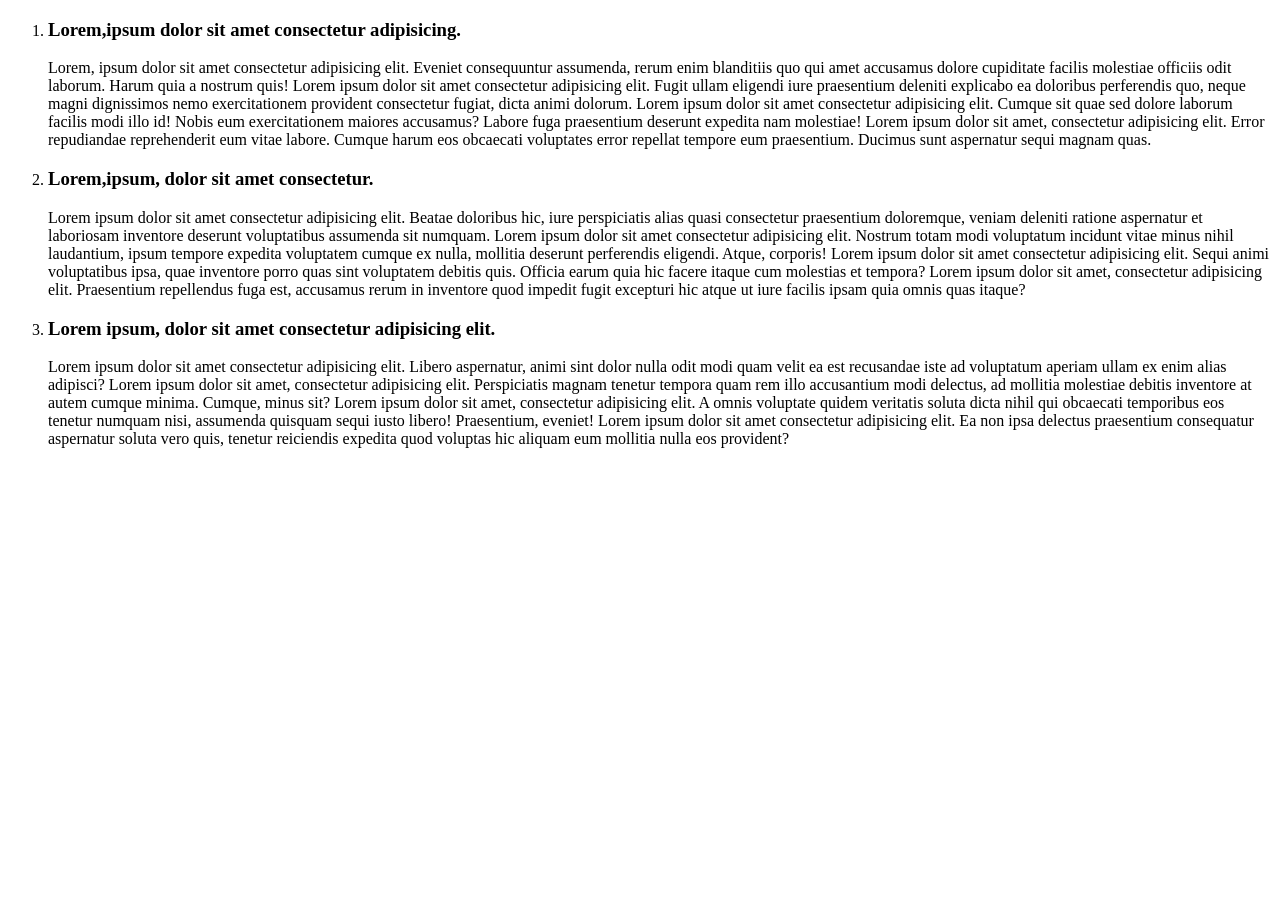
<file: lesson practic/lesson_01-02/homework 3/index.html>
<!DOCTYPE html>
<html lang="en">
<head>
    <meta charset="UTF-8">
    <meta name="viewport" content="width=device-width, initial-scale=1.0">
    <meta http-equiv="X-UA-Compatible" content="ie=edge">
    <title>Document</title>
</head>
<body>
    <ol type="1">
        <li><h3><strong>Lorem,ipsum dolor sit amet consectetur adipisicing.</strong></h3>
        <p>Lorem, ipsum dolor sit amet consectetur adipisicing elit. Eveniet consequuntur assumenda, rerum enim blanditiis quo qui amet accusamus dolore cupiditate facilis molestiae officiis odit laborum. Harum quia a nostrum quis!
        Lorem ipsum dolor sit amet consectetur adipisicing elit. Fugit ullam eligendi iure praesentium deleniti explicabo ea doloribus perferendis quo, neque magni dignissimos nemo exercitationem provident consectetur fugiat, dicta animi dolorum.
        Lorem ipsum dolor sit amet consectetur adipisicing elit. Cumque sit quae sed dolore laborum facilis modi illo id! Nobis eum exercitationem maiores accusamus? Labore fuga praesentium deserunt expedita nam molestiae!
        Lorem ipsum dolor sit amet, consectetur adipisicing elit. Error repudiandae reprehenderit eum vitae labore. Cumque harum eos obcaecati voluptates error repellat tempore eum praesentium. Ducimus sunt aspernatur sequi magnam quas.<?

        </li>
        <li>
            <h3><strong>Lorem,ipsum, dolor sit amet consectetur.</strong></h3>
            <p>Lorem ipsum dolor sit amet consectetur adipisicing elit. Beatae doloribus hic, iure perspiciatis alias quasi consectetur praesentium doloremque, veniam deleniti ratione aspernatur et laboriosam inventore deserunt voluptatibus assumenda sit numquam.
            Lorem ipsum dolor sit amet consectetur adipisicing elit. Nostrum totam modi voluptatum incidunt vitae minus nihil laudantium, ipsum tempore expedita voluptatem cumque ex nulla, mollitia deserunt perferendis eligendi. Atque, corporis!
            Lorem ipsum dolor sit amet consectetur adipisicing elit. Sequi animi voluptatibus ipsa, quae inventore porro quas sint voluptatem debitis quis. Officia earum quia hic facere itaque cum molestias et tempora?
            Lorem ipsum dolor sit amet, consectetur adipisicing elit. Praesentium repellendus fuga est, accusamus rerum in inventore quod impedit fugit excepturi hic atque ut iure facilis ipsam quia omnis quas itaque?</p>
        </li>
        <li>
            <h3><strong>Lorem ipsum, dolor sit amet consectetur adipisicing elit.</strong></h3>
            <p>Lorem ipsum dolor sit amet consectetur adipisicing elit. Libero aspernatur, animi sint dolor nulla odit modi quam velit ea est recusandae iste ad voluptatum aperiam ullam ex enim alias adipisci?
            Lorem ipsum dolor sit amet, consectetur adipisicing elit. Perspiciatis magnam tenetur tempora quam rem illo accusantium modi delectus, ad mollitia molestiae debitis inventore at autem cumque minima. Cumque, minus sit?
            Lorem ipsum dolor sit amet, consectetur adipisicing elit. A omnis voluptate quidem veritatis soluta dicta nihil qui obcaecati temporibus eos tenetur numquam nisi, assumenda quisquam sequi iusto libero! Praesentium, eveniet!
            Lorem ipsum dolor sit amet consectetur adipisicing elit. Ea non ipsa delectus praesentium consequatur aspernatur soluta vero quis, tenetur reiciendis expedita quod voluptas hic aliquam eum mollitia nulla eos provident?</p>
        </li>
    </ol>
   
        
  
</body>
</html>
</file>
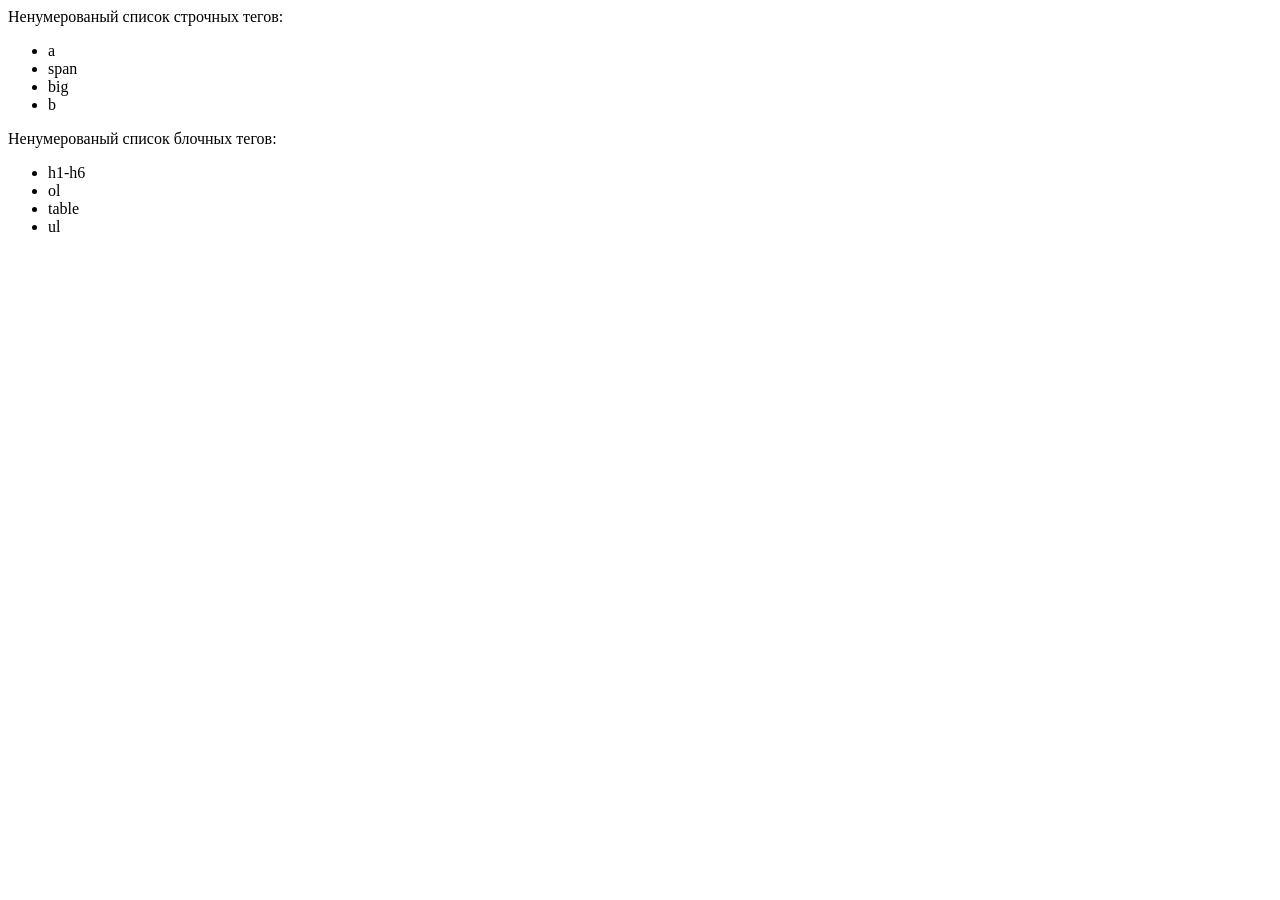
<file: lesson practic/lesson_01-02/homework/index.html>
<!DOCTYPE html>
<html lang="en">
<head>
    <meta charset="UTF-8">
    <meta name="viewport" content="width=device-width, initial-scale=1.0">
    <meta http-equiv="X-UA-Compatible" content="ie=edge">
    <title>Document</title>
</head>
<body>
    Ненумерованый список строчных тегов:
    <ul>
        <li>a</li>
        <li>span</li>
        <li>big</li>
        <li>b</li>
    </ul>
    Ненумерованый список блочных тегов:
    <ul>
        <li>h1-h6</li>
        <li>ol</li>
        <li>table</li>
        <li>ul</li>
    </ul>
</body>
</html>
</file>
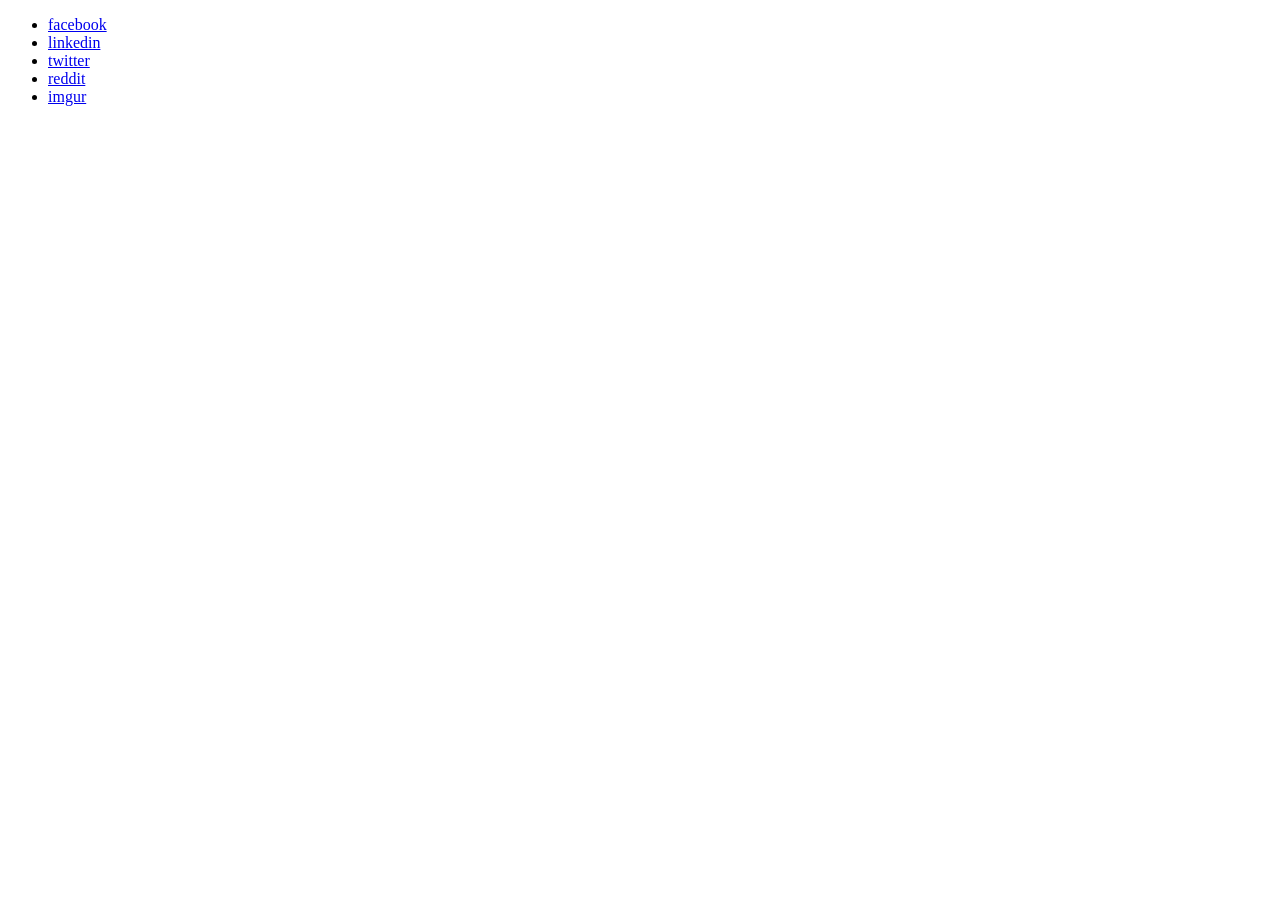
<file: lesson practic/lesson_01-02/homework4/index.html>
<!DOCTYPE html>
<html lang="en">
<head>
    <meta charset="UTF-8">
    <meta name="viewport" content="width=device-width, initial-scale=1.0">
    <meta http-equiv="X-UA-Compatible" content="ie=edge">
    <title>Document</title>
</head>
<body>
    <ul>
        <li><a  target="blank" href="https://www.facebook.com/">facebook</a></li>
        <li><a target="blank" href="https://www.linkedin.com/">linkedin</a></li>
        <li><a target="blank" href="https://twitter.com/?lang=ru">twitter</a></li>
        <li><a  target="blank" href="https://www.reddit.com/">reddit</a></li>
        <li><a target="blank" href="https://imgur.com/">imgur</a></li>
    </ul>
  
</body>
</html>
</file>
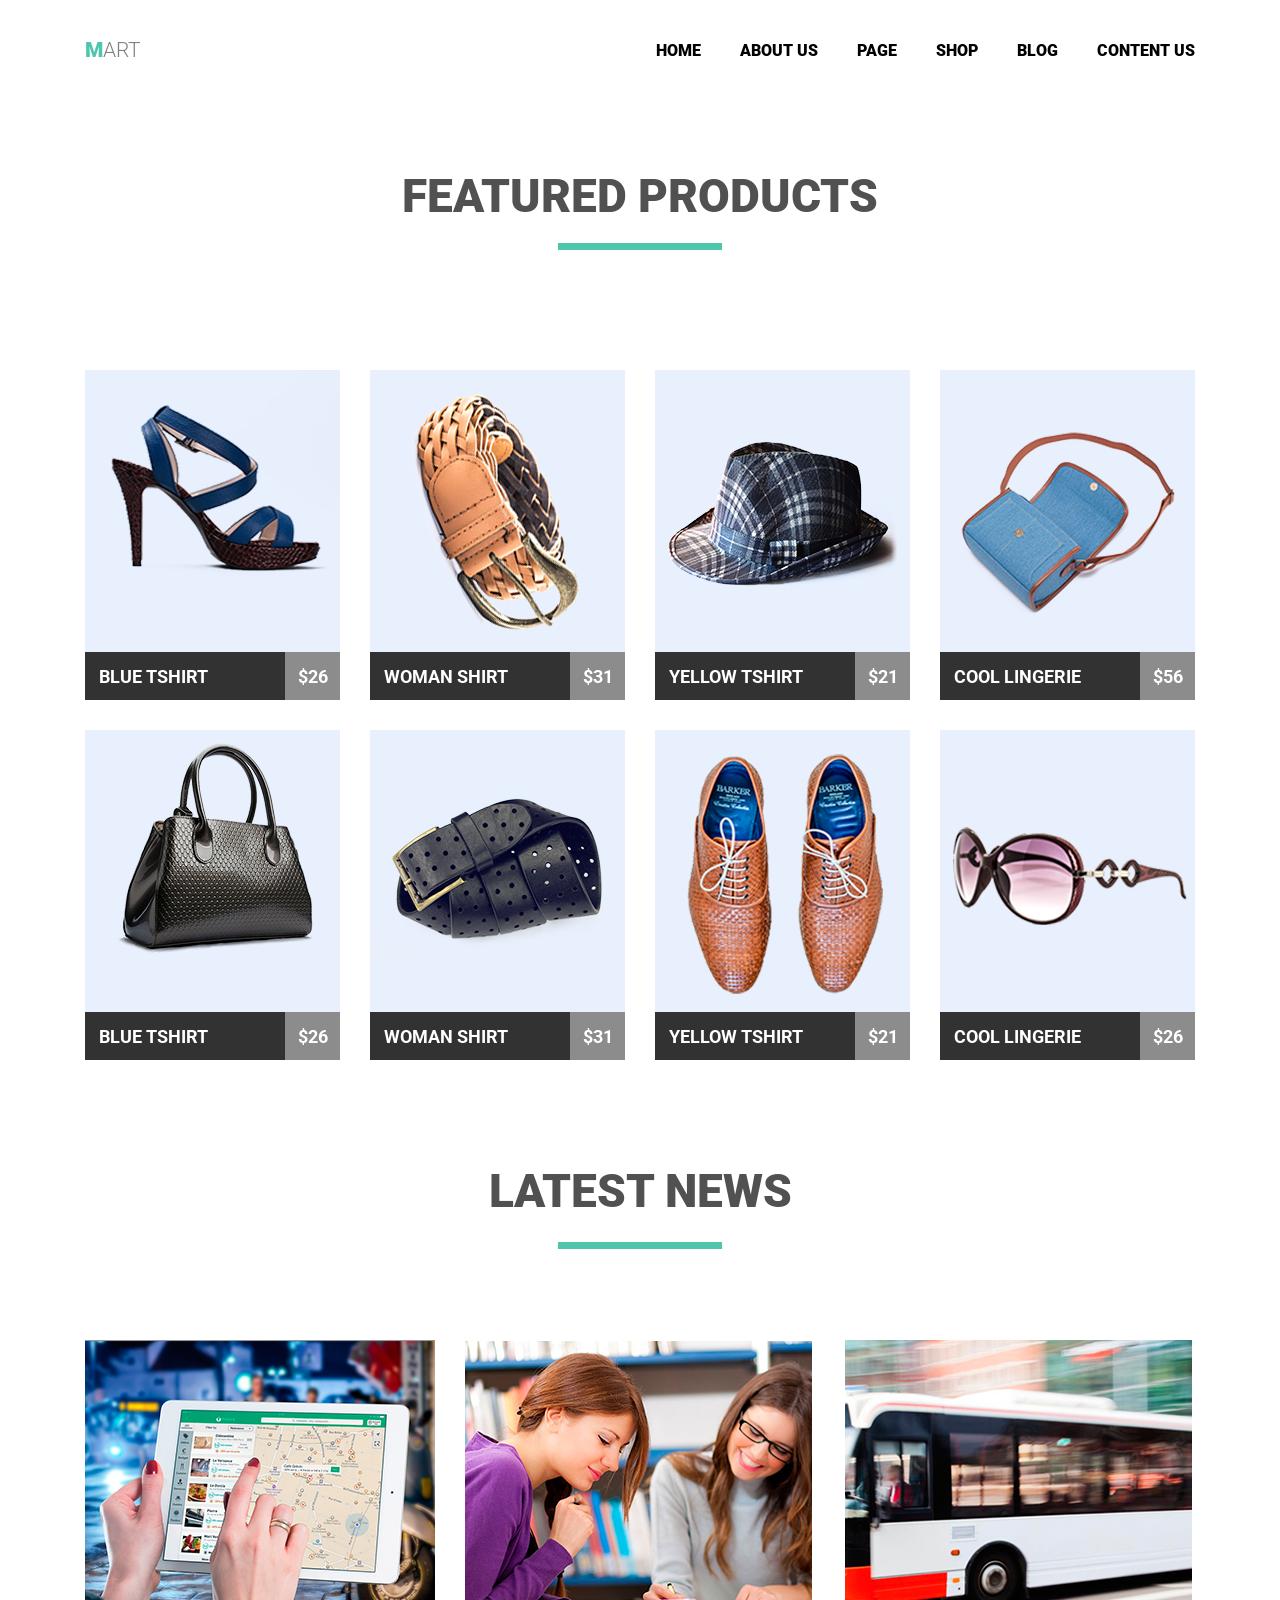
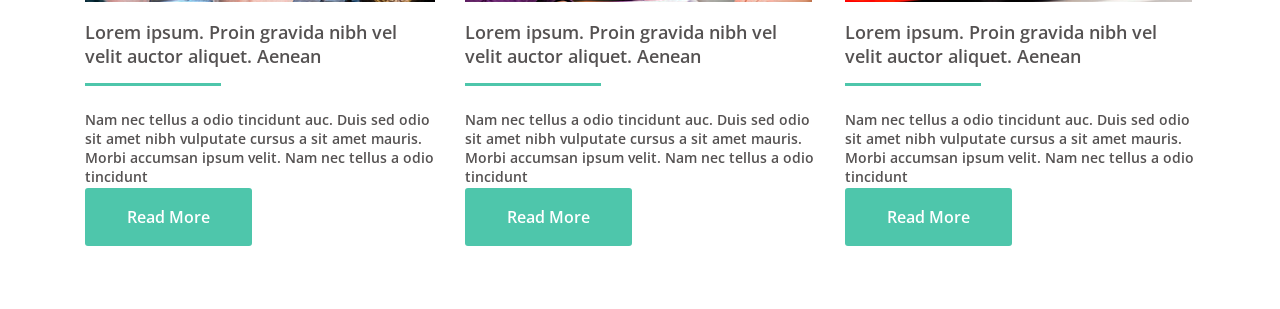
<file: module_04/index1.html>
<!DOCTYPE html>
<html lang="en">
<head>
  <meta charset="UTF-8">
  <meta name="viewport" content="width=device-width, initial-scale=1.0">
  <meta http-equiv="X-UA-Compatible" content="ie=edge">
  <link rel="stylesheet" href="./style1.css">
  <title>Document</title>
</head>
<body>
  <header class="page-head container">
  <nav class="page-nav" >
    <h1 class="logo" >mart</h1>
    <ul class="site-navigation" >
      <li><a href="">home</a></li>
      <li><a href="">about us</a></li>
      <li><a href="">page</a></li>
      <li><a href="">shop</a></li>
      <li><a href="">blog</a></li>
      <li><a href="">content us</a></li>
    </ul>
 </nav>
</header>
<main class="main container">
  <section class="shop">
  <h2 class="shop-title">featured products</h2>
  <ul class="shop-menu">
    <li class="shop-menu-item">
      <a href="" class="shop-menu-item-link">
        <img src="./img/big1.png" alt="" class="shop-menu-item-img">
          <div class="wrapper">
            <p class="product-description">blue tshirt</span>
            <p class="product-price">$26</span>
          </div>
        </a>
    </li>
    <li class="shop-menu-item">
      <a href="" class="shop-menu-item-link">
        <img src="./img/big2.png" alt="" class="shop-menu-item-img">
          <div class="wrapper">
            <p class="product-description">woman shirt</span>
            <p class="product-price">$31</span>
          </div>
        </a>
    </li>
    <li class="shop-menu-item">
      <a href="" class="shop-menu-item-link">
        <img src="./img/big3.png" alt="" class="shop-menu-item-img">
          <div class="wrapper">
            <p class="product-description">yellow tshirt</span>
            <p class="product-price">$21</span>
          </div>
        </a>
    </li>
    <li class="shop-menu-item">
      <a href="" class="shop-menu-item-link">
        <img src="./img/big4.png" alt="" class="shop-menu-item-img">
          <div class="wrapper">
            <p class="product-description">cool lingerie</span>
            <p class="product-price">$56</span>
          </div>
        </a>
    </li>
    <li class="shop-menu-item">
      <a href="" class="shop-menu-item-link">
        <img src="./img/big5.png" alt="" class="shop-menu-item-img">
          <div class="wrapper">
            <p class="product-description">blue tshirt</span>
            <p class="product-price">$26</span>
          </div>
        </a>
    </li>
    <li class="shop-menu-item">
      <a href="" class="shop-menu-item-link">
        <img src="./img/big6.png" alt="" class="shop-menu-item-img">
          <div class="wrapper">
            <p class="product-description">woman shirt</span>
            <p class="product-price">$31</span>
          </div>
        </a>
    </li>
    <li class="shop-menu-item">
      <a href="" class="shop-menu-item-link">
        <img src="./img/big7.png" alt="" class="shop-menu-item-img">
          <div class="wrapper">
              <p class="product-description">yellow tshirt</span>
              <p class="product-price">$21</span>
          </div>
        </a>
    </li>
    <li class="shop-menu-item">
      <a href="" class="shop-menu-item-link">
        <img src="./img/big8.png" alt="" class="shop-menu-item-img">
          <div class="wrapper">
            <p class="product-description">cool lingerie</span>
            <p class="product-price">$26</span>
          </div>
        </a>
    </li>
  </ul>
</section>
<section class="footer container">
    <h2 class="footer-title">latest news</h2>
    <ul class="footer-menu">
      <li class="footer-menu-item">
        <img src="./img/big9.png" alt="pictures" class="footer-menu-item-img">
          <p class="footer-p">Lorem ipsum. Proin gravida nibh vel velit auctor aliquet. Aenean</p>
          <p class="footer-p-1">Nam nec tellus a odio tincidunt auc. Duis sed odio sit amet nibh vulputate cursus a sit amet mauris. Morbi accumsan ipsum velit. Nam nec tellus a odio tincidunt</p>
          <a href="" class="footer-button">Read More</a>
      </li>
      <li class="footer-menu-item">
        <img src="./img/big10.png" alt="pictures" class="footer-menu-item-img">
          <p class="footer-p">Lorem ipsum. Proin gravida nibh vel velit auctor aliquet. Aenean</p>
          <p class="footer-p-1">Nam nec tellus a odio tincidunt auc. Duis sed odio sit amet nibh vulputate cursus a sit amet mauris. Morbi accumsan ipsum velit. Nam nec tellus a odio tincidunt</p>
          <a href="" class="footer-button">Read More</a>
      </li>
      <li class="footer-menu-item">
        <img src="./img/big11.png" alt="pictures" class="footer-menu-item-img">
          <p class="footer-p">Lorem ipsum. Proin gravida nibh vel velit auctor aliquet. Aenean</p>
          <p class="footer-p-1">Nam nec tellus a odio tincidunt auc. Duis sed odio sit amet nibh vulputate cursus a sit amet mauris. Morbi accumsan ipsum velit. Nam nec tellus a odio tincidunt</p>
          <a href="" class="footer-button">Read More</a>
      </li>
    </ul>
</section>
</main>  
</body>
</html>
</file>
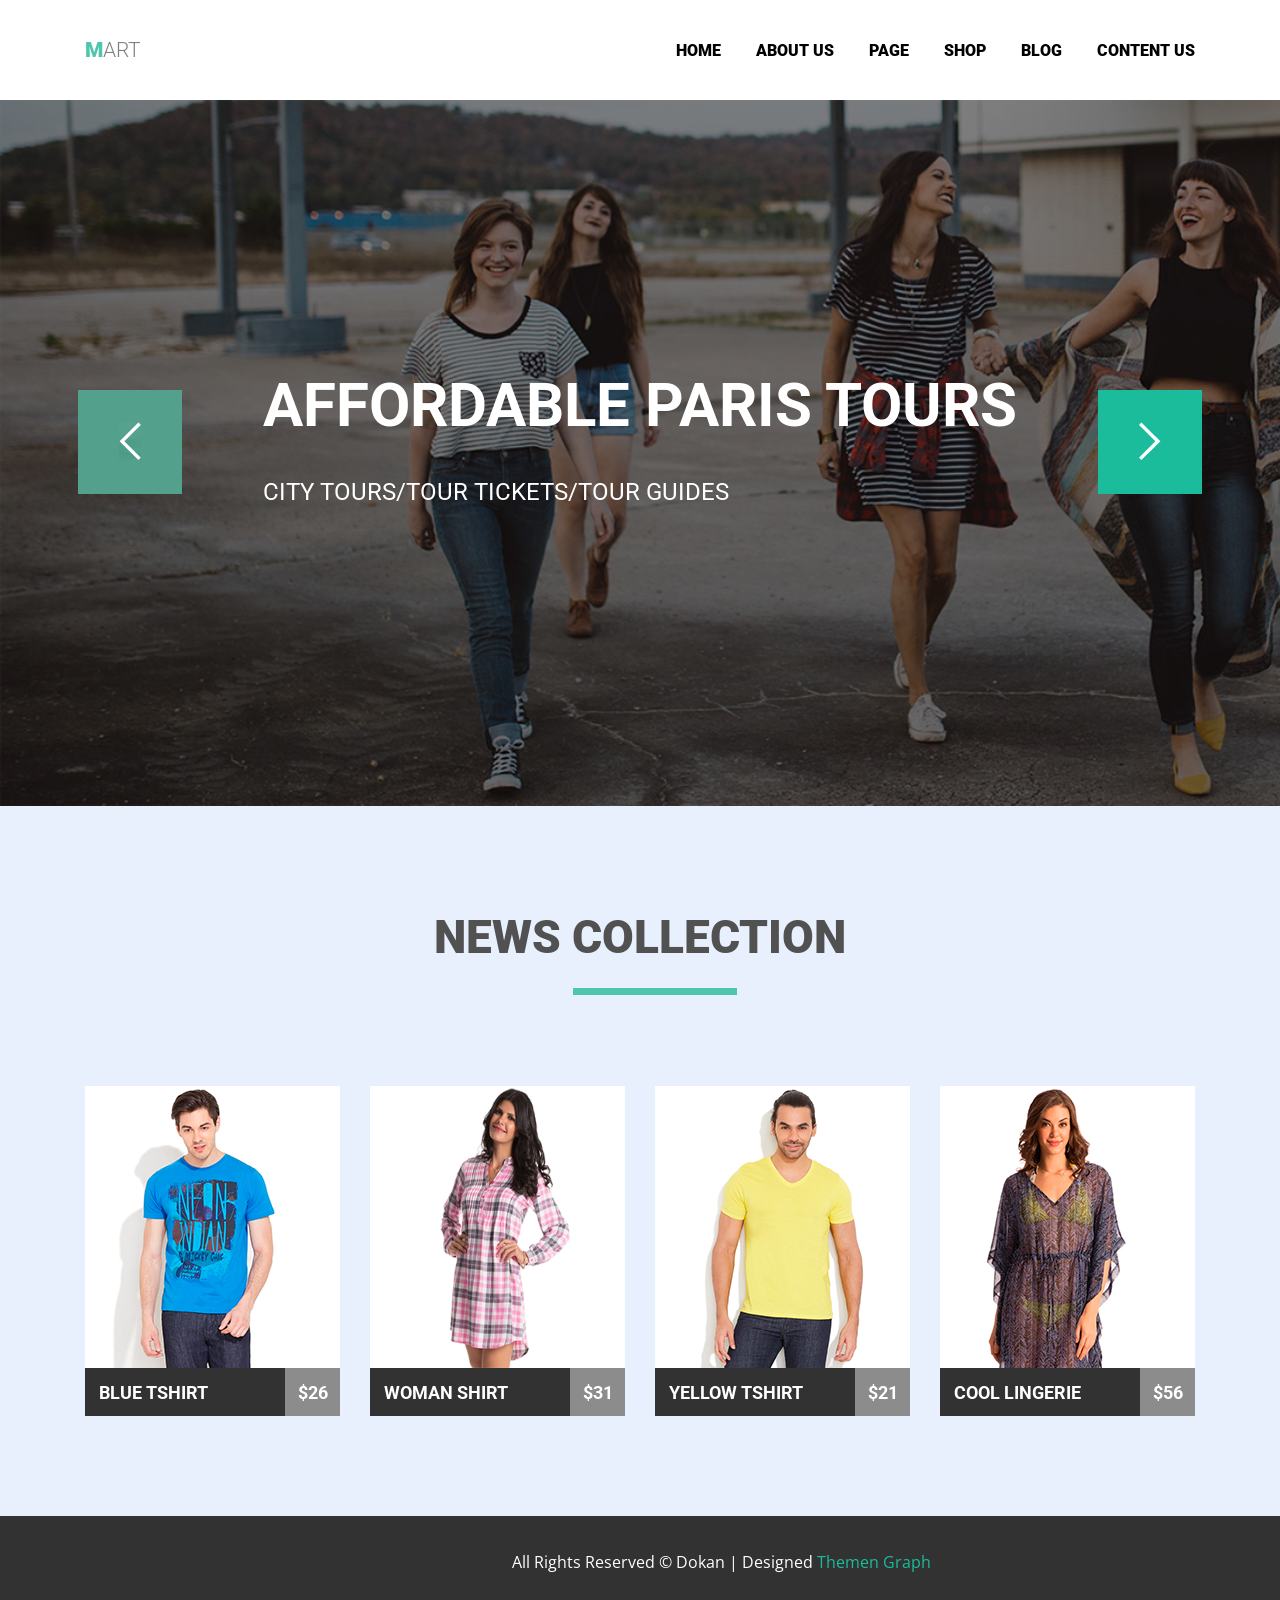
<file: module_05/index(8).html>
<!DOCTYPE html>
<html lang="en">
<head>
  <meta charset="UTF-8">
  <meta name="viewport" content="width=device-width, initial-scale=1.0">
  <meta http-equiv="X-UA-Compatible" content="ie=edge">
  <link rel="stylesheet" href="./css/style(1).css">
  <title>Document</title>
</head>
<body>
  <header class="page-head container">
  <nav class="page-nav" >
    <h1 class="logo" >mart</h1>
    <ul class="site-navigation" >
      <li><a href="">home</a></li>
      <li><a href="">about us</a></li>
      <li><a href="">page</a></li>
      <li><a href="">shop</a></li>
      <li><a href="">blog</a></li>
      <li><a href="">content us</a></li>
    </ul>
 </nav>
</header>
<main class="main">
  <section class="shop">
      <div class="shop-wrapper">
          <h2 class="shop-description">affordable paris tours</h2>
          <p class="shop-text">city tours/tour tickets/tour guides</p>
          <button class="shop__button"><img src="./img/m-left.png" alt=""></button>
          <button class="shop__button--second"><img src="./img/m-right.png" alt=""></button>
      </div>
</section>
<section class="pre-footer">
    <div class="container">
    <h2 class="footer-title">news collection</h2>
    <ul class="footer-menu">
      <li class="footer-menu-item">
            <a href="" class="footer-menu-item-link">
                <img src="./img/liq1.png" alt="pictures" class="footer-menu-item-img">
                <div class="wrapper">
                    <span class="product-description">blue tshirt</span>
                    <span class="product-price">$26</span>
            </div>
            <div class="all">
                <div class="hidden-menu">
                <ul class="hidden-ul">
                  <li class="hidden-li"><a href=""><img src="./img/heart.png" alt="" class="b-img"></a></li>
                  <li class="hidden-li"><a href=""><img src="./img/sight.png" alt="" class="b-img"></a></li>
                  <li class="hidden-li"><a href=""><img src="./img/clock.png" alt="" class="b-img"></a></li>
                </ul>
                <div class="invintebel"><img src="./img/truck.png" alt=""
                  class="img-invintebel"><p class="invintebel-p">ADD TO CART</p></div>
              </div>
            </div>
          </a>
      </li>
      <li class="footer-menu-item">
            <a href="" class="footer-menu-item-link">
                <img src="./img/liq2.png" width="255" height="282" alt="pictures" class="footer-menu-item-img">
                <div class="wrapper">
                    <span class="product-description">woman shirt</span>
                    <span class="product-price">$31</span>
             </div>
             <div class="all">
                <div class="hidden-menu">
                <ul class="hidden-ul">
                  <li class="hidden-li"><a href=""> <img src="./img/heart.png" alt="" class="b-img"></a></li>
                  <li class="hidden-li"><a href=""> <img src="./img/sight.png" alt="" class="b-img"></a></li>
                  <li class="hidden-li"><a href=""> <img src="./img/clock.png" alt="" class="b-img"></a></li>
                </ul>
                <div class="invintebel">
                  <img src="./img/truck.png" alt=""
                  class="img-invintebel"><p class="invintebel-p">ADD TO CART</p></div>
              </div>
            </div>
           </a>
      </li>
      <li class="footer-menu-item">
            <a href="" class="footer-menu-item-link">
                 <img src="./img/liq3.png" alt="pictures" class="footer-menu-item-img">
                 <div class="wrapper">
                     <span class="product-description">yellow tshirt</span>
                     <span class="product-price">$21</span>
             </div>
             <div class="all">
                <div class="hidden-menu">
                <ul class="hidden-ul">
                  <li class="hidden-li"><a href=""> <img src="./img/heart.png" alt="" class="b-img"></a></li>
                  <li class="hidden-li"><a href=""> <img src="./img/sight.png" alt="" class="b-img"></a></li>
                  <li class="hidden-li"><a href=""> <img src="./img/clock.png" alt="" class="b-img"></a></li>
                </ul>
                <div class="invintebel">
                  <img src="./img/truck.png" alt=""
                  class="img-invintebel"><p class="invintebel-p">ADD TO CART</p></div>
              </div>
            </div>
           </a>
      </li>
      <li class="footer-menu-item">
            <a href="" class="footer-menu-item-link">
                <img src="./img/liq4.png" alt="pictures" class="footer-menu-item-img">
                <div class="wrapper">
                    <span class="product-description">cool lingerie</span>
                    <span class="product-price">$56</span>
             </div>
             <div class="all">
                <div class="hidden-menu">
                <ul class="hidden-ul">
                  <li class="hidden-li"><a href=""> <img src="./img/heart.png" alt="" class="b-img"></a></li>
                  <li class="hidden-li"><a href=""> <img src="./img/sight.png" alt="" class="b-img"></a></li>
                  <li class="hidden-li"><a href=""> <img src="./img/clock.png" alt="" class="b-img"></a></li>
                </ul>
                <div class="invintebel">
                  <img src="./img/truck.png" alt=""
                  class="img-invintebel"><p class="invintebel-p">ADD TO CART</p></div>
              </div>
            </div>
           </a>
      </li>
    </ul>
  </div>
</section>
</main>
<footer class="stripe">
    <p class="text">All Rights Reserved © Dokan | Designed</p>
    <p class="green">Themen Graph</p>
  </footer>
</body>
</html>
</file>
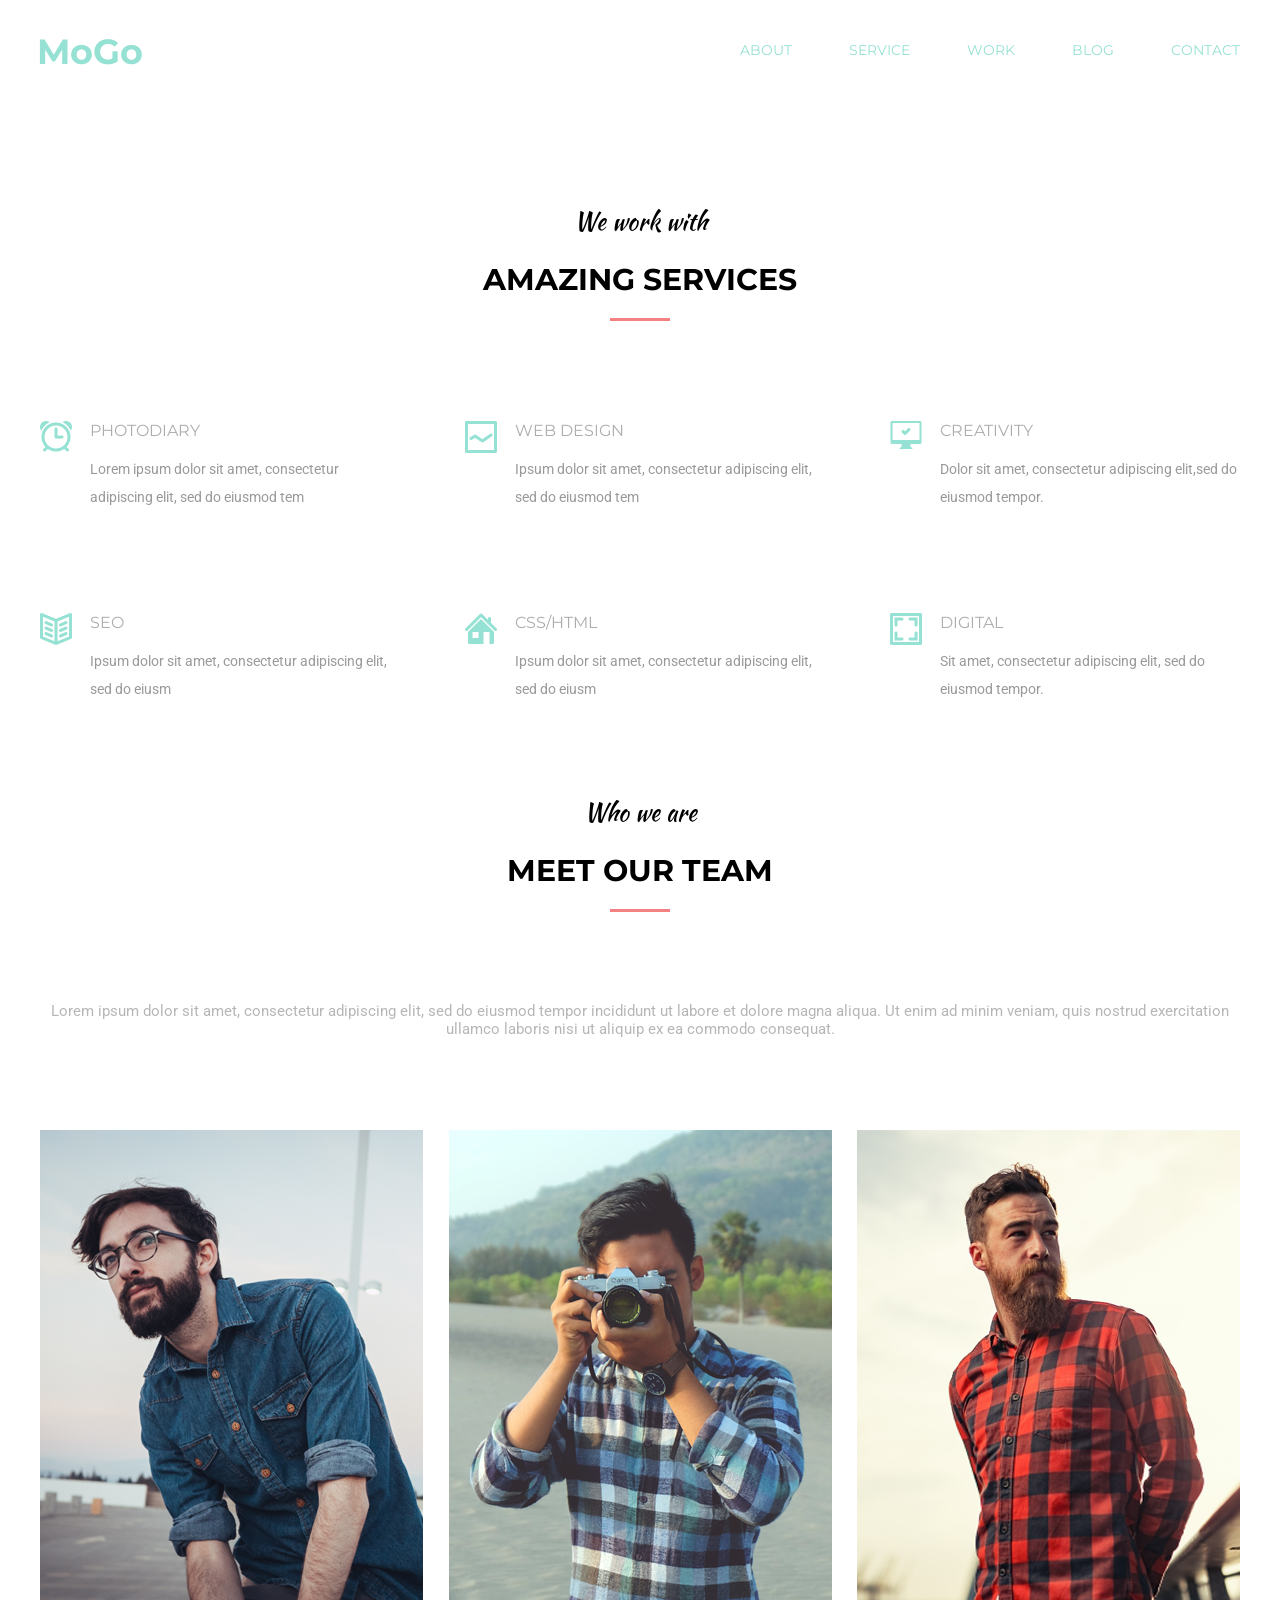
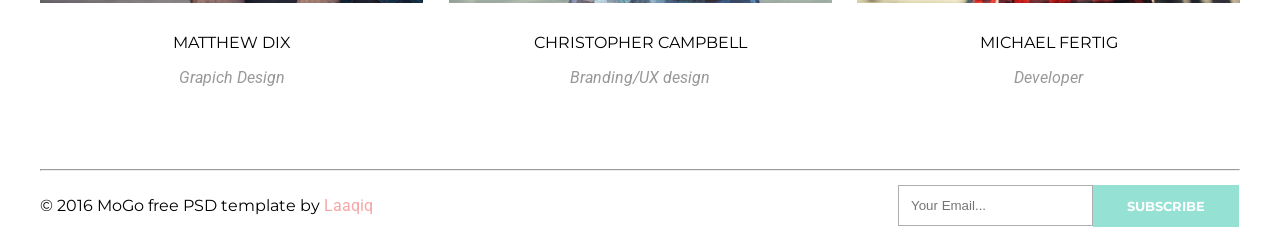
<file: module_06/index3.html>
<!DOCTYPE html>
<html lang="en">
<head>
    <meta charset="UTF-8">
    <meta name="viewport" content="width=device-width, initial-scale=1.0">
    <meta http-equiv="X-UA-Compatible" content="ie=edge">
    <link rel="stylesheet" href="./css/style3.css">
    <title>Document</title>
</head>
<body>
    <header class="page-head container">
        <nav class="page-nav">
            <h1 class="logo">MoGo</h1>
                <ul class="site-navigation">
                    <li class="item"><a href="" class="item-link">about<div class="stripe_01"></div></a></li>
                    <li class="item"><a href="" class="item-link">service<div class="stripe_02"></div></a></li>
                    <li class="item"><a href="" class="item-link">work<div class="stripe_03"></div></a></li>
                    <li class="item"><a href="" class="item-link">blog<div class="stripe_04"></div></a></li>
                    <li class="item"><a href="" class="item-link">contact<div class="stripe_05"></div></a></li>
                </ul>
        </nav>
    </header>
    <main class="mainer container">
        <section>
                <p class="serv">We work with</p>
                <h3 class="zagolovok">amazing services</h3>
            <ul class="site-content">
                <li class="item-content">
                    <img src="./img/Alarm.png" alt="Alarm" class="item-img">
                        <p class="p-mainer">photodiary</p>
                        <p class="p-com">Lorem ipsum dolor sit amet, consectetur adipiscing elit, sed do eiusmod tem</p>
                </li>
                <li class="item-content">
                    <img src="./img//Line_Graph.png" alt="Line_Graph" class="item-img">
                        <p class="p-mainer">web design</p>
                        <p class="p-com">Ipsum dolor sit amet, consectetur adipiscing elit, sed do eiusmod tem</p>
                </li>
                <li class="item-content">
                    <img src="./img/Computer.png" alt="Computer" class="item-img">
                        <p class="p-mainer">creativity</p>
                        <p class="p-com">Dolor sit amet, consectetur adipiscing elit,sed do eiusmod tempor.</p>
                </li>
                <li class="item-content">
                    <img src="./img/Book.png" alt="Book" class="item-img">
                        <p class="p-mainer">seo</p>
                        <p class="p-com">Ipsum dolor sit amet, consectetur adipiscing elit, sed do eiusm</p>
                </li>
                <li class="item-content">
                    <img src="./img/Home.png" alt="Home" class="item-img">
                        <p class="p-mainer">css/html</p>
                        <p class="p-com">Ipsum dolor sit amet, consectetur adipiscing elit, sed do eiusm</p>
                </li>
                <li class="item-content">
                    <img src="./img/Image.png" alt="Image" class="item-img">
                        <p class="p-mainer">digital</p>
                        <p class="p-com">Sit amet, consectetur adipiscing elit, sed do eiusmod tempor.</p>
                </li>
            </ul>
        </section>
        <section>
                <p class="footer-serv">Who we are</p>
                <h3 class="footer-zagolovok">meet our team</h3>
                <p class="nothing">Lorem ipsum dolor sit amet, consectetur adipiscing elit, sed do eiusmod tempor incididunt ut labore et dolore magna aliqua. Ut enim ad minim veniam, quis nostrud exercitation ullamco laboris nisi ut aliquip ex ea commodo consequat.</p>
            <ul class="side-bar">
                <li class="side-bar-item">
                    <div class="all">
                      <img src="./img/f-men.png" alt="" class="f-men">
                        <div class="hidden-menu">
                            <ul class="hidden-ul">
                                <li class="hidden-li"><a href=""><img src="./img/facebook.png" alt="" class="f-img-1"></a></li>
                                <li class="hidden-li"><a href=""><img src="./img/twitter.png" alt="" class="f-img-2"></a></li>
                                <li class="hidden-li"><a href=""><img src="./img/pinterest.png" alt="" class="f-img-3"></a></li>
                                <li class="hidden-li"><a href=""><img src="./img/instagram.png" alt="" class="f-img-4"></a></li>
                            </ul>
                        </div>
                    </div>
                    <p class="name">matthew dix</p>
                    <p class="skills">Grapich Design</p>
                </li>
                <li class="side-bar-item">
                    <div class="all">
                      <img src="./img/s-men.png" alt="" class="f-men">
                        <div class="hidden-menu">
                            <ul class="hidden-ul">
                                    <li class="hidden-li"><a href=""><img src="./img/facebook.png" alt="" class="f-img-1"></a></li>
                                    <li class="hidden-li"><a href=""><img src="./img/twitter.png" alt="" class="f-img-2"></a></li>
                                    <li class="hidden-li"><a href=""><img src="./img/pinterest.png" alt="" class="f-img-3"></a></li>
                                    <li class="hidden-li"><a href=""><img src="./img/instagram.png" alt="" class="f-img-4"></a></li>
                             </ul>
                        </div>
                    </div>
                    <p class="name">christopher campbell</p>
                    <p class="skills">Branding/UX design</p>
                </li>
                <li class="side-bar-item">
                    <div class="all">
                      <img src="./img/t-men.png" alt="" class="f-men">
                        <div class="hidden-menu">
                            <ul class="hidden-ul">
                                    <li class="hidden-li"><a href=""><img src="./img/facebook.png" alt="" class="f-img-1"></a></li>
                                    <li class="hidden-li"><a href=""><img src="./img/twitter.png" alt="" class="f-img-2"></a></li>
                                    <li class="hidden-li"><a href=""><img src="./img/pinterest.png" alt="" class="f-img-3"></a></li>
                                    <li class="hidden-li"><a href=""><img src="./img/instagram.png" alt="" class="f-img-4"></a></li>
                            </ul>
                        </div>
                        </div>
                        <p class="name">michael fertig</p>
                        <p class="skills">Developer</p>
                    </li>
            </ul>
            </footer>
        </section>
    </main>
    <footer class="fffooter container">
            <hr>
            <p class="fffooter-text">© 2016 MoGo free PSD template by</p>
            <p class="pink">Laaqiq</p>
            <form class="help">
                <input type="search" name="text" placeholder="Your Email..." class="search">
                <input type="submit" value="subscribe" class="talest">
            </form>
</body>
</html>
</file>
<file: module_03/style(3).css>
/*conventions*/

@import url('https://fonts.googleapis.com/css?family=Playfair+Display:400,400i,700,700i&subset=cyrillic');

html {
    box-sizing: border-box;
}

*, 
*::before,
*::after{
    box-sizing: inherit;
}

.container {
    width: 900px;
    margin: 0 auto;
}

/*hade*/

.page-nav {
    padding-top: 78px;
    padding-bottom: 105px;
}

.site-navigation {
    margin: 0;
    padding: 0;
    font-size: 0;
    list-style-type: none;
    text-align: center;
}

.site-navigation li {
    display: inline-block;
    margin-left: 105px;
    font-size: 16px;
}

.site-navigation li:first-child {
    margin-left: 0;
}

.site-navigation a {
    color: gray;
    text-decoration: none;
    font-family: 'Playfair Display', serif;

}

.site-navigation a:hover,
.site-navigation a:focus {
    color: rgb(59, 201, 248);
}

/*conten*/

img {
    margin-bottom: 20px;
}

.p-1{
    margin: 0;
}

.zagolovok {
    margin: 0;
}

.container-section {
    margin-bottom: 60px;
}

.container-section-ul {
    list-style-type: none;
    margin: 0px;
    padding: 0px;
    font-size: 0;
}

.container-section-item {
    display: inline-block;
    width: 420px;
    margin-right: 60px;
}

.container-section-item:nth-child(2n) {
    margin-right: 0;
}


.container-section p {
    color: gray;
    font-size: 14px;
    line-height: 24px;
    margin-bottom: 30px;
    font-family: 'Playfair Display', serif;
}

.container-section h3 {
    color: gray;
    font-size: 30px;
    font-weight: 100;
    font-family: 'Playfair Display', serif;
}

.container-section-item:nth-last-child(-n + 4) {
    margin-top: 132px;
}

/*footer*/


.load-more{
    border: 2px solid gray;
    margin: 0;
    padding: 18px 46px;
    font-size: 20px;
    line-height: 24px;
    background-color: white;
    color: gray;
    font-family: 'Playfair Display', serif;
    font-weight: 700;
    cursor: pointer;
    margin-bottom: 60px;
}

.load-more:hover,
.load-more:focus {
    color: rgb(27, 172, 172)
}
</file>
<file: module_07/css/style.css>
/* Convetions */

* {
    box-sizing: border-box;
    margin: 0;
    padding: 0;
}

.container {
    width: 940px;
    margin: 0 auto;
}

/* Fonts */

@font-face {
    font-family: 'Roboto Slab';
    font-style: normal;
    font-weight: 400;
    src: url('../shrift/roboto-slab-v8-cyrillic_latin-regular.woff2') format('woff2');
}

@font-face {
    font-family: 'Wisdom Script';
    font-style: normal;
    font-weight: 400;
    src: url('../shrift/Wisdom Script AI.woff2') format('woff2');
}

@font-face {
    font-family: 'Montserrat';
    font-style: normal;
    font-weight: 400;
    src: url('../shrift/montserrat-v13-cyrillic_latin-regular.woff2') format('woff2');
}

@font-face {
    font-family: 'Montserrat';
    font-style: normal;
    font-weight: 700;
    src: url('../shrift/montserrat-v13-cyrillic_latin-700.woff2') format('woff2');
}

/* naver */

  .page-nav {
    display: flex;
    justify-content: space-between;
    padding: 40px 0 120px 0;
    font-size: 0;
}

/* loger */

  .logo {
    display: inline-block;
    font-family: 'Wisdom Script';
    font-size: 26px;
    color: #fed136;
}

/* navigation */

  .site-navigation {
    list-style: none;
}

  .navigation-item {
    display: inline-block;
    margin-right: 40px;
    padding: 11px 0 0 0;
}

  .navigation-item:last-child {
    margin-right: 0;
}

  .navigation-link {
    text-decoration: none;
    color: black;
    font-size: 14px;
    text-transform: uppercase;
    font-family: 'Montserrat';
    font-weight: 700;
    display: block;
}

  .navigation-link:hover,
  .navigation-link:focus {
    transition-property: color;
    transition-duration: 200ms;
    transition-timing-function: ease;
    color: #fed136;
}

/* zagolovok */

.zagolovok {
    font-family: 'Roboto Slab';
    font-size: 40px;
    color: black;
    text-align: center;
    padding-bottom: 18px;
    text-transform: uppercase;
}

/* texter */

.texter {
    font-family: 'Roboto Slab';
    text-align: center;
    opacity: 0.6;
    color: #777777;
    padding-bottom: 75px;
}

/* boder deistvia */

.karman {
    list-style: none;
    display: flex;
    justify-content: space-between;
}

.karman__item {
    width: 312px;
}

.boder-img {
    margin: 0 auto;
    display: block;
}

.boder-zagolovok {
    font-family: 'Montserrat';
    font-weight: 700;
    text-align: center;
    padding-bottom: 16px;
    padding-top: 28px;
}

.text {
    font-family: 'Roboto Slab';
    text-align: center;
    color: #777777;
    font-size: 14px;
    padding-bottom: 120px;
}

/* slovobludstvo */

.index {
    height: 676px;
    background-color: #222222;
    background-size: cover;
    position: relative;
}

.biger {
    padding-top: 110px;
    font-size: 40px;
    font-family: 'Montserrat';
    font-weight: 700;
    text-align: center;
    color: white;
    text-transform: uppercase;
}

.prot {
    font-family: 'Roboto Slab';
    text-align: center;
    color: #777777;
    padding: 23px 0 75px 0;
}

.country {
    position: absolute;
    z-index: 1;
    right: 2px;
    top: 130px;
}

/* buttons */

.pre-footer {
    display: flex;
    justify-content: center;
}

.inputerer {
    display: flex;
    flex-direction: column;
}

.input {
    width: 455px;
    height: 50px;
    border-radius: 6px;
    border: 2px solid #e4e4e4;
    margin-top: 25px;
}

.input:first-child {
    margin-top: 0;
}

.input::placeholder {
    font-family: 'Montserrat';
    font-weight: 700;
    font-size: 14px;
    color: #bbbbbb;
    padding: 19px 0 21px 20px;
    text-transform: uppercase;
}


/* area */

.text-area {
    width: 455px;
    height: 200px;
    border: 2px solid #e4e4e4;
    margin-left: 30px;
    border-radius: 6px;
}

.text-area::placeholder {
    font-family: 'Montserrat';
    font-weight: 700;
    font-size: 14px;
    color: #bbbbbb;
    padding: 20px 0 0 20px;
    text-transform: uppercase;
}

/* submit */

.submiter {
    width: 240px;
    height: 65px;
    border: 1px solid #fed136;
    border-radius: 6px;
    margin: 30px auto 0;
    background-color: #fed136;
    font-family: 'Montserrat';
    font-weight: 700;
    font-size: 18px;
    text-transform: uppercase;
    color: white;
}

/* form */

.invalided input:required:invalid,
.invalided text-area:required:invalid {
    border: 2px solid red;
}

.invalided input:required:valid,
.invalided text-area:required:valid {
    border: 2px solid green;
}
</file>
<file: module_08/css/style.css>
﻿/* convetoinses */

@import url('https://fonts.googleapis.com/css?family=Montserrat:400,700|Roboto:300,400&display=swap');

* {
    margin: 0;
    padding: 0;
}

@media all and (min-width: 320px) {
    .page__header {
        background: url(../img/main_img_mobile.png)rgba(0, 0, 0, 0.5) no-repeat;
        background-size: cover;
        height: 542px;
    }

    .container__for__link {
        padding: 32px 0 165px 0;
    }

    .container {
        margin: 0 auto;
    }
    
/* ссылки */

    .header__link1 {
        text-decoration: none;
        color: white;
        font-size: 14px;
        margin-left: 80px;
        font-family: 'Montserrat', sans-serif;
        font-weight: 700;
    }

    .header__link2 {
        text-decoration: none;
        color: white;
        font-size: 14px;
        padding: 10px 17px 8px 16px;
        margin-left: 25px;
        font-family: 'Montserrat', sans-serif;
        font-weight: 700;
        border: 3px solid white;
        border-radius: 25px;
    }
/* робота с текстом */
    .colorer {
        font-family: 'Montserrat', sans-serif;
        font-weight: 700;
        text-align: center;
        color: white;
        text-transform: uppercase;
    }

    .header__logo {
        font-size: 20px;
        text-decoration: none;
        display: block;
        margin: 0 auto 39px;
    }

    .header__zagolovok {
        font-size: 30px;
        padding-bottom: 20px;
        display: block;
        margin: 0 auto;
    }

    .header__text {
        width: 217px;
        margin: 0 auto 19px;
        font-size: 18px;
        font-family: 'Roboto', sans-serif;
        font-weight: 300;
        text-align: center;
        color: white;
    }
/* кнопка */
    .button {
        width: 280px;
        height: 30px;
        background-color: #ff4e50;
        border: 1px solid #ff4e50;
        border-radius: 25px;
        margin: 0 auto;
        /* text-align: center; */
        font-family: 'Montserrat', sans-serif;
        font-weight: 700;
        font-size: 14px;
        color: white;
        cursor: pointer;
        display: block;
        text-decoration: none;
        text-align: center;
        padding-top: 10px;
    }

/* заголовок */

    .main__zagolovok {
        font-size: 22px;
        font-family: 'Montserrat', sans-serif;
        font-weight: 700;
        text-align: center;
        padding: 69px 0 20px 0;
    }

/* фото */

    .section__karman {
        margin-left: 60px;
        width: 200px;
        position: relative;
    }

    .div__img {
        margin: 0 auto;
        display: block;
        border-radius: 50%;
    }

    /* мини ссылки */

    .section__paket1 {
        width: 35px;
        height: 35px;
        background-color: #ff4e50;
        border: 3px solid white;
        border-radius: 50%;
        position: absolute;
        top: 75px;
        left: 110px;
    }

    .section__paket2 {
        width: 35px;
        height: 35px;
        background-color: #ffa507;
        border: 3px solid white;
        border-radius: 50%;
        position: absolute;
        top: 75px;
        left: 110px;
    }

    .section__paket3 {
        width: 35px;
        height: 35px;
        background-color: #1cd7ad;
        border: 3px solid white;
        border-radius: 50%;
        position: absolute;
        top: 75px;
        left: 110px;
    }

    .section__paket4 {
        width: 35px;
        height: 35px;
        background-color: #4e73db;
        border: 3px solid white;
        border-radius: 50%;
        position: absolute;
        top: 75px;
        left: 110px;
    }

    /* паддинги ссылок */

    .a__img1 {
        padding: 6px 0 0 8px;
    }

    .a__img2 {
        padding: 8px 0 0 11px;
    }

    .a__img3 {
        padding: 7px 0 0 8px;
    }

    .a__img4 {
        padding: 8px 0 0 8px;
    }

    /* текст */

    .img__h {
        font-family: 'Montserrat', sans-serif;
        font-weight: 700;
        font-size: 14px;
        text-align: center;
        padding: 20px 0 15px 0;
    }

    .h__text {
        font-family: 'Roboto', sans-serif;
        font-weight: 300;
        font-size: 14px;
        text-align: center;
        color: gray;
        padding-bottom: 30px;
    }

/* кнопка  */

    .buttoner {
        width: 276px;
        height: 36px;
        background-color: transparent;
        border: 2px solid #ff4e50;
        border-radius: 25px;
        margin: 0 auto 60px;
        font-family: 'Montserrat', sans-serif;
        font-weight: 700;
        font-size: 14px;
        color: #ff4e50;
        cursor: pointer;
        display: block;
    }
}

@media all and (min-width: 768px) {

/* картина сайта */

    .container {
        width: 748px;
    }

    .page__header {
        background: url(../img/main_img.png)rgba(0, 0, 0, 0.5);
        background-repeat: no-repeat;
        background-size: cover;
        width: 100%;
        height: 700px;
        position: relative;
    }

/* ссылки */

    .header__link1 {
        position: absolute;
        top: 50px;
        left: 550px;
        margin: 0;
    }

    .header__link2 {
        position: absolute;
        margin: 0;
        top: 38px;
        left: 620px;
    }

/* лого */

    .header__logo {
        padding: 0;
        margin: 0;
        position: absolute;
        top: 50px;
        left: 50px;
    }

/* текст и кнопка */

    .header__zagolovok {
        font-size: 52px;
        padding-bottom: 40px;
        width: 568px;
    }

    .header__text {
        font-size: 24px;
        margin: 0;
        padding: 0 0 35px 0;
        width: 100%;
    }

    .button {
        margin-left: 272px;
        width: 225px;
        height: 30px;
    }

/* позиционирование */

    .boder {
        display: flex;
        justify-content: space-around;
        flex-wrap: wrap;
    }


    .section__karman {
        margin-left: 0;
        width: 250px;
    }

/* кнопка */

    .buttoner {
        margin-top: 10px;
        width: 188px;
        height: 36px;
    }

    .section__paket1 {
        top: 78px;
        left: 130px;
    }

    .section__paket2 {
        top: 78px;
        left: 130px;
    }

    .section__paket3 {
        top: 78px;
        left: 130px;
    }

    .section__paket4 {
        top: 78px;
        left: 130px;
    }

}

@media all and (min-width: 960px) {

    .container {
        width: 940px;
        margin: 0 auto;
    }

    .page__header {
        background: url(../img/main_img.png)rgba(0, 0, 0, 0.5);
        background-repeat: no-repeat;
        background-size: cover;
        height: 700px;
        position: relative;
    }

    .header__link1 {
        position: absolute;
        top: 50px;
        left: 1040px;
        margin: 0;
    }

    .header__link2 {
        position: absolute;
        margin: 0;
        top: 38px;
        left: 1110px;
    }

    .header__logo {
        padding: 0;
        margin: 0;
        position: absolute;
        top: 50px;
        left: 240px;
    }

    .header__zagolovok {
        font-size: 52px;
        padding: 0 0 35px 0;
        width: 568px;
    }

    .button {
        margin-left: 610px;
        width: 225px;
        height: 30px;
    }

    /* позиционирование */

    .boder {
        display: flex;
        justify-content: space-around;
    }


    /* ниже кнопка */

    .buttoner {
        margin-top: 10px;
        margin-left: 635px;
    }

    .section__karman {
        margin-left: 0;
        width: 200px;
    }

    .section__paket1 {
        top: 76px;
        left: 105px;
    }

    .section__paket2 {
        top: 76px;
        left: 105px;
    }

    .section__paket3 {
        top: 76px;
        left: 105px;
    }

    .section__paket4 {
        top: 76px;
        left: 105px;
    }
}
</file>
<file: module_10/css/style.css>
/* convetions */

@import url('https://fonts.googleapis.com/css?family=Kaushan+Script|Montserrat:400,700|Roboto:300,400&display=swap');

.container {
    width: 1200px;
    margin: 0 auto;
}

/* shapka */

.header {
    background-image: url(../img/eagle__@1X.png);
    width: 100%;
    height: 1000px;
}

@media (-webkit-min-device-pixel-ratio: 2),(-o-min-device-pixel-ratio: 2/1),(min-resolution: 192dpi) {
    .header {
        background-image: url(../img/eagle__@2X.png)
    }
}

.header__img {
    background-image: -webkit-linear-gradient( 315deg, rgba(252, 59, 59, 0.7) 0%, hsla(338.33, 97.06%, 43.22%, 0) 70%), -webkit-linear-gradient(65deg, rgba(245, 253, 169, 1) 10%, hsla(49.48, 96.24%, 47.16%, 0) 80%), -webkit-linear-gradient(135deg, rgba(252, 59, 59, 0.7)  15%, hsla(356.84, 99.13%, 45.5%, 0) 80%), -webkit-linear-gradient(205deg, rgba(245, 253, 169, 0.5) 100%, hsla(38.24, 94.67%, 42.95%, 0) 70%);
    background-image: -o-linear-gradient( 315deg, rgba(252, 59, 59, 0.7) 0%, hsla(338.33, 97.06%, 43.22%, 0) 70%), -o-linear-gradient(65deg, rgba(245, 253, 169, 1) 10%, hsla(49.48, 96.24%, 47.16%, 0) 80%), -o-linear-gradient(135deg, rgba(252, 59, 59, 0.7)  15%, hsla(356.84, 99.13%, 45.5%, 0) 80%), -o-linear-gradient(205deg, rgba(245, 253, 169, 0.5) 100%, hsla(38.24, 94.67%, 42.95%, 0) 70%);
    background-image: linear-gradient( 135deg, rgba(252, 59, 59, 0.7) 0%, hsla(338.33, 97.06%, 43.22%, 0) 70%), linear-gradient(25deg, rgba(245, 253, 169, 1) 10%, hsla(49.48, 96.24%, 47.16%, 0) 80%), linear-gradient(315deg, rgba(252, 59, 59, 0.7)  15%, hsla(356.84, 99.13%, 45.5%, 0) 80%), linear-gradient(245deg, rgba(245, 253, 169, 0.5) 100%, hsla(38.24, 94.67%, 42.95%, 0) 70%);
    width: 100%;
    height: 1000px; 

}

.header__nav {
    display: -webkit-box;
    display: -ms-flexbox;
    display: flex;
    -webkit-box-pack: justify;
        -ms-flex-pack: justify;
            justify-content: space-between;
    padding-top: 25px;
    padding-bottom: 190px;
    max-height: 35px;
}

/* logo */

.nav__logo {
    font-family: 'Montserrat', sans-serif;
    font-weight: 700;
    font-size: 30px;
    color: white;
    -webkit-transition: all 350ms ease-in-out;
    -o-transition: all 350ms ease-in-out;
    transition: all 350ms ease-in-out;
    cursor: pointer;
}

.nav__logo:hover, .nav__logo:focus {
    font-size: 35px;
    color: #fce38a;
}

/* li__icon__link */

.nav__item{
    display: inline-block;
    margin-left: 50px;
    margin-top: 10px;
}

.nav__icon {
    display: inline-block;
    margin-left: 50px;
}

.nav__link {
    text-decoration: none;
    color: white;
    text-transform: uppercase;
    font-family: 'Montserrat', sans-serif;
    font-weight: 300;
    font-size: 14px;
    -webkit-transition: all 350ms ease-in-out;
    -o-transition: all 350ms ease-in-out;
    transition: all 350ms ease-in-out;
}

.nav__link:hover, .nav__link:focus{
    color: #fce38a;
}

.nav__link::after {
    display: block;
    content: '';
    height: 3px;
    background-color: transparent;
    -webkit-transform: scaleX(0);
        -ms-transform: scaleX(0);
            transform: scaleX(0);
    -webkit-transition: all 500ms ease-in-out;
    -o-transition: all 500ms ease-in-out;
    transition: all 500ms ease-in-out;
    margin-top: 0;
}

.nav__link:hover::after, .nav__link:focus::after {
    -webkit-transform: scaleX(1);
        -ms-transform: scaleX(1);
            transform: scaleX(1);
            background-color: #fce38a;
    margin-top: 12px;
}

.nav__link--svg path {
    -webkit-transition: all 350ms ease-in-out;
    -o-transition: all 350ms ease-in-out;
    transition: all 350ms ease-in-out;
}

.nav__link--svg:hover path {
    fill: #fce38a;
}

/* text and button */

.div__title {
    font-family: 'Kaushan Script', cursive;
    font-weight: 400;
    color: white;
    text-align: center;
    font-size: 72px;
    padding-bottom: 50px;
}

.div__subtitle {
    font-family: 'Montserrat', sans-serif;
    font-weight: 700;
    color: white;
    font-size: 150px;
    text-align: center;
    text-transform: uppercase;
    padding-bottom: 110px;
}

.div__button {
    font-family: 'Montserrat', sans-serif;
    font-weight: 700;
    color: white;
    width: 160px;
    height: 40px;
    border: 3px solid white;
    text-align: center;
    background: transparent;
    text-transform: uppercase;
    font-size: 14px;
    display: -webkit-box;
    display: -ms-flexbox;
    display: flex;
    -webkit-box-pack: center;
        -ms-flex-pack: center;
            justify-content: center;
    margin: 0 auto;
    cursor: pointer;
    -webkit-transition: all 350ms ease-in-out;
    -o-transition: all 350ms ease-in-out;
    transition: all 350ms ease-in-out;
}

.div__button:hover, .div__button:focus {
    color: #fce38a;
    width: 168px;
    height: 42px;
    border: 3px solid #fce38a;
}

/* second text */

.section__title {
    font-family: 'Kaushan Script', cursive;
    font-size: 24px;
    text-align: center;
    font-weight: 400;
    padding-top: 45px;
}

.section__subtitle {
    font-family: 'Montserrat', sans-serif;
    font-weight: 700;
    font-size: 30px;
    text-align: center;
    padding-top: 25px;
    text-transform: uppercase;
}

.section__subtitle::after {
    display: block;
    content: '';
    height: 3px;
    width: 60px;
    background-color: #f38181;
    margin: 42px auto 65px;
}

/* div with photo and text */

.services__list {
    display: -webkit-box;
    display: -ms-flexbox;
    display: flex;
    -webkit-box-pack: justify;
        -ms-flex-pack: justify;
            justify-content: space-between;
    -ms-flex-wrap: wrap;
        flex-wrap: wrap;
}

.services__item {
    width: 350px;
    padding-left: 50px;
    margin-bottom: 105px;
    position: relative;
}

.services__item:nth-child(n+4) {
    margin-bottom: 90px;
}

.services__icon {
    position: absolute;
    top: 0;
    left: 0;
}

/* text and title */

.services__title {
    font-family: 'Montserrat', sans-serif;
    font-weight: 400;
    font-size: 14px;
    text-transform: uppercase;
    padding-bottom: 17px;
}

.services__text {
    font-family: 'Roboto', sans-serif;
    font-weight: 400;
    font-size: 14px;
    line-height: 2;
    color: gray;
}

/* second title and text */

.hyper__title{
    font-family: 'Kaushan Script', cursive;
    font-size: 24px;
    text-align: center;
    font-weight: 400;
    padding-bottom: 25px;
}

.hyper__subtitle{
    font-family: 'Montserrat', sans-serif;
    font-weight: 700;
    font-size: 30px;
    text-align: center;
    text-transform: uppercase;
}

.hyper__subtitle::after {
    display: block;
    content: '';
    height: 3px;
    width: 60px;
    background-color: #f38181;
    margin: 42px auto 45px;
}

.hyper__subtext {
    font-family: 'Roboto', sans-serif;
    font-weight: 400;
    font-size: 15px;
    line-height: 1.5;
    color: gray;
    text-align: center;
    padding-bottom: 95px;
}

/* list__men */

.hyper__list {
    display: -webkit-box;
    display: -ms-flexbox;
    display: flex;
    -webkit-box-pack: justify;
        -ms-flex-pack: justify;
            justify-content: space-between;
}

.hyper__img {
    margin-bottom: -4px;
}

/* shadow */

.hyper__container {
    -webkit-transition: all 350ms ease-in-out;
    -o-transition: all 350ms ease-in-out;
    transition: all 350ms ease-in-out;
    position: relative;
}

.hyper__container:hover {
    -webkit-box-shadow: 10px 10px 0 0 rgba(149, 225, 211, 1);
            box-shadow: 10px 10px 0 0 rgba(149, 225, 211, 1);
    opacity: 1;
    -webkit-transform: translate(-10px, -10px);
        -ms-transform: translate(-10px, -10px);
            transform: translate(-10px, -10px);
}

/* gradient */

.hyper__hidden--menu {
    position: absolute;
    opacity: 0;
    width: 384px;
    height: 474px;
    top: 0;
    left: 0;
    background: -webkit-gradient(linear, left top, left bottom, from(rgba(239, 138, 138, 0.7)), to(rgba(238, 214, 135, 0.7)));
    background: -webkit-linear-gradient(rgba(239, 138, 138, 0.7), rgba(238, 214, 135, 0.7));
    background: -o-linear-gradient(rgba(239, 138, 138, 0.7), rgba(238, 214, 135, 0.7));
    background: linear-gradient(rgba(239, 138, 138, 0.7), rgba(238, 214, 135, 0.7));
    -webkit-transition: all 350ms ease-in-out;
    -o-transition: all 350ms ease-in-out;
    transition: all 350ms ease-in-out;
}

.hyper__container:hover .hyper__hidden--menu {
    opacity: 1;
}

/* hidden__list */

.hyper__hidden--list {
    width: 224px;
    margin: 207px auto 0;
    display: -webkit-box;
    display: -ms-flexbox;
    display: flex;
    -webkit-box-pack: center;
        -ms-flex-pack: center;
            justify-content: center;
}

/* hidden__link */

.hyper__hidden--link path {
    -webkit-transition: all 350ms ease-in-out;
    -o-transition: all 350ms ease-in-out;
    transition: all 350ms ease-in-out;
    padding: 15px 20px 15px 23px;
}

/* hidden__item */

.hyper__hidden--item {
    margin-right: 2px;
    width: 55px;
    height: 56px;
    background-color: #fce38a;
    -webkit-transition: all 350ms ease-in-out;
    -o-transition: all 350ms ease-in-out;
    transition: all 350ms ease-in-out;
    cursor: pointer;
}

.hyper__hidden--item:hover {
    background-color: rgb(243,129,129);
}

.hyper__hidden--item:hover .hyper__hidden--link path {
    fill: white;
}

/* bottom text */

.hyper__text {
    font-family: 'Roboto', sans-serif;
    font-weight: 400;
    font-size: 14px;
    text-align: center;
    padding-top: 30px;
    text-transform: uppercase;
}

.hyper__text--second {
    font-family: 'Roboto', sans-serif;
    font-weight: 400;
    font-size: 15px;
    text-align: center;
    padding: 15px 0 80px 0;
    font-style: italic;
    color: gray;
}

/* footer */

.footer {
    position: relative;
}

/* all container */

.bottom__container {
    display: -webkit-box;
    display: -ms-flexbox;
    display: flex;
    -webkit-box-pack: justify;
        -ms-flex-pack: justify;
            justify-content: space-between;
}

/* bottom__text */

.bottom__text--first {
    font-family: 'Montserrat', sans-serif;
    font-weight: 400;
    font-size: 16px;
    padding: 25px 0 25px 0;
}

.bottom__text--second {
    position: absolute;
    font-family: 'Roboto', sans-serif;
    font-weight: 400;
    font-size: 16px;  
    color: #f6a6a6;
    top: 27px;
    left: 285px;
}

/* bottom__div */

.bottom__wrapper--second {
    margin-top: 15px;
}

/* bottom__input */

.bottom__input--search{
    border: 0.8px solid #adadad;
    padding: 12px;
    font-family: 'Roboto', sans-serif;
    font-weight: 400;
    font-size: 15px;
    font-style: italic;
    color: gray;
    margin-right: -4px;
}

.bottom__input--submit{
    font-family: 'Montserrat', sans-serif;
    font-weight: 700;
    padding: 12px 33px;
    background-color: #95e1d3;
    color: white;
    text-transform: uppercase;
    cursor: pointer;
    border: none;
    -webkit-transition: all 350ms ease-in-out;
    -o-transition: all 350ms ease-in-out;
    transition: all 350ms ease-in-out;
}

.bottom__input--submit:hover {
    background-color: #95e1d3;
    color: #f6a6a6;
}
</file>
<file: module_04/style1.css>
/*CONVETIONS*/
@import url('https://fonts.googleapis.com/css?family=Open+Sans:600,700|Roboto:300,900');

* {
    box-sizing: border-box;
    margin: 0;
    padding: 0;
}

.container {
    width: 1110px;
    margin: 0 auto;
}

.page-head {
    padding-bottom: 107px;
}

.page-nav {
    display: flex;
    justify-content: space-between;
    align-items: center;
    padding: 38px 0 0 0;
}

.logo {
    display: inline-block;
    text-transform: uppercase;
    font-family: 'Roboto', sans-serif;
    font-weight: 300;
    font-size: 21px;
    color: gray;
}

.logo::first-letter {
    font-family: 'Roboto', sans-serif;
    font-weight: 900;
    color: #4ec6ab;
}

.site-navigation {
    font-family: 'Roboto', sans-serif;
    display: block;
    list-style: none;
}

.site-navigation li {
    font-weight: 900;
    text-transform: uppercase;
    display: inline-block;
    margin-right: 35px;
}

.site-navigation li:last-child {
    margin-right: 0;

}

.site-navigation a:hover,
.site-navigation a:focus {
    color: #4ec6ab;
}

.site-navigation a {
    text-decoration: none;
    color: black;
}

.shop-title {
    font-family: 'Roboto', sans-serif;
    text-transform: uppercase;
    font-size: 46px;
    font-weight: 900;
    color: #515151;
    position: relative;
    text-align: center;
    padding-bottom: 120px;
}

.shop-title::after {
    content: "";
    display: block;
    width: 164px;
    height: 7px;
    margin: 20px auto 0;
    background-color: #4ec6ab;
}

.shop-menu {
    list-style: none;
}

.shop-menu-item {
    width: 255px;
    display: inline-block;
    margin-top: 30px;
    margin-right: 26px;
}

.shop-menu-item:nth-child(-n+4) {
    margin-top: 0;
}

.shop-menu-item:nth-child(4n) {
    margin-right: 0;
}

.shop-menu-item-link {
    text-transform: uppercase;
    text-decoration: none;
}

.wrapper {
    margin-top:-4px;
    font-size: 0;
}

.product-description {
    display: inline-block;
    padding: 14px 0 13px 14px;
    width: 200px;
    font-family: 'Roboto', sans-serif;
    text-transform: uppercase;
    font-size: 18px;
    font-weight: 700;
    background-color: #323232;
    color: white;

}

.product-price {
    display: inline-block;
    padding: 14px 0 13px 0;
    width: 55px;
    font-family: 'Roboto', sans-serif;
    font-size: 18px;
    font-weight: 700;
    background-color: #8c8c8c;
    color: white;
    text-align: center;
}

.shop-menu-item:hover  .product-description {
    background-color: #1abc9c;
}

.shop-menu-item:hover  .product-price {
    background-color: #7fd9c7;
}

/*footer*/

.footer-title {
    font-family: 'Roboto', sans-serif;
    text-transform: uppercase;
    font-size: 46px;
    font-weight: 900;
    color: #515151;
    width: 305px;
    margin: 0 auto;
    position: relative;
    text-align: center;
    padding: 104px 0 122px 0;
}

.footer-title::before {
    content: "";
    display: block;
    position: absolute;
    width: 164px;
    height: 7px;
    background-color: #4ec6ab;
    top: 182px;
    left: 70px;
}

.footer-menu {
    list-style: none;
}

.footer-menu-item {
    width: 350px;
    display: inline-block;
    margin-right: 26px;
    padding-bottom: 81px;
}

.footer-menu-item:last-child {
    margin-right: 0;
}
.footer-p {
    font-family: 'Open Sans', sans-serif;
    font-size: 18px;
    font-weight: 600;
    color: #555252;
    padding: 14px 0 42px 0;
    position: relative;
}

.footer-p::before {
    content: "";
    display: block;
    position: absolute;
    width: 136px;
    height: 3px;
    background-color: #4ec6ab;
    top: 77px;
    left: 0;
}

.footer-p-1 {
    font-family: 'Open Sans', sans-serif;
    font-size: 14px;
    font-weight: 600;
    color: #555252;
    padding-bottom: 20px;
}

.footer-button {
    border: none;
    border-radius: 3px;
    padding: 18px 42px;
    background-color: #4ec6ab;
    color: white;
    font-family: 'Open Sans', sans-serif;
    font-size: 16px;
    font-weight: 600;
    cursor: pointer;
    text-decoration: none;
}
</file>
<file: module_05/css/style(1).css>
/*CONVETIONS*/
@import url('https://fonts.googleapis.com/css?family=Open+Sans:600,700|Roboto:300,900');


* {
    box-sizing: border-box;
    margin: 0;
    padding: 0;
}

.container {
    width: 1110px;
    margin: 0 auto;
}

.page-nav {
    display: flex;
    justify-content: space-between;
    align-items: center;
    padding: 38px 0 38px 0;
}

/*header*/

.logo {
    display: inline-block;
    text-transform: uppercase;
    font-family: 'Roboto', sans-serif;
    font-weight: 300;
    font-size: 21px;
    color: gray;
}

.logo::first-letter {
    font-family: 'Roboto', sans-serif;
    font-weight: 900;
    color: #4ec6ab;
}

.site-navigation {
    font-family: 'Roboto', sans-serif;
    list-style: none;
    font-size: 0;
    display: block;
}

.site-navigation li {
    font-weight: 900;
    text-transform: uppercase;
    display: inline-block;
    margin-right: 35px;
}

.site-navigation li:last-child {
    margin-right: 0;

}

.site-navigation a:hover,
.site-navigation a:focus {
    color: #4ec6ab;
}

.site-navigation a {
    text-decoration: none;
    color: black;
    font-size: 16px;
}

/*main-img*/

.shop {
    width: 100%;
    background: url('../img/BIGEST1.png'), linear-gradient(to bottom, rgba(58, 58, 58, 0.6) 0%,rgba(22, 19, 18, 0.6) 100%);
    background-blend-mode: multiply;
    background-repeat: no-repeat;
    background-size: cover;
    display: flex;
    justify-content: center;
    align-items: center;
    height: auto;
}

.shop-wrapper {
    margin: 270px 0 300px 0;
    position: relative;
}

.shop-description {
    font-family: 'Roboto', sans-serif;
    font-size: 60px;
    text-transform: uppercase;
    color: white;
}

.shop__button {
    border: none;
    position: absolute;
    height: 104px;
    width: 104px;
    background-color: #53a08d;
    left: -185px;
    top: 20px;
    cursor: pointer;
}

.shop__button--second {
    border: none;
    position: absolute;
    height: 104px;
    width: 104px;
    background-color: #1abc9c;
    right: -185px;
    top: 20px;
    cursor: pointer;
}

.shop-text {
    font-family: 'Roboto', sans-serif;
    font-size: 24px;
    text-transform: uppercase;
    color: white;
    padding: 37px 0 0 0;
}

/*footer-1*/

.wrapper {
    margin-top:-4px;
    font-size: 0;
    margin-bottom: 100px;
}

.product-description {
    display: inline-block;
    padding: 14px 0 13px 14px;
    width: 200px;
    font-family: 'Roboto', sans-serif;
    text-transform: uppercase;
    font-size: 18px;
    font-weight: 700;
    background-color: #323232;
    color: white;
}

.product-price {
    display: inline-block;
    padding: 14px 0 13px 0;
    width: 55px;
    font-family: 'Roboto', sans-serif;
    font-size: 18px;
    font-weight: 700;
    background-color: #8c8c8c;
    color: white;
    text-align: center;
}

/*footer*/

.pre-footer {
    background-color: #e9f0fd;
}

.footer-title {
    font-family: 'Roboto', sans-serif;
    text-transform: uppercase;
    font-size: 46px;
    font-weight: 900;
    color: #515151;
    width: 415px;
    margin: 0 auto;
    position: relative;
    text-align: center;
    padding: 104px 0 122px 0;
}

.footer-title::before {
    content: "";
    display: block;
    position: absolute;
    width: 164px;
    height: 7px;
    background-color: #4ec6ab;
    top: 182px;
    left: 140px;
}

.footer-menu {
    list-style: none;
}

.footer-menu-item {
    width: 255px;
    display: inline-block;
    margin-right: 26px;
}

.footer-menu-item:hover .product-description {
    background-color: #1abc9c;
}

.footer-menu-item:hover .product-price {
    background-color: #7fd9c7;
}

.footer-menu-item:last-child {
    margin-right: 0;
}

.all {
    position: relative;
}


.hidden-menu {
    display: none;
    position: absolute;
    bottom: 160px;
    left: 10px;
    width: 235px;
    height: 261px;
    background-color: rgba(0, 0, 0, 0.5);
    cursor: pointer;
}

.footer-menu-item:hover .hidden-menu {
    display: block;
}

.hidden-ul {
    list-style: none;
    font-size: 0;
    width: 166px;
    margin: 79px auto 0;
}

.hidden-li {
    display: inline-block;
    margin-right: 8px;
}

.b-img {
    width: 50px;
    height: 50px;
    border: 1px solid white;
    padding: 13px 11px 13px 11px;
    margin-bottom: 8px;
}

.hidden-li:nth-child(3n){
    margin-right: 0;
}

.b-img:hover {
    background-color: #1abc9c;
}

.invintebel {
    width: 166px;
    height: 50px;
    border: 1px solid white;
    background-color: #323232;
    margin: 0 auto;
    position: relative;
}

.img-invintebel {
    margin: 10px 0 11px 12px;
}

.invintebel-p {
    font-size: 14px;
    position: absolute;
    color: white;
    top: 17px;
    left: 54px;
    font-family: "Roboto", sans-serif;
}

.invintebel:hover {
    background-color: #1abc9c;
}

/* stripe */

.stripe {
    height: 88px;
    width: 100%;
    background-color: #323232;
}

.text {
    display: inline-block;
    padding-top: 35px;
    margin-left: 40%;
    font-family: "Open Sans", sans-serif;
    color: white;
}

.green {
    display: inline-block;
    font-family: "Open Sans", sans-serif;
    color: #1abc9c;
}
</file>
<file: module_06/css/style3.css>
/* CONVETIONS */

@import url('https://fonts.googleapis.com/css?family=Kaushan+Script|Montserrat:400,700|Roboto:400,700');

* {
    box-sizing: border-box;
    padding: 0;
    margin: 0;
}

.container {
    width: 1200px;
    margin: 0 auto;
}

/* header */

/* logo */

.logo {
    font-family: 'Montserrat', sans-serif;
    font-weight: 700;
    font-size: 35px;
    color: #95e1d3;
    margin-left: -3px;
}

/* page-nav */

.page-nav {
    display: flex;
    justify-content: space-between;
    align-items: center;
    padding: 29px 0 130px 0;
    font-size: 0;
}

.site-navigation {
    list-style: none;
}

.item {
    display: inline-block;
    padding-top: 12px;
    margin-right: 57px;
}

.item-link {
    font-size: 14px;
    text-transform: uppercase;
    font-family: 'Montserrat', sans-serif;
    font-weight: 400;
    color: #95e1d3;
    text-decoration: none;
}

.item:last-child {
    margin-right: 0;
}

/* stripe */

.stripe_01 {
    width: 50px;
    height: 3px;
    margin: 12px auto 0;
    background-color: #f38181;
    opacity: 0;
}

.stripe_02 {
    width: 61px;
    height: 3px;
    margin: 12px auto 0;
    background-color: #f38181;
    opacity: 0;
}

.stripe_03 {
    width: 46px;
    height: 3px;
    margin: 12px auto 0;
    background-color: #f38181;
    opacity: 0;
}

.stripe_04 {
    width: 41px;
    height: 3px;
    margin: 12px auto 0;
    background-color: #f38181;
    opacity: 0;
}

.stripe_05 {
    width: 67px;
    height: 3px;
    margin: 12px auto 0;
    background-color: #f38181;
    opacity: 0;
}

/* li hover  */

.item-link:hover {
    transition-property: color;
    transition-duration: 300ms;
    transition-timing-function: linear;
    color: #f6a6a6;
}

/* line hover pri li */

.item-link:hover .stripe_01 {
    /* transition-property: color; */
    transition-duration: 300ms;
    transition-timing-function: linear;
    opacity: 1;
}

.item-link:hover .stripe_02 {
    /* transition-property: color; */
    transition-duration: 300ms;
    transition-timing-function: linear;
    opacity: 1;
}

.item-link:hover .stripe_03 {
    /* transition-property: color; */
    transition-duration: 300ms;
    transition-timing-function: linear;
    opacity: 1;
}

.item-link:hover .stripe_04 {
    /* transition-property: color; */
    transition-duration: 300ms;
    transition-timing-function: linear;
    opacity: 1;
}

.item-link:hover .stripe_05 {
    /* transition-property: color; */
    transition-duration: 300ms;
    transition-timing-function: linear;
    opacity: 1;
}

/* zagolovok contenta */

.serv {
    text-align: center;
    font-family: 'Kaushan Script', cursive;
    font-size: 24px;
}

.zagolovok {
    font-family: 'Montserrat', sans-serif;
    font-size: 30px;
    text-transform: uppercase;
    font-weight: 700;
    text-align: center;
    padding: 22px 0 100px 0;
}

.zagolovok::after {
    content:"";
    display: block;
    width: 60px;
    height: 3px;
    background-color: #f38181;
    margin: 0 auto;
    margin-top: 20px;
}

/* all must content */

.site-content {
    list-style: none;
    display: flex;
    flex-wrap: wrap;
    justify-content: space-between;
}

.item-content {
    width: 350px;
    padding-left: 50px;
    margin-bottom: 102px;
    position: relative;
}


.item-content:nth-child(n+4) {
    margin-bottom: 92px;
}

/* work with text */

.item-img {
    position: absolute;
    top: 0;
    left: 0;
}

/* very hard work */

.p-mainer {
    font-family: 'Montserrat', sans-serif;
    font-weight: 400;
    text-transform: uppercase;
    color: #adadad;
    padding-bottom: 15px;
}

/* settings of text */

.p-com {
    font-family: 'Roboto', sans-serif;
    font-size: 14px;
    font-weight: 400;
    color: #999999;
    line-height: 2;
}

/* footer must info */

.footer-serv {
    text-align: center;
    font-family: 'Kaushan Script', cursive;
    font-size: 24px;
}

.footer-zagolovok {
    font-family: 'Montserrat', sans-serif;
    font-size: 30px;
    text-transform: uppercase;
    font-weight: 700;
    text-align: center;
    padding: 22px 0 90px 0;
}

.footer-zagolovok::after {
    content:"";
    display: block;
    width: 60px;
    height: 3px;
    background-color: #f38181;
    margin: 0 auto;
    margin-top: 20px;
}

.nothing {
    text-align: center;
    font-size: 15px;
    font-family: 'Roboto', sans-serif;
    font-weight: 400;
    color: #b6b6b6;
    padding-bottom: 92px;
}

/* side-bar */

.side-bar {
    display: flex;
    justify-content: space-between;
    list-style: none;
}

.side-bar-item {

}

/* the most hardest work in this site */

.all {
    position: relative;
}

/* menu */

.hidden-menu {
    position: absolute;
    opacity: 0;
    width: 384px;
    height: 474px;
    top: 0;
    left: 0;
    background: linear-gradient(rgba(239, 138, 138, 0.5), rgba(238, 214, 135, 0.5));
    transition: transform 0.3s linear, opacity 0.3s linear;
}

.all:hover .hidden-menu {
    transition-property: top, left;
    transition-duration: 200ms;
    transition-timing-function: linear;
    opacity: 1;
}

.all:hover {
    transform: translate(-10px, -10px);
    box-shadow: 10px 10px 0 rgba(149, 225, 211, 1);
    opacity: 1;
}

.hidden-ul {
    list-style: none;
    width: 224px;
    margin: 207px auto 0;
}

.hidden-li {
    display: inline-block;
    margin-right: -2px;
}

/* img */

.f-img-1 {
    width: 55px;
    height: 56px;
    padding: 15px 20px 15px 23px;
    background-color: #fce38a;
    cursor: pointer;
}

.f-img-2 {
    width: 55px;
    height: 56px;
    padding: 17px 11px 17px 12px;
    background-color: #fce38a;
    cursor: pointer;
}

.f-img-3 {
    width: 55px;
    height: 56px;
    padding: 15px 17px 15px 18px;
    background-color: #fce38a;
    cursor: pointer;
}

.f-img-4 {
    width: 55px;
    height: 56px;
    padding: 15px 16px 15px 14px;
    background-color: #fce38a;  
    cursor: pointer;
}

.f-men {
    margin-bottom: -4px;
}

.f-img-1:hover {
    background-color: #95e1d3;
}

.f-img-2:hover {
    background-color: #95e1d3;
}

.f-img-3:hover {
    background-color: #95e1d3;
}

.f-img-4:hover {
    background-color: #95e1d3;
}

/* side-bar text work */

.name {
    padding-top: 30px;
    font-family: 'Montserrat', sans-serif;
    text-transform: uppercase;
    font-weight: 400;
    text-align: center;
}

.skills {
    font-family: 'Roboto', sans-serif;
    font-style: italic;
    text-align: center;
    padding-top: 16px;
    opacity: 0.4;
    padding-bottom: 82px;
}

/* fffooter text work */

.fffooter {
    position: relative;
}

.fffooter-text {
    display: inline-block;
    font-family: 'Montserrat', sans-serif;
    font-weight: 400;
    font-size: 16px;
    padding: 25px 0 25px 0;
}

.pink {
    display: inline-block;
    font-family: 'Roboto', sans-serif;
    font-weight: 400;
    font-size: 16px;  
    color: #f6a6a6;
}

/* submit text */

.search {
    border: 1px solid #adadad;
    position: absolute;
    display: inline-block;
    padding: 12px;
    top: 16px;
    left: 0;
    margin: 0 0 0 858px;
}

.talest {
    border: 0.5px solid #95e1d3;
    position: absolute;
    display: inline-block;
    font-family: 'Montserrat', sans-serif;
    font-weight: 700;
    padding: 12px 33px;
    top: 16px;
    left: 0;
    margin: 0 0 0 1053px;
    background-color: #95e1d3;
    color: white;
    text-transform: uppercase;
    cursor: pointer;
}
</file>
<file: module_11/build/css/styles.min.css>
/*! normalize.css v8.0.0 | MIT License | github.com/necolas/normalize.css */
@import url(https://fonts.googleapis.com/css?family=Kaushan+Script|Montserrat:400,700|Roboto:300,400&display=swap);html{line-height:1.15;-webkit-text-size-adjust:100%}body{margin:0}h1{font-size:2em;margin:.67em 0}hr{box-sizing:content-box;height:0;overflow:visible}code,kbd,pre,samp{font-family:monospace,monospace;font-size:1em}a{background-color:transparent}abbr[title]{border-bottom:none;-webkit-text-decoration:underline dotted;text-decoration:underline dotted}b,strong{font-weight:bolder}small{font-size:80%}sub,sup{font-size:75%;line-height:0;position:relative;vertical-align:baseline}sub{bottom:-.25em}sup{top:-.5em}img{border-style:none}button,input,optgroup,select,textarea{font-family:inherit;font-size:100%;line-height:1.15;margin:0}button,input{overflow:visible}button,select{text-transform:none}[type=button],[type=reset],[type=submit],button{-webkit-appearance:button}[type=button]::-moz-focus-inner,[type=reset]::-moz-focus-inner,[type=submit]::-moz-focus-inner,button::-moz-focus-inner{border-style:none;padding:0}[type=button]:-moz-focusring,[type=reset]:-moz-focusring,[type=submit]:-moz-focusring,button:-moz-focusring{outline:1px dotted ButtonText}fieldset{padding:.35em .75em .625em}legend{color:inherit;display:table;max-width:100%;white-space:normal}progress{vertical-align:baseline}textarea{overflow:auto}[type=checkbox],[type=radio],legend{box-sizing:border-box;padding:0}[type=number]::-webkit-inner-spin-button,[type=number]::-webkit-outer-spin-button{height:auto}[type=search]{-webkit-appearance:textfield;outline-offset:-2px}[type=search]::-webkit-search-decoration{-webkit-appearance:none}::-webkit-file-upload-button{-webkit-appearance:button;font:inherit}details{display:block}summary{display:list-item}[hidden],template{display:none}*{margin:0;padding:0;box-sizing:border-box}ul{list-style:none}.first{padding:13px 0 0 21px}.second{padding:17px 11px 17px 12px}.third{padding:15px 17px 15px 18px}.four{padding:15px 16px 15px 14px}.container{width:1200px;margin:0 auto}.header,.header__img{width:100%;height:1000px}.header{background-image:url(../images/eagle__@1X.png)}.header__img{background-image:linear-gradient(135deg,rgba(252,59,59,.7) 0%,rgba(217,3,81,0) 70%),linear-gradient(25deg,#f5fda9 10%,rgba(236,195,5,0) 80%),linear-gradient(315deg,rgba(252,59,59,.7) 15%,rgba(231,1,13,0) 80%),linear-gradient(245deg,rgba(245,253,169,.5) 100%,rgba(213,138,6,0) 70%)}.header__nav{display:flex;justify-content:space-between;padding-top:25px;padding-bottom:190px;max-height:35px}.nav__logo{font-family:'Montserrat',sans-serif;font-weight:700;font-size:30px;color:#fff;transition:all 350ms ease-in-out;cursor:pointer}.nav__logo:focus,.nav__logo:hover{font-size:35px;color:#fce38a}.nav__item{margin-top:10px}.nav__icon,.nav__item{display:inline-block;margin-left:50px}.nav__link{text-decoration:none;color:#fff;text-transform:uppercase;font-family:'Montserrat',sans-serif;font-weight:300;font-size:14px;transition:all 350ms ease-in-out}.nav__link:focus,.nav__link:hover{color:#fce38a}.nav__link::after{display:block;content:'';height:3px;background-color:transparent;-webkit-transform:scaleX(0);transform:scaleX(0);transition:all 500ms ease-in-out;margin-top:0}.nav__link:focus::after,.nav__link:hover::after{-webkit-transform:scaleX(1);transform:scaleX(1);background-color:#fce38a;margin-top:12px}.nav__link--svg path{transition:all 350ms ease-in-out}.nav__link--svg:hover path{fill:#fce38a}.div__title{font-family:'Kaushan Script',cursive;font-weight:400;color:#fff;text-align:center;font-size:72px;padding-bottom:50px}.div__button,.div__subtitle{font-family:'Montserrat',sans-serif;font-weight:700;color:#fff;text-align:center;text-transform:uppercase}.div__subtitle{padding-bottom:110px;font-size:150px}.div__button{width:160px;height:40px;border:3px solid #fff;background:0 0;font-size:14px;display:flex;justify-content:center;margin:0 auto;cursor:pointer;transition:all 350ms ease-in-out}.div__button:focus,.div__button:hover{color:#fce38a;width:168px;height:42px;border:3px solid #fce38a}.section__title{font-family:'Kaushan Script',cursive;font-size:24px;text-align:center;font-weight:400;padding-top:45px}.section__subtitle{font-family:'Montserrat',sans-serif;font-weight:700;font-size:30px;text-align:center;padding-top:25px;text-transform:uppercase}.section__subtitle::after{display:block;content:'';height:3px;width:60px;background-color:#f38181;margin:42px auto 65px}.services__list{display:flex;justify-content:space-between;flex-wrap:wrap}.services__item{width:350px;padding-left:50px;margin-bottom:105px;position:relative}.services__item:nth-child(n+4){margin-bottom:90px}.services__icon{position:absolute;top:0;left:0}.services__title{font-family:'Montserrat',sans-serif;font-weight:400;font-size:14px;text-transform:uppercase;padding-bottom:17px}.services__text{font-family:'Roboto',sans-serif;font-weight:400;font-size:14px;line-height:2;color:gray}.hyper__title{font-family:'Kaushan Script',cursive;font-size:24px;text-align:center;font-weight:400;padding-bottom:25px}.hyper__subtitle{font-family:'Montserrat',sans-serif;font-weight:700;font-size:30px;text-align:center;text-transform:uppercase}.hyper__subtitle::after{display:block;content:'';height:3px;width:60px;background-color:#f38181;margin:42px auto 45px}.hyper__subtext{font-family:'Roboto',sans-serif;font-weight:400;font-size:15px;line-height:1.5;color:gray;text-align:center;padding-bottom:95px}.hyper__list{display:flex;justify-content:space-between}.hyper__img{margin-bottom:-4px}.hyper__container,.hyper__hidden--menu{transition:all 350ms ease-in-out;position:relative}.hyper__container:hover{box-shadow:10px 10px 0 0 #95e1d3;opacity:1;-webkit-transform:translate(-10px,-10px);transform:translate(-10px,-10px)}.hyper__hidden--menu{position:absolute;opacity:0;width:384px;height:474px;top:0;left:0;background:linear-gradient(rgba(239,138,138,.7),rgba(238,214,135,.7))}.hyper__container:hover .hyper__hidden--menu{opacity:1}.hyper__hidden--list{width:224px;margin:207px auto 0;display:flex;justify-content:center}.hyper__hidden--link path{transition:all 350ms ease-in-out;padding:15px 20px 15px 23px}.hyper__hidden--item{margin-right:2px;width:55px;height:56px;background-color:#fce38a;transition:all 350ms ease-in-out;cursor:pointer}.hyper__hidden--item:hover{background-color:#f38181}.hyper__hidden--item:hover .hyper__hidden--link path{fill:#fff}.hyper__text,.hyper__text--second{font-family:'Roboto',sans-serif;font-weight:400;text-align:center}.hyper__text{padding-top:30px;text-transform:uppercase;font-size:14px}.hyper__text--second{font-size:15px;padding:15px 0 80px;font-style:italic;color:gray}.footer{position:relative}.bottom__container{display:flex;justify-content:space-between}.bottom__text--first{font-family:'Montserrat',sans-serif;font-weight:400;font-size:16px;padding:25px 0}.bottom__text--second{position:absolute;font-family:'Roboto',sans-serif;font-weight:400;font-size:16px;color:#f6a6a6;top:27px;left:285px}.bottom__wrapper--second{margin-top:15px}.bottom__input--search{border:.8px solid #adadad;padding:12px;font-family:'Roboto',sans-serif;font-weight:400;font-size:15px;font-style:italic;color:gray;margin-right:-4px}.bottom__input--submit{font-family:'Montserrat',sans-serif;font-weight:700;padding:12px 33px;background-color:#95e1d3;color:#fff;text-transform:uppercase;cursor:pointer;border:0;transition:all 350ms ease-in-out}.bottom__input--submit:hover{background-color:#fce38a;color:#f6a6a6}@font-face{font-family:'Open Sans',sans-serif;font-weight:300;font-style:normal;src:url(../fonts/fonts/OpenSans-Light.ttf) format("truetype") url(../fonts/fonts/OpenSans-Light.woff) format("woff") url(../fonts/fonts/OpenSans-Light.woff2) format("woff2")}@font-face{font-family:'Open Sans',sans-serif;font-weight:300;font-style:italic;src:url(../fonts/fonts/OpenSans-LightItalic.ttf) format("truetype") url(../fonts/fonts/OpenSans-LightItalic.woff) format("woff") url(../fonts/fonts/OpenSans-LightItalic.woff2) format("woff2")}@font-face{font-family:'Open Sans',sans-serif;font-weight:400;font-style:normal;src:url(../fonts/fonts/OpenSans-Regular.ttf) format("truetype") url(../fonts/fonts/OpenSans-Regular.woff) format("woff") url(../fonts/fonts/OpenSans-Regular.woff2) format("woff2")}@font-face{font-family:'Open Sans',sans-serif;font-weight:600;font-style:normal;src:url(../fonts/fonts/OpenSans-SemiBold.ttf) format("truetype") url(../fonts/fonts/OpenSans-SemiBold.woff) format("woff") url(../fonts/fonts/OpenSans-SemiBold.woff2) format("woff2")}@font-face{font-family:'Open Sans',sans-serif;font-weight:600;font-style:italic;src:url(../fonts/fonts/OpenSans-SemiBoldItalic.ttf) format("truetype") url(../fonts/fonts/OpenSans-SemiBoldItalic.woff) format("woff") url(../fonts/fonts/OpenSans-SemiBoldItalic.woff2) format("woff2")}@font-face{font-family:'Open Sans',sans-serif;font-weight:700;font-style:normal;src:url(../fonts/fonts/OpenSans-Bold.ttf) format("truetype") url(../fonts/fonts/OpenSans-Bold.woff) format("woff") url(../fonts/fonts/OpenSans-Bold.woff2) format("woff2")}@font-face{font-family:'Open Sans',sans-serif;font-weight:700;font-style:italic;src:url(../fonts/fonts/OpenSans-BoldItalic.ttf) format("truetype")}@font-face{font-family:'Open Sans',sans-serif;font-weight:800;font-style:normal;src:url(../fonts/fonts/OpenSans-ExtraBold.ttf) format("truetype") url(../fonts/fonts/OpenSans-ExtraBold.woff) format("woff") url(../fonts/fonts/OpenSans-ExtraBold.woff2) format("woff2")}@font-face{font-family:'Open Sans',sans-serif;font-weight:800;font-style:italic;src:url(../fonts/fonts/OpenSans-ExtraBoldItalic.ttf) format("truetype") url(../fonts/fonts/OpenSans-ExtraBoldItalic.woff) format("woff") url(../fonts/fonts/OpenSans-ExtraBoldItalic.woff2) format("woff2")}@font-face{font-family:'Raleway',sans-serif;font-weight:100;font-style:normal;src:url(../fonts/fonts/Raleway-Thin.ttf) format("truetype") url(../fonts/fonts/Raleway-Thin.woff) format("woff") url(../fonts/fonts/Raleway-Thin.woff2) format("woff2")}@font-face{font-family:'Raleway',sans-serif;font-weight:100;font-style:italic;src:url(../fonts/fonts/Raleway-ThinItalic.ttf) format("truetype") url(../fonts/fonts/Raleway-ThinItalic.woff) format("woff") url(../fonts/fonts/Raleway-ThinItalic.woff2) format("woff2")}@font-face{font-family:'Raleway',sans-serif;font-weight:200;font-style:normal;src:url(../fonts/fonts/Raleway-ExtraLight.ttf) format("truetype") url(../fonts/fonts/Raleway-ExtraLight.woff) format("woff") url(../fonts/fonts/Raleway-ExtraLight.woff2) format("woff2")}@font-face{font-family:'Raleway',sans-serif;font-weight:200;font-style:italic;src:url(../fonts/fonts/Raleway-ExtraLightItalic.ttf) format("truetype") url(../fonts/fonts/Raleway-ExtraLightItalic.woff) format("woff") url(../fonts/fonts/Raleway-ExtraLightItalic.woff2) format("woff2")}@font-face{font-family:'Raleway',sans-serif;font-weight:300;font-style:normal;src:url(../fonts/fonts/Raleway-Light.ttf) format("truetype") url(../fonts/fonts/Raleway-Light.woff) format("woff") url(../fonts/fonts/Raleway-Light.woff2) format("woff2")}@font-face{font-family:'Raleway',sans-serif;font-weight:300;font-style:italic;src:url(../fonts/fonts/Raleway-LightItalic.ttf) format("truetype") url(../fonts/fonts/Raleway-LightItalic.woff) format("woff") url(../fonts/fonts/Raleway-LightItalic.woff2) format("woff2")}@font-face{font-family:'Raleway',sans-serif;font-weight:400;font-style:normal;src:url(../fonts/fonts/Raleway-Regular.ttf) format("truetype") url(../fonts/fonts/Raleway-Regular.woff) format("woff") url(../fonts/fonts/Raleway-Regular.woff2) format("woff2")}@font-face{font-family:'Raleway',sans-serif;font-weight:500;font-style:normal;src:url(../fonts/fonts/Raleway-Medium.ttf) format("truetype") url(../fonts/fonts/Raleway-Medium.woff) format("woff") url(../fonts/fonts/Raleway-Medium.woff2) format("woff2")}@font-face{font-family:'Raleway',sans-serif;font-weight:500;font-style:italic;src:url(../fonts/fonts/Raleway-MediumItalic.ttf) format("truetype") url(../fonts/fonts/Raleway-MediumItalic.woff) format("woff") url(../fonts/fonts/Raleway-MediumItalic.woff2) format("woff2")}@font-face{font-family:'Raleway',sans-serif;font-weight:600;font-style:normal;src:url(../fonts/fonts/Raleway-SemiBold.ttf) format("truetype") url(../fonts/fonts/Raleway-SemiBold.woff) format("woff") url(../fonts/fonts/Raleway-SemiBold.woff2) format("woff2")}@font-face{font-family:'Raleway',sans-serif;font-weight:600;font-style:italic;src:url(../fonts/fonts/Raleway-SemiBoldItalic.ttf) format("truetype") url(../fonts/fonts/Raleway-SemiBoldItalic.woff) format("woff") url(../fonts/fonts/Raleway-SemiBoldItalic.woff2) format("woff2")}@font-face{font-family:'Raleway',sans-serif;font-weight:700;font-style:normal;src:url(../fonts/fonts/Raleway-Bold.ttf) format("truetype") url(../fonts/fonts/Raleway-Bold.woff) format("woff") url(../fonts/fonts/Raleway-Bold.woff2) format("woff2")}@font-face{font-family:'Raleway',sans-serif;font-weight:700;font-style:italic;src:url(../fonts/fonts/Raleway-BoldItalic.ttf) format("truetype") url(../fonts/fonts/Raleway-BoldItalic.woff) format("woff") url(../fonts/fonts/Raleway-BoldItalic.woff2) format("woff2")}@font-face{font-family:'Raleway',sans-serif;font-weight:800;font-style:normal;src:url(../fonts/fonts/Raleway-ExtraBold.ttf) format("truetype") url(../fonts/fonts/Raleway-ExtraBold.woff) format("woff") url(../fonts/fonts/Raleway-ExtraBold.woff2) format("woff2")}@font-face{font-family:'Raleway',sans-serif;font-weight:800;font-style:normal;src:url(../fonts/fonts/Raleway-ExtraBold.ttf) format("truetype") url(../fonts/fonts/Raleway-ExtraBold.woff) format("woff") url(../fonts/fonts/Raleway-ExtraBold.woff2) format("woff2")}@font-face{font-family:'Raleway',sans-serif;font-weight:800;font-style:italic;src:url(../fonts/fonts/Raleway-ExtraBoldItalic.ttf) format("truetype") url(../fonts/fonts/Raleway-ExtraBoldItalic.woff) format("woff") url(../fonts/fonts/Raleway-ExtraBoldItalic.woff2) format("woff2")}@font-face{font-family:'Raleway',sans-serif;font-weight:900;font-style:normal;src:url(../fonts/fonts/Raleway-Black.ttf) format("truetype") url(../fonts/fonts/Raleway-Black.woff) format("woff") url(../fonts/fonts/Raleway-Black.woff2) format("woff2")}@font-face{font-family:'Raleway',sans-serif;font-weight:900;font-style:italic;src:url(../fonts/fonts/Raleway-BlackItalic.ttf) format("truetype") url(../fonts/fonts/Raleway-BlackItalic.woff) format("woff") url(../fonts/fonts/Raleway-BlackItalic.woff2) format("woff2")}@media (-webkit-min-device-pixel-ratio:2),(min-resolution:192dpi){.header{background-image:url(./images/eagle__@2X.png)}}
</file>
